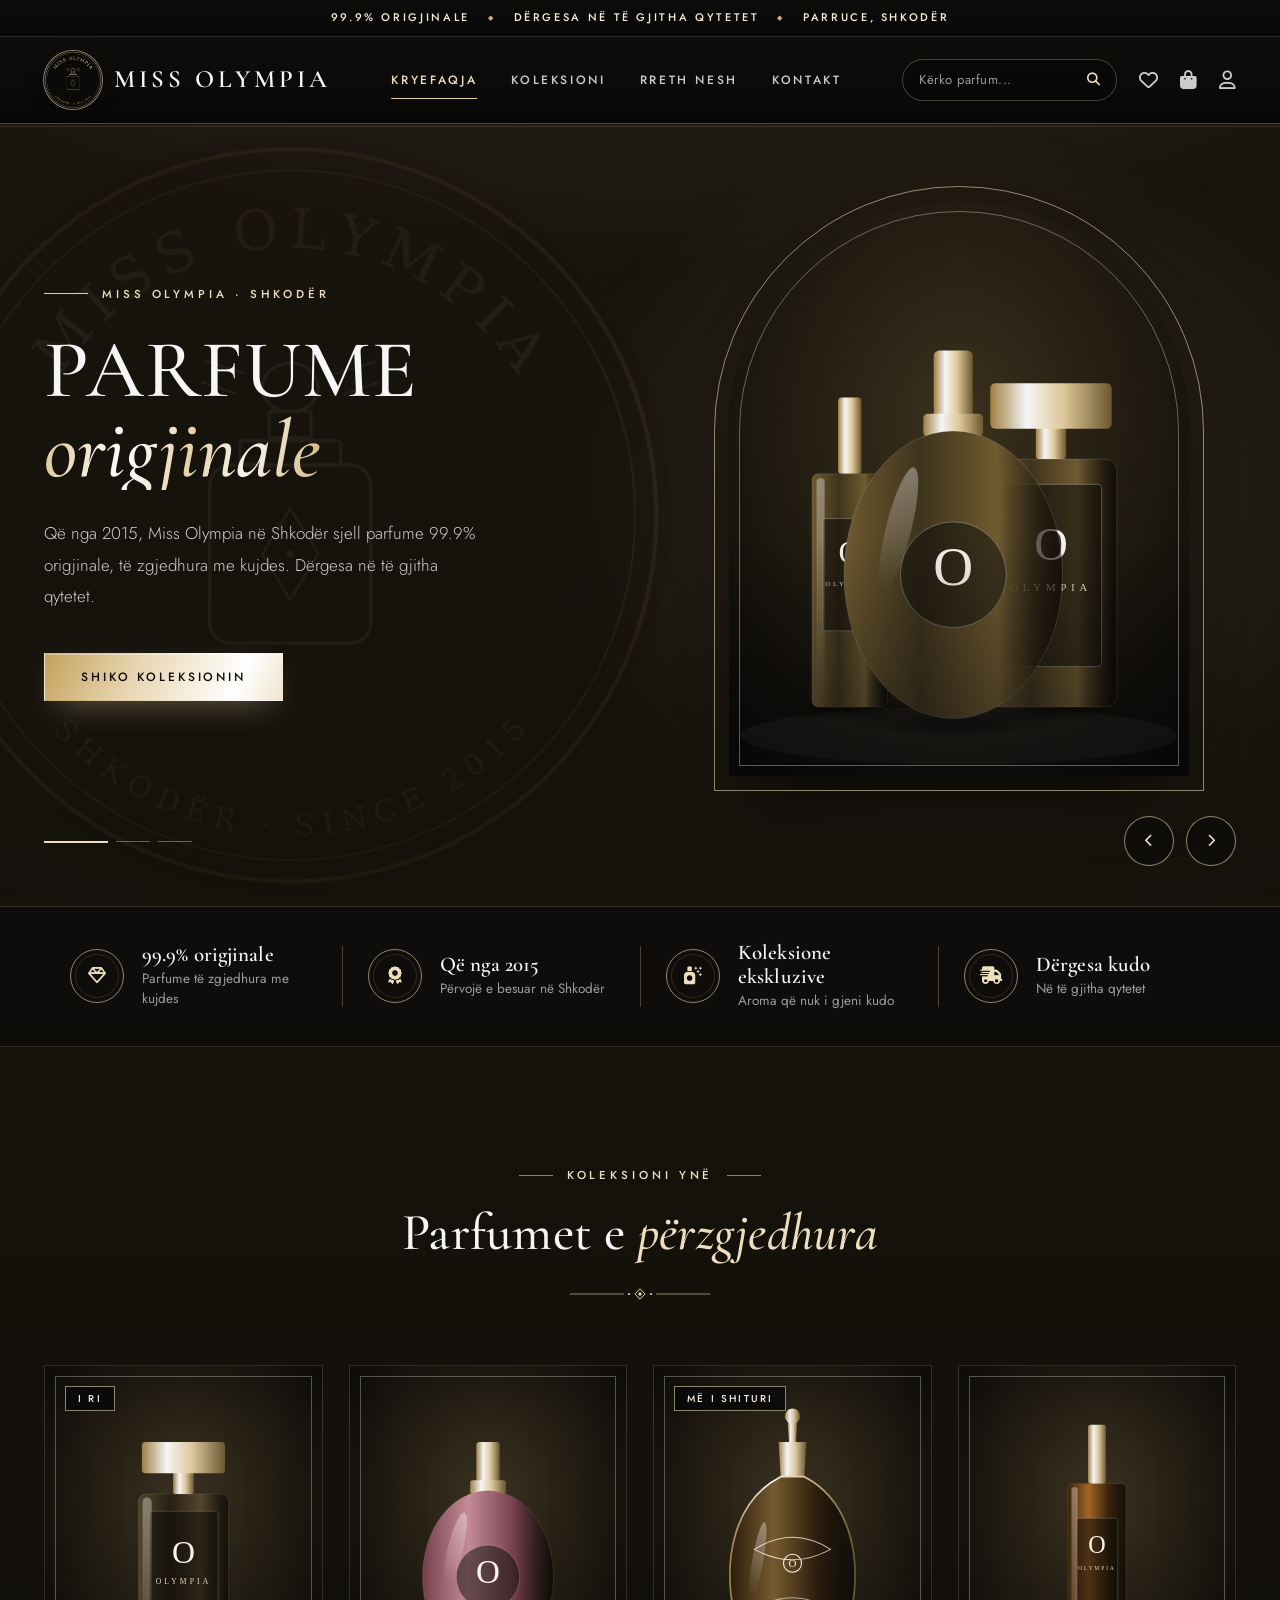
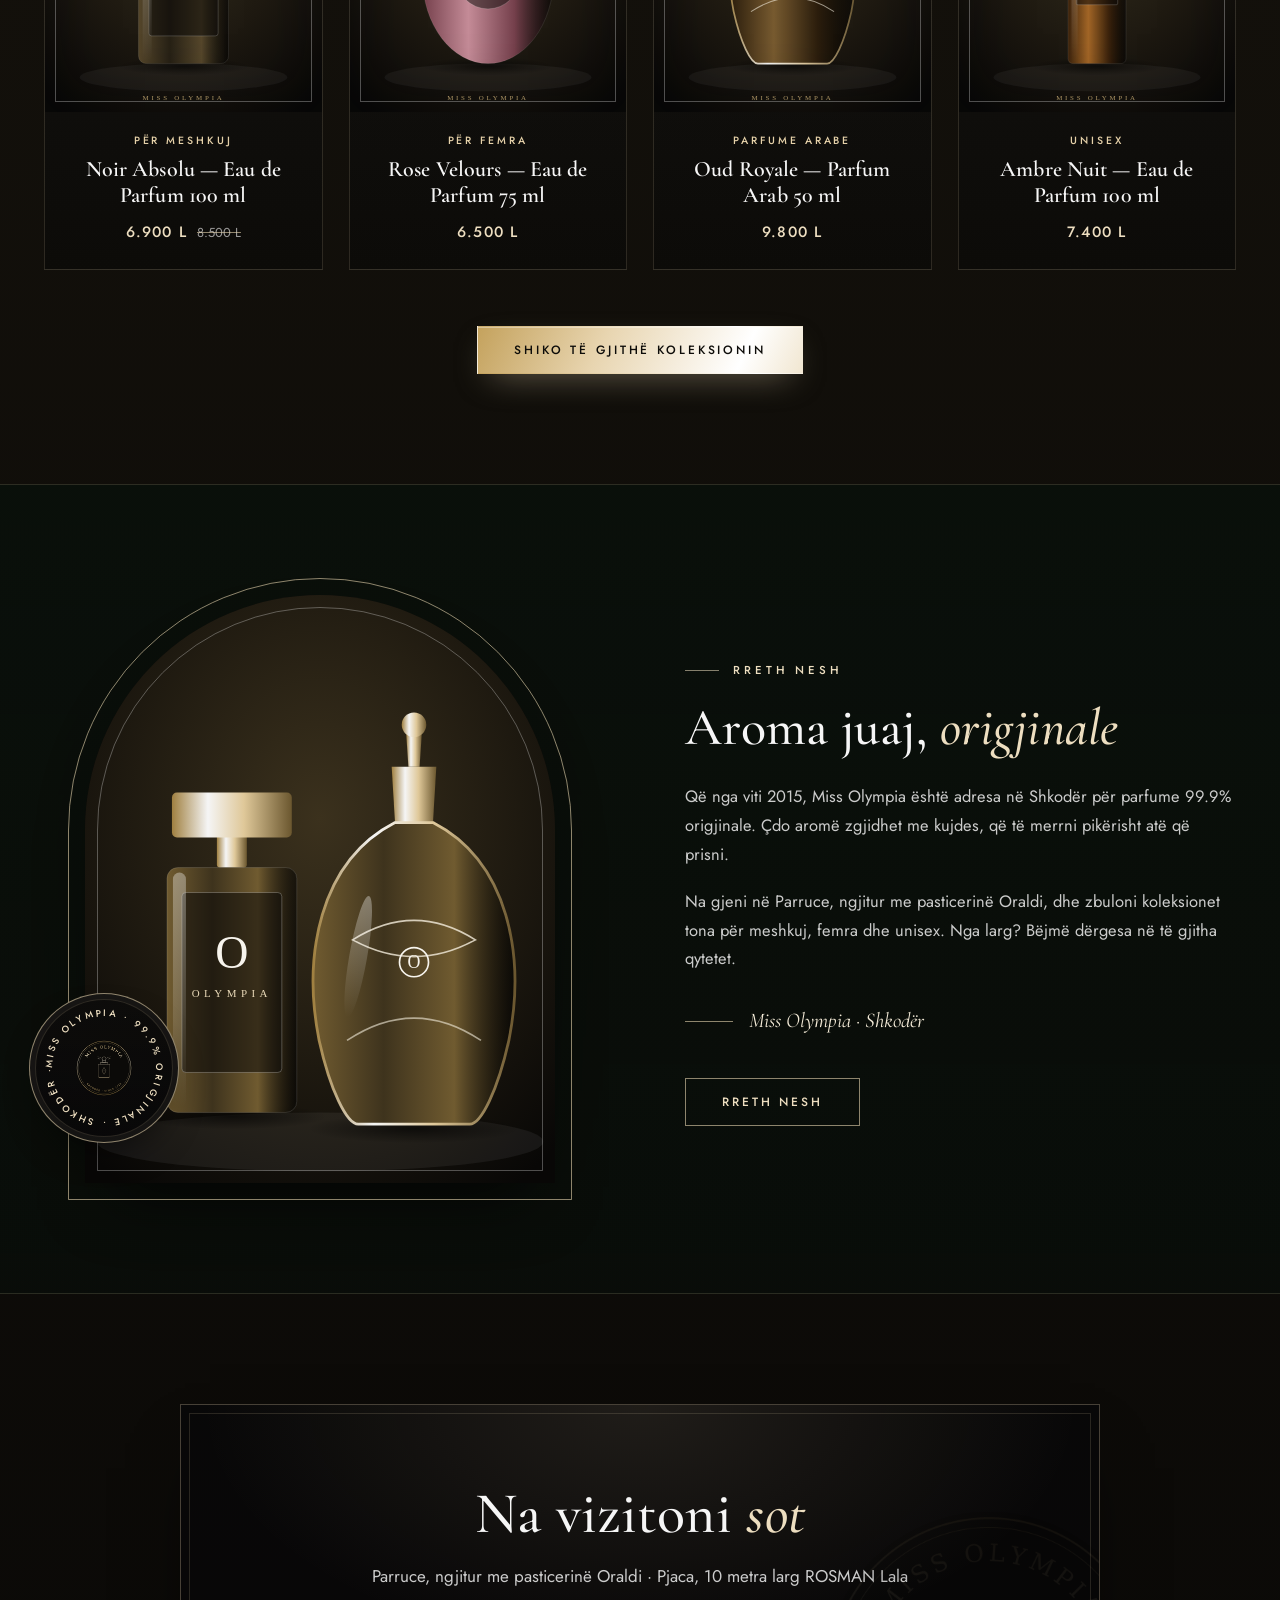
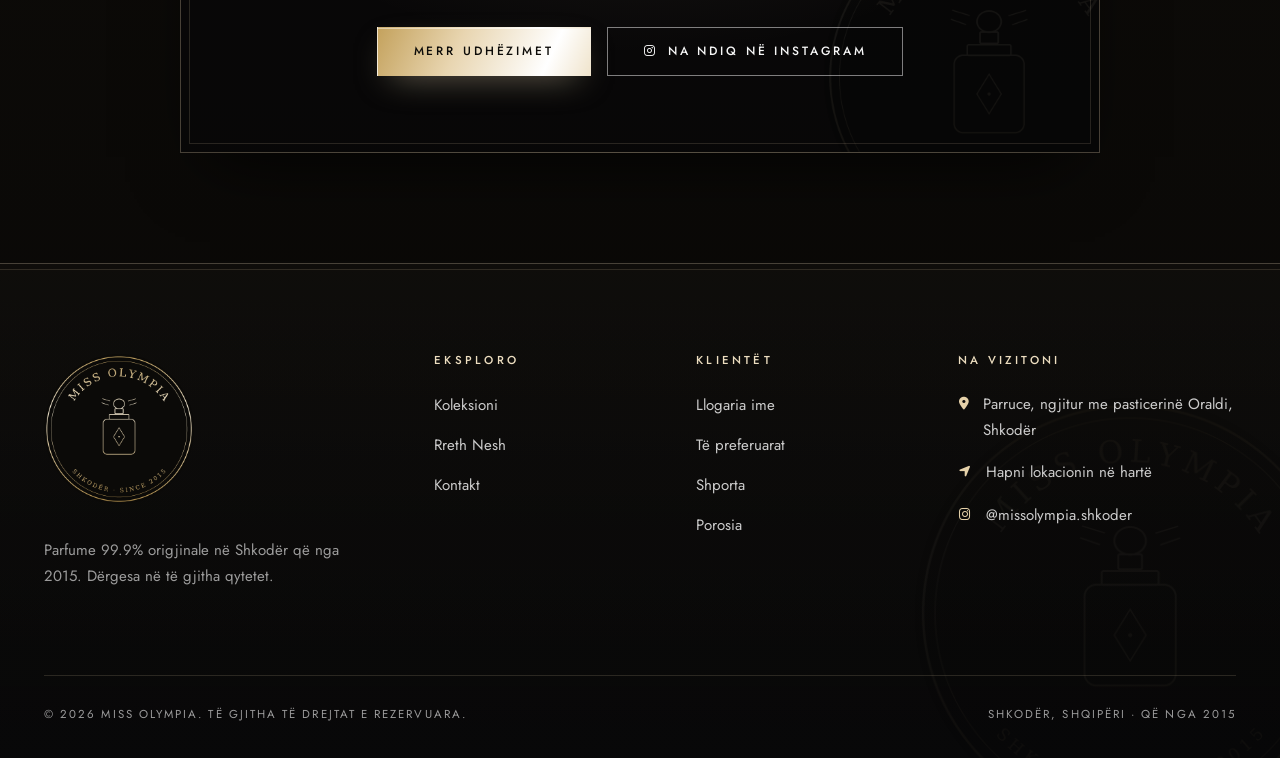
<file: index.html>
<!DOCTYPE html>
<html lang="sq">
<head>
    <meta charset="UTF-8">
    <meta name="viewport" content="width=device-width, initial-scale=1.0">
    <meta name="description" content="Miss Olympia Shkodër - parfume 99.9% origjinale që nga 2015. Parruce, pranë pasticerisë Oraldi. Dërgesa në të gjitha qytetet.">
    <meta name="theme-color" content="#0d0c09">
    <title>Miss Olympia | Parfume origjinale në Shkodër</title>
    <link rel="icon" type="image/png" href="images/brand/favicon.png">
    <link rel="apple-touch-icon" href="images/brand/apple-touch-icon.png">
    <link rel="preconnect" href="https://fonts.googleapis.com">
    <link rel="preconnect" href="https://fonts.gstatic.com" crossorigin>
    <link href="https://fonts.googleapis.com/css2?family=Cormorant+Garamond:ital,wght@0,400;0,500;0,600;0,700;1,400;1,500;1,600&family=Jost:wght@300;400;500;600&display=swap" rel="stylesheet">
    <link rel="stylesheet" href="https://cdnjs.cloudflare.com/ajax/libs/font-awesome/6.4.0/css/all.min.css">
    <link rel="stylesheet" href="styles.css">
    <script>document.documentElement.classList.add('js');</script>
</head>
<body>
    <div class="announcement-bar">
        <div class="container announcement-inner">
            <span>99.9% origjinale</span>
            <span class="announcement-sep" aria-hidden="true">&#9670;</span>
            <span>Dërgesa në të gjitha qytetet</span>
            <span class="announcement-sep" aria-hidden="true">&#9670;</span>
            <span>Parruce, Shkodër</span>
        </div>
    </div>

    <header class="header" id="header">
        <div class="container header-container">
            <a href="index.html" class="logo" aria-label="Miss Olympia - kryefaqja">
                <img src="images/brand/logo.png" alt="" class="logo-emblem" width="880" height="880">
                <span class="logo-wordmark">MISS OLYMPIA</span>
            </a>
            <nav class="nav" id="nav" aria-label="Menuja kryesore">
                <ul class="nav-list"><li><a href="index.html" class="nav-link active">Kryefaqja</a></li><li><a href="shop.html" class="nav-link">Koleksioni</a></li><li><a href="about.html" class="nav-link">Rreth Nesh</a></li><li><a href="contact.html" class="nav-link">Kontakt</a></li></ul>
            </nav>
            <div class="header-actions">
                <div class="search-box">
                    <input type="text" placeholder="Kërko parfum..." id="searchInput" aria-label="Kërko produkte">
                    <button class="search-btn" aria-label="Kërko"><i class="fas fa-search"></i></button>
                </div>
                <a href="wishlist.html" class="header-action-btn wishlist-btn" title="Të preferuarat">
                    <i class="far fa-heart"></i>
                    <span class="wishlist-count" id="wishlistCount">0</span>
                </a>
                <a href="cart.html" class="cart-icon" title="Shporta">
                    <i class="fas fa-shopping-bag"></i>
                    <span class="cart-count" id="cartCount">0</span>
                </a>
                <div class="account-wrapper">
                    <a href="account.html" class="header-action-btn account-btn" id="accountBtn" title="Llogaria ime">
                        <i class="far fa-user"></i>
                    </a>
                    <div class="account-dropdown">
                        <a href="account.html">Hyr</a>
                        <a href="account.html?action=register">Regjistrohu</a>
                        <div class="divider"></div>
                        <a href="wishlist.html">Të preferuarat</a>
                    </div>
                </div>
                <button class="mobile-menu-btn" id="mobileMenuBtn" aria-label="Hap menynë" aria-expanded="false" aria-controls="nav">
                    <span></span><span></span><span></span>
                </button>
            </div>
        </div>
    </header>

    <main>
        <h1 class="sr-only">Miss Olympia &mdash; Parfume 99.9% origjinale në Shkodër</h1>

        <section class="hero-slider" aria-label="Koleksionet kryesore">
            <img src="images/brand/logo.png" alt="" class="hero-watermark" aria-hidden="true">
            <div class="slider-container">
                <div class="slide active">
                    <div class="slide-content">
                        <span class="hero-badge">Miss Olympia &middot; Shkodër</span>
                        <h2 class="hero-title">Parfume<br><em>origjinale</em></h2>
                        <p class="hero-subtitle">Që nga 2015, Miss Olympia në Shkodër sjell parfume 99.9% origjinale, të zgjedhura me kujdes. Dërgesa në të gjitha qytetet.</p>
                        <div class="hero-buttons">
                            <a href="shop.html" class="btn btn-primary">Shiko koleksionin</a>
                        </div>
                    </div>
                    <div class="slide-image">
                        <img src="images/hero-aroma.svg" alt="Koleksioni i parfumeve Miss Olympia" style="object-position: 50% center;">
                    </div>
                </div>
                <div class="slide">
                    <div class="slide-content">
                        <span class="hero-badge">Koleksione ekskluzive</span>
                        <h2 class="hero-title">Parfume<br><em>ekskluzive</em></h2>
                        <p class="hero-subtitle">Nga aromat orientale me oud e ambër, te parfumet moderne floreale dhe të freskëta. Gjeni aromën që ju përfaqëson.</p>
                        <div class="hero-buttons">
                            <a href="shop.html?category=arabe" class="btn btn-primary">Parfume Arabe</a>
                        </div>
                    </div>
                    <div class="slide-image">
                        <img src="images/hero-exclusive.svg" alt="Koleksioni i parfumeve Miss Olympia" style="object-position: 50% center;">
                    </div>
                </div>
                <div class="slide">
                    <div class="slide-content">
                        <span class="hero-badge">Dërgesa në të gjitha qytetet</span>
                        <h2 class="hero-title">Dërgesë<br><em>në çdo qytet</em></h2>
                        <p class="hero-subtitle">Na vizitoni në Shkodër ose porositni nga shtëpia: e dërgojmë parfumin tuaj në çdo qytet.</p>
                        <div class="hero-buttons">
                            <a href="shop.html?category=set" class="btn btn-primary">Sete Dhuratë</a>
                        </div>
                    </div>
                    <div class="slide-image">
                        <img src="images/hero-quality.svg" alt="Koleksioni i parfumeve Miss Olympia" style="object-position: 50% center;">
                    </div>
                </div>
            </div>
            <div class="slider-controls">
                <button class="prev-slide" aria-label="Slajdi paraprak"><i class="fas fa-chevron-left"></i></button>
                <button class="next-slide" aria-label="Slajdi tjetër"><i class="fas fa-chevron-right"></i></button>
            </div>
            <div class="slider-dots">
                <span class="dot active"></span>
                <span class="dot"></span>
                <span class="dot"></span>
            </div>
        </section>

        <section class="features-strip" aria-label="Pse Miss Olympia">
            <div class="container">
                <div class="features-grid">
                    <div class="feature-card">
                        <div class="feature-icon"><i class="far fa-gem"></i></div>
                        <div><h3>99.9% origjinale</h3><p>Parfume të zgjedhura me kujdes</p></div>
                    </div>
                    <div class="feature-card">
                        <div class="feature-icon"><i class="fas fa-award"></i></div>
                        <div><h3>Që nga 2015</h3><p>Përvojë e besuar në Shkodër</p></div>
                    </div>
                    <div class="feature-card">
                        <div class="feature-icon"><i class="fas fa-spray-can-sparkles"></i></div>
                        <div><h3>Koleksione ekskluzive</h3><p>Aroma që nuk i gjeni kudo</p></div>
                    </div>
                    <div class="feature-card">
                        <div class="feature-icon"><i class="fas fa-truck-fast"></i></div>
                        <div><h3>Dërgesa kudo</h3><p>Në të gjitha qytetet</p></div>
                    </div>
                </div>
            </div>
        </section>

        <section class="products section">
            <div class="container">
                <div class="section-header reveal">
                    <span class="section-subtitle">Koleksioni ynë</span>
                    <h2 class="section-title">Parfumet e <em>përzgjedhura</em></h2>
                </div>
                <div class="products-grid" id="featuredProducts"></div>
                <div class="text-center mt-40">
                    <a href="shop.html" class="btn btn-primary">Shiko të gjithë koleksionin</a>
                </div>
            </div>
        </section>

        <section class="about-preview section bg-light">
            <div class="container">
                <div class="about-grid">
                    <div class="about-images reveal">
                        <div class="arch-frame">
                            <img src="images/about-store.svg" alt="Parfume Miss Olympia Shkodër" class="about-img-main" loading="lazy">
                        </div>
                        <div class="seal" aria-hidden="true">
                            <svg viewBox="0 0 200 200">
                                <defs>
                                    <path id="sealPath" d="M100,100 m-80,0 a80,80 0 1,1 160,0 a80,80 0 1,1 -160,0"></path>
                                </defs>
                                <text><textPath href="#sealPath" xlink:href="#sealPath" textLength="500" lengthAdjust="spacing">MISS OLYMPIA &middot; 99.9% ORIGJINALE &middot; SHKODËR &middot;</textPath></text>
                            </svg>
                            <img src="images/brand/logo.png" alt="">
                        </div>
                    </div>
                    <div class="about-content reveal" data-delay="1">
                        <span class="section-subtitle">Rreth nesh</span>
                        <h2 class="section-title">Aroma juaj, <em>origjinale</em></h2>
                        <p>Që nga viti 2015, Miss Olympia është adresa në Shkodër për parfume 99.9% origjinale. Çdo aromë zgjidhet me kujdes, që të merrni pikërisht atë që prisni.</p>
                        <p>Na gjeni në Parruce, ngjitur me pasticerinë Oraldi, dhe zbuloni koleksionet tona për meshkuj, femra dhe unisex. Nga larg? Bëjmë dërgesa në të gjitha qytetet.</p>
                        <div class="about-signature">Miss Olympia &middot; Shkodër</div>
                        <a href="about.html" class="btn btn-secondary">Rreth nesh</a>
                    </div>
                </div>
            </div>
        </section>

        <section class="cta section">
            <div class="container">
                <div class="cta-content reveal">
                    <h2>Na vizitoni <em>sot</em></h2>
                    <p>Parruce, ngjitur me pasticerinë Oraldi &middot; Pjaca, 10 metra larg ROSMAN Lala</p>
                    <div class="cta-buttons">
                        <a href="https://www.google.com/maps/search/?api=1&amp;query=Oraldi+Shkoder" target="_blank" rel="noopener" class="btn btn-primary">Merr udhëzimet</a>
                        <a href="https://www.instagram.com/missolympia.shkoder/" target="_blank" rel="noopener" class="btn btn-outline"><i class="fab fa-instagram"></i> Na ndiq në Instagram</a>
                    </div>
                </div>
            </div>
        </section>
    </main>

    <footer class="footer">
        <div class="container">
            <div class="footer-grid">
                <div class="footer-brand">
                    <a href="index.html" class="footer-logo" aria-label="Miss Olympia - kryefaqja">
                        <img src="images/brand/logo.png" alt="Miss Olympia" width="880" height="880" loading="lazy">
                    </a>
                    <p>Parfume 99.9% origjinale në Shkodër që nga 2015. Dërgesa në të gjitha qytetet.</p>
                </div>

                <div class="footer-links">
                    <h3>Eksploro</h3>
                    <ul>
                        <li><a href="shop.html">Koleksioni</a></li>
                        <li><a href="about.html">Rreth Nesh</a></li>
                        <li><a href="contact.html">Kontakt</a></li>
                    </ul>
                </div>

                <div class="footer-links">
                    <h3>Klientët</h3>
                    <ul>
                        <li><a href="account.html">Llogaria ime</a></li>
                        <li><a href="wishlist.html">Të preferuarat</a></li>
                        <li><a href="cart.html">Shporta</a></li>
                        <li><a href="checkout.html">Porosia</a></li>
                    </ul>
                </div>

                <div class="footer-contact">
                    <h3>Na vizitoni</h3>
                    <ul class="contact-list">
                        <li><i class="fas fa-map-marker-alt"></i> Parruce, ngjitur me pasticerinë Oraldi, Shkodër</li>
                        <li><i class="fas fa-location-arrow"></i> <a href="https://www.google.com/maps/search/?api=1&amp;query=Oraldi+Shkoder" target="_blank" rel="noopener">Hapni lokacionin në hartë</a></li>
                        <li><i class="fab fa-instagram"></i> <a href="https://www.instagram.com/missolympia.shkoder/" target="_blank" rel="noopener">@missolympia.shkoder</a></li>
                    </ul>
                </div>
            </div>

            <div class="footer-bottom">
                <p>&copy; 2026 Miss Olympia. Të gjitha të drejtat e rezervuara.</p>
                <p>Shkodër, Shqipëri &middot; Që nga 2015</p>
            </div>
        </div>
    </footer>

    <nav class="mobile-bottom-nav" aria-label="Navigim i shpejtë">
        <div class="mobile-nav-container">
            <a href="index.html" class="mobile-nav-item active">
                <i class="fas fa-home"></i>
                <span>Kryefaqja</span>
            </a>
            <a href="shop.html" class="mobile-nav-item">
                <i class="fas fa-spray-can-sparkles"></i>
                <span>Koleksioni</span>
            </a>
            <a href="wishlist.html" class="mobile-nav-item wishlist-btn">
                <i class="fas fa-heart"></i>
                <span>Të preferuarat</span>
            </a>
            <a href="cart.html" class="mobile-nav-item">
                <i class="fas fa-shopping-bag"></i>
                <span>Shporta</span>
                <span class="cart-count">0</span>
            </a>
            <a href="account.html" class="mobile-nav-item account-btn">
                <i class="fas fa-user"></i>
                <span>Llogaria</span>
            </a>
        </div>
    </nav>

    <script src="script.js"></script>

</body>
</html>
</file>
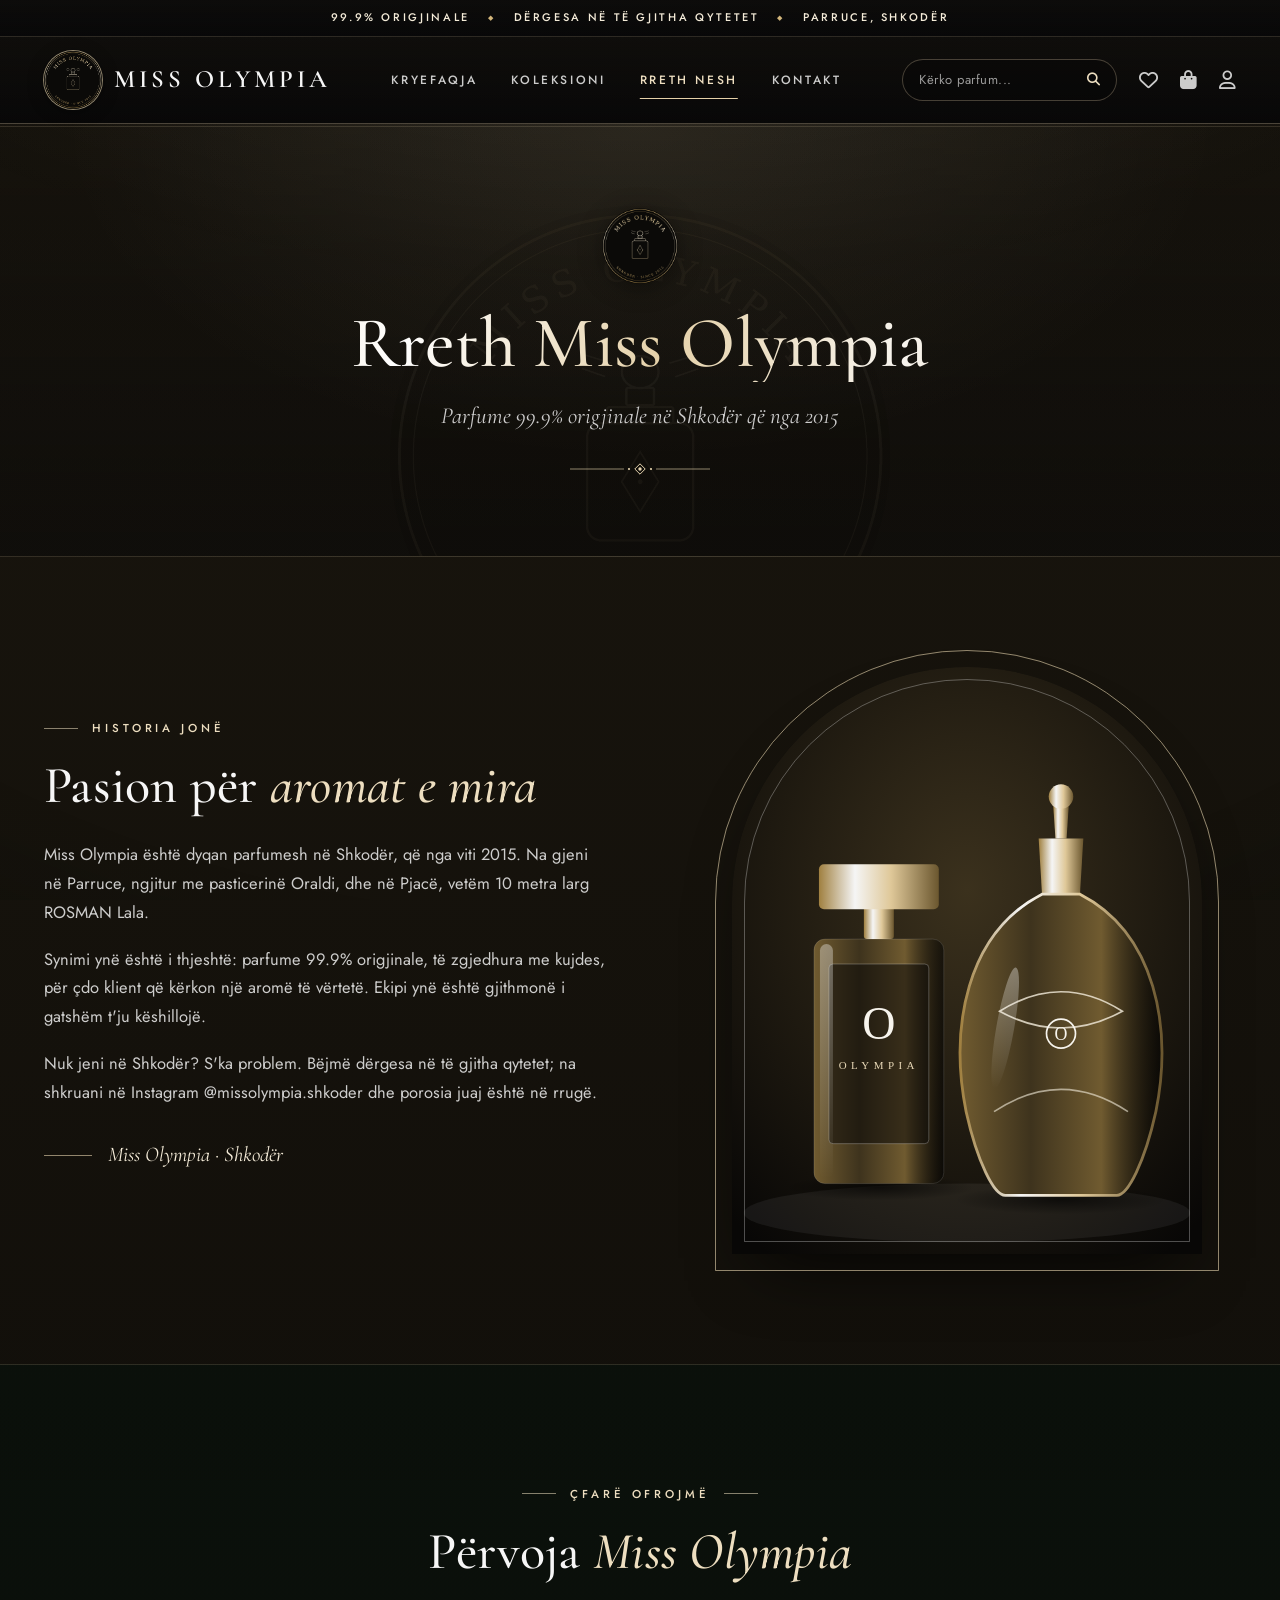
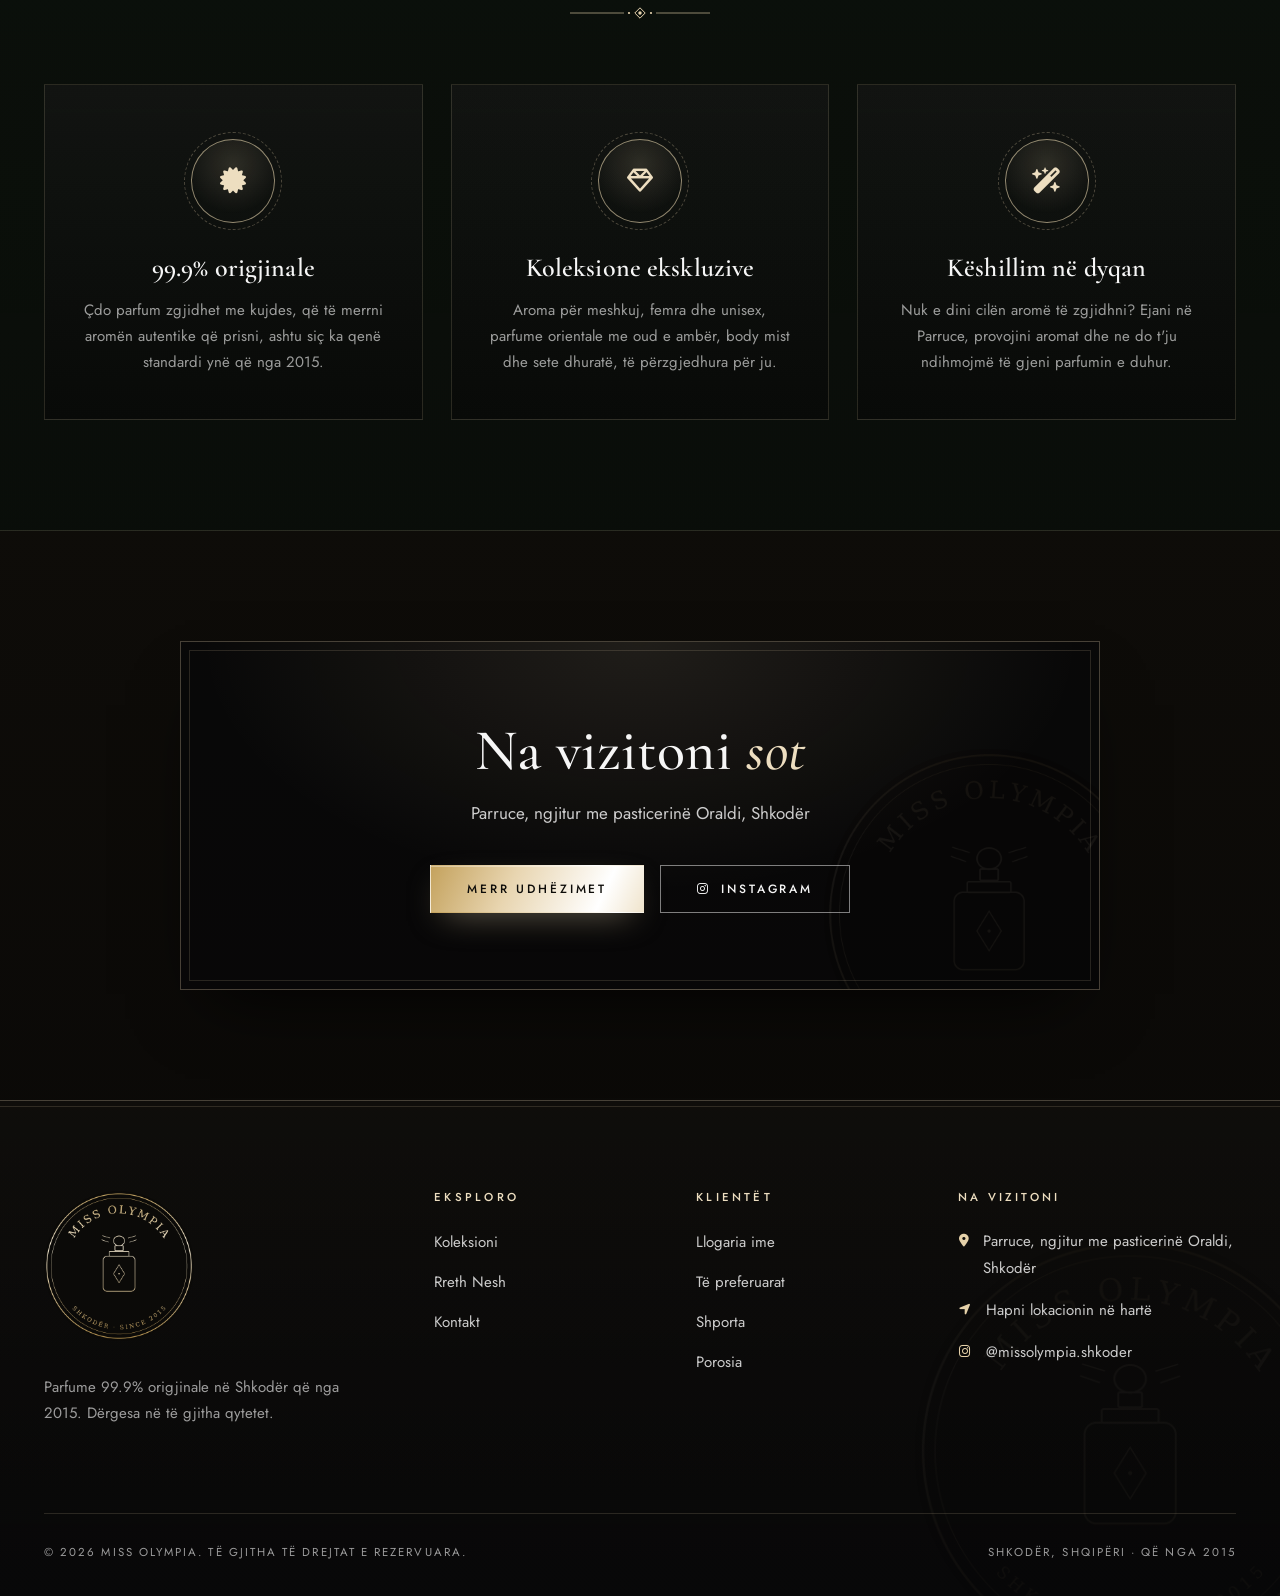
<file: about.html>
<!DOCTYPE html>
<html lang="sq">
<head>
    <meta charset="UTF-8">
    <meta name="viewport" content="width=device-width, initial-scale=1.0">
    <meta name="description" content="Miss Olympia Shkodër - parfume 99.9% origjinale që nga 2015. Parruce, pranë pasticerisë Oraldi. Dërgesa në të gjitha qytetet.">
    <meta name="theme-color" content="#0d0c09">
    <title>Rreth Nesh | Miss Olympia Shkodër</title>
    <link rel="icon" type="image/png" href="images/brand/favicon.png">
    <link rel="apple-touch-icon" href="images/brand/apple-touch-icon.png">
    <link rel="preconnect" href="https://fonts.googleapis.com">
    <link rel="preconnect" href="https://fonts.gstatic.com" crossorigin>
    <link href="https://fonts.googleapis.com/css2?family=Cormorant+Garamond:ital,wght@0,400;0,500;0,600;0,700;1,400;1,500;1,600&family=Jost:wght@300;400;500;600&display=swap" rel="stylesheet">
    <link rel="stylesheet" href="https://cdnjs.cloudflare.com/ajax/libs/font-awesome/6.4.0/css/all.min.css">
    <link rel="stylesheet" href="styles.css">
    <script>document.documentElement.classList.add('js');</script>
</head>
<body>
    <div class="announcement-bar">
        <div class="container announcement-inner">
            <span>99.9% origjinale</span>
            <span class="announcement-sep" aria-hidden="true">&#9670;</span>
            <span>Dërgesa në të gjitha qytetet</span>
            <span class="announcement-sep" aria-hidden="true">&#9670;</span>
            <span>Parruce, Shkodër</span>
        </div>
    </div>

    <header class="header" id="header">
        <div class="container header-container">
            <a href="index.html" class="logo" aria-label="Miss Olympia - kryefaqja">
                <img src="images/brand/logo.png" alt="" class="logo-emblem" width="880" height="880">
                <span class="logo-wordmark">MISS OLYMPIA</span>
            </a>
            <nav class="nav" id="nav" aria-label="Menuja kryesore">
                <ul class="nav-list"><li><a href="index.html" class="nav-link">Kryefaqja</a></li><li><a href="shop.html" class="nav-link">Koleksioni</a></li><li><a href="about.html" class="nav-link active">Rreth Nesh</a></li><li><a href="contact.html" class="nav-link">Kontakt</a></li></ul>
            </nav>
            <div class="header-actions">
                <div class="search-box">
                    <input type="text" placeholder="Kërko parfum..." id="searchInput" aria-label="Kërko produkte">
                    <button class="search-btn" aria-label="Kërko"><i class="fas fa-search"></i></button>
                </div>
                <a href="wishlist.html" class="header-action-btn wishlist-btn" title="Të preferuarat">
                    <i class="far fa-heart"></i>
                    <span class="wishlist-count" id="wishlistCount">0</span>
                </a>
                <a href="cart.html" class="cart-icon" title="Shporta">
                    <i class="fas fa-shopping-bag"></i>
                    <span class="cart-count" id="cartCount">0</span>
                </a>
                <div class="account-wrapper">
                    <a href="account.html" class="header-action-btn account-btn" id="accountBtn" title="Llogaria ime">
                        <i class="far fa-user"></i>
                    </a>
                    <div class="account-dropdown">
                        <a href="account.html">Hyr</a>
                        <a href="account.html?action=register">Regjistrohu</a>
                        <div class="divider"></div>
                        <a href="wishlist.html">Të preferuarat</a>
                    </div>
                </div>
                <button class="mobile-menu-btn" id="mobileMenuBtn" aria-label="Hap menynë" aria-expanded="false" aria-controls="nav">
                    <span></span><span></span><span></span>
                </button>
            </div>
        </div>
    </header>

    <main>
        <section class="page-header">
            <div class="container">
                <img src="images/brand/logo.png" alt="" class="page-emblem" aria-hidden="true">
                <h1>Rreth Miss Olympia</h1>
                <p>Parfume 99.9% origjinale në Shkodër që nga 2015</p>
            </div>
        </section>
        <section class="section">
            <div class="container">
                <div class="about-story">
                    <div class="about-content reveal">
                        <span class="section-subtitle">Historia jonë</span>
                        <h2 class="section-title">Pasion për <em>aromat e mira</em></h2>
                        <p>Miss Olympia është dyqan parfumesh në Shkodër, që nga viti 2015. Na gjeni në Parruce, ngjitur me pasticerinë Oraldi, dhe në Pjacë, vetëm 10 metra larg ROSMAN Lala.</p>
                        <p>Synimi ynë është i thjeshtë: parfume 99.9% origjinale, të zgjedhura me kujdes, për çdo klient që kërkon një aromë të vërtetë. Ekipi ynë është gjithmonë i gatshëm t'ju këshillojë.</p>
                        <p>Nuk jeni në Shkodër? S'ka problem. Bëjmë dërgesa në të gjitha qytetet; na shkruani në Instagram <a href="https://www.instagram.com/missolympia.shkoder/" target="_blank" rel="noopener">@missolympia.shkoder</a> dhe porosia juaj është në rrugë.</p>
                        <div class="about-signature">Miss Olympia &middot; Shkodër</div>
                    </div>
                    <div class="about-images reveal" data-delay="1">
                        <div class="arch-frame">
                            <img src="images/about-store.svg" alt="Miss Olympia" loading="lazy">
                        </div>
                    </div>
                </div>
            </div>
        </section>

        <section class="section bg-light">
            <div class="container">
                <div class="section-header reveal">
                    <span class="section-subtitle">Çfarë ofrojmë</span>
                    <h2 class="section-title">Përvoja <em>Miss Olympia</em></h2>
                </div>
                <div class="services-grid">
                    <div class="service-card reveal">
                        <div class="service-icon"><i class="fas fa-certificate"></i></div>
                        <h3>99.9% origjinale</h3>
                        <p>Çdo parfum zgjidhet me kujdes, që të merrni aromën autentike që prisni, ashtu siç ka qenë standardi ynë që nga 2015.</p>
                    </div>
                    <div class="service-card reveal" data-delay="1">
                        <div class="service-icon"><i class="far fa-gem"></i></div>
                        <h3>Koleksione ekskluzive</h3>
                        <p>Aroma për meshkuj, femra dhe unisex, parfume orientale me oud e ambër, body mist dhe sete dhuratë, të përzgjedhura për ju.</p>
                    </div>
                    <div class="service-card reveal" data-delay="2">
                        <div class="service-icon"><i class="fas fa-wand-magic-sparkles"></i></div>
                        <h3>Këshillim në dyqan</h3>
                        <p>Nuk e dini cilën aromë të zgjidhni? Ejani në Parruce, provojini aromat dhe ne do t'ju ndihmojmë të gjeni parfumin e duhur.</p>
                    </div>
                </div>
            </div>
        </section>

        <section class="cta section">
            <div class="container">
                <div class="cta-content reveal">
                    <h2>Na vizitoni <em>sot</em></h2>
                    <p>Parruce, ngjitur me pasticerinë Oraldi, Shkodër</p>
                    <div class="cta-buttons">
                        <a href="https://www.google.com/maps/search/?api=1&amp;query=Oraldi+Shkoder" target="_blank" rel="noopener" class="btn btn-primary">Merr udhëzimet</a>
                        <a href="https://www.instagram.com/missolympia.shkoder/" target="_blank" rel="noopener" class="btn btn-outline"><i class="fab fa-instagram"></i> Instagram</a>
                    </div>
                </div>
            </div>
        </section>
    </main>

    <footer class="footer">
        <div class="container">
            <div class="footer-grid">
                <div class="footer-brand">
                    <a href="index.html" class="footer-logo" aria-label="Miss Olympia - kryefaqja">
                        <img src="images/brand/logo.png" alt="Miss Olympia" width="880" height="880" loading="lazy">
                    </a>
                    <p>Parfume 99.9% origjinale në Shkodër që nga 2015. Dërgesa në të gjitha qytetet.</p>
                </div>

                <div class="footer-links">
                    <h3>Eksploro</h3>
                    <ul>
                        <li><a href="shop.html">Koleksioni</a></li>
                        <li><a href="about.html">Rreth Nesh</a></li>
                        <li><a href="contact.html">Kontakt</a></li>
                    </ul>
                </div>

                <div class="footer-links">
                    <h3>Klientët</h3>
                    <ul>
                        <li><a href="account.html">Llogaria ime</a></li>
                        <li><a href="wishlist.html">Të preferuarat</a></li>
                        <li><a href="cart.html">Shporta</a></li>
                        <li><a href="checkout.html">Porosia</a></li>
                    </ul>
                </div>

                <div class="footer-contact">
                    <h3>Na vizitoni</h3>
                    <ul class="contact-list">
                        <li><i class="fas fa-map-marker-alt"></i> Parruce, ngjitur me pasticerinë Oraldi, Shkodër</li>
                        <li><i class="fas fa-location-arrow"></i> <a href="https://www.google.com/maps/search/?api=1&amp;query=Oraldi+Shkoder" target="_blank" rel="noopener">Hapni lokacionin në hartë</a></li>
                        <li><i class="fab fa-instagram"></i> <a href="https://www.instagram.com/missolympia.shkoder/" target="_blank" rel="noopener">@missolympia.shkoder</a></li>
                    </ul>
                </div>
            </div>

            <div class="footer-bottom">
                <p>&copy; 2026 Miss Olympia. Të gjitha të drejtat e rezervuara.</p>
                <p>Shkodër, Shqipëri &middot; Që nga 2015</p>
            </div>
        </div>
    </footer>

    <nav class="mobile-bottom-nav" aria-label="Navigim i shpejtë">
        <div class="mobile-nav-container">
            <a href="index.html" class="mobile-nav-item">
                <i class="fas fa-home"></i>
                <span>Kryefaqja</span>
            </a>
            <a href="shop.html" class="mobile-nav-item">
                <i class="fas fa-spray-can-sparkles"></i>
                <span>Koleksioni</span>
            </a>
            <a href="wishlist.html" class="mobile-nav-item wishlist-btn">
                <i class="fas fa-heart"></i>
                <span>Të preferuarat</span>
            </a>
            <a href="cart.html" class="mobile-nav-item">
                <i class="fas fa-shopping-bag"></i>
                <span>Shporta</span>
                <span class="cart-count">0</span>
            </a>
            <a href="account.html" class="mobile-nav-item account-btn">
                <i class="fas fa-user"></i>
                <span>Llogaria</span>
            </a>
        </div>
    </nav>

    <script src="script.js"></script>

</body>
</html>
</file>
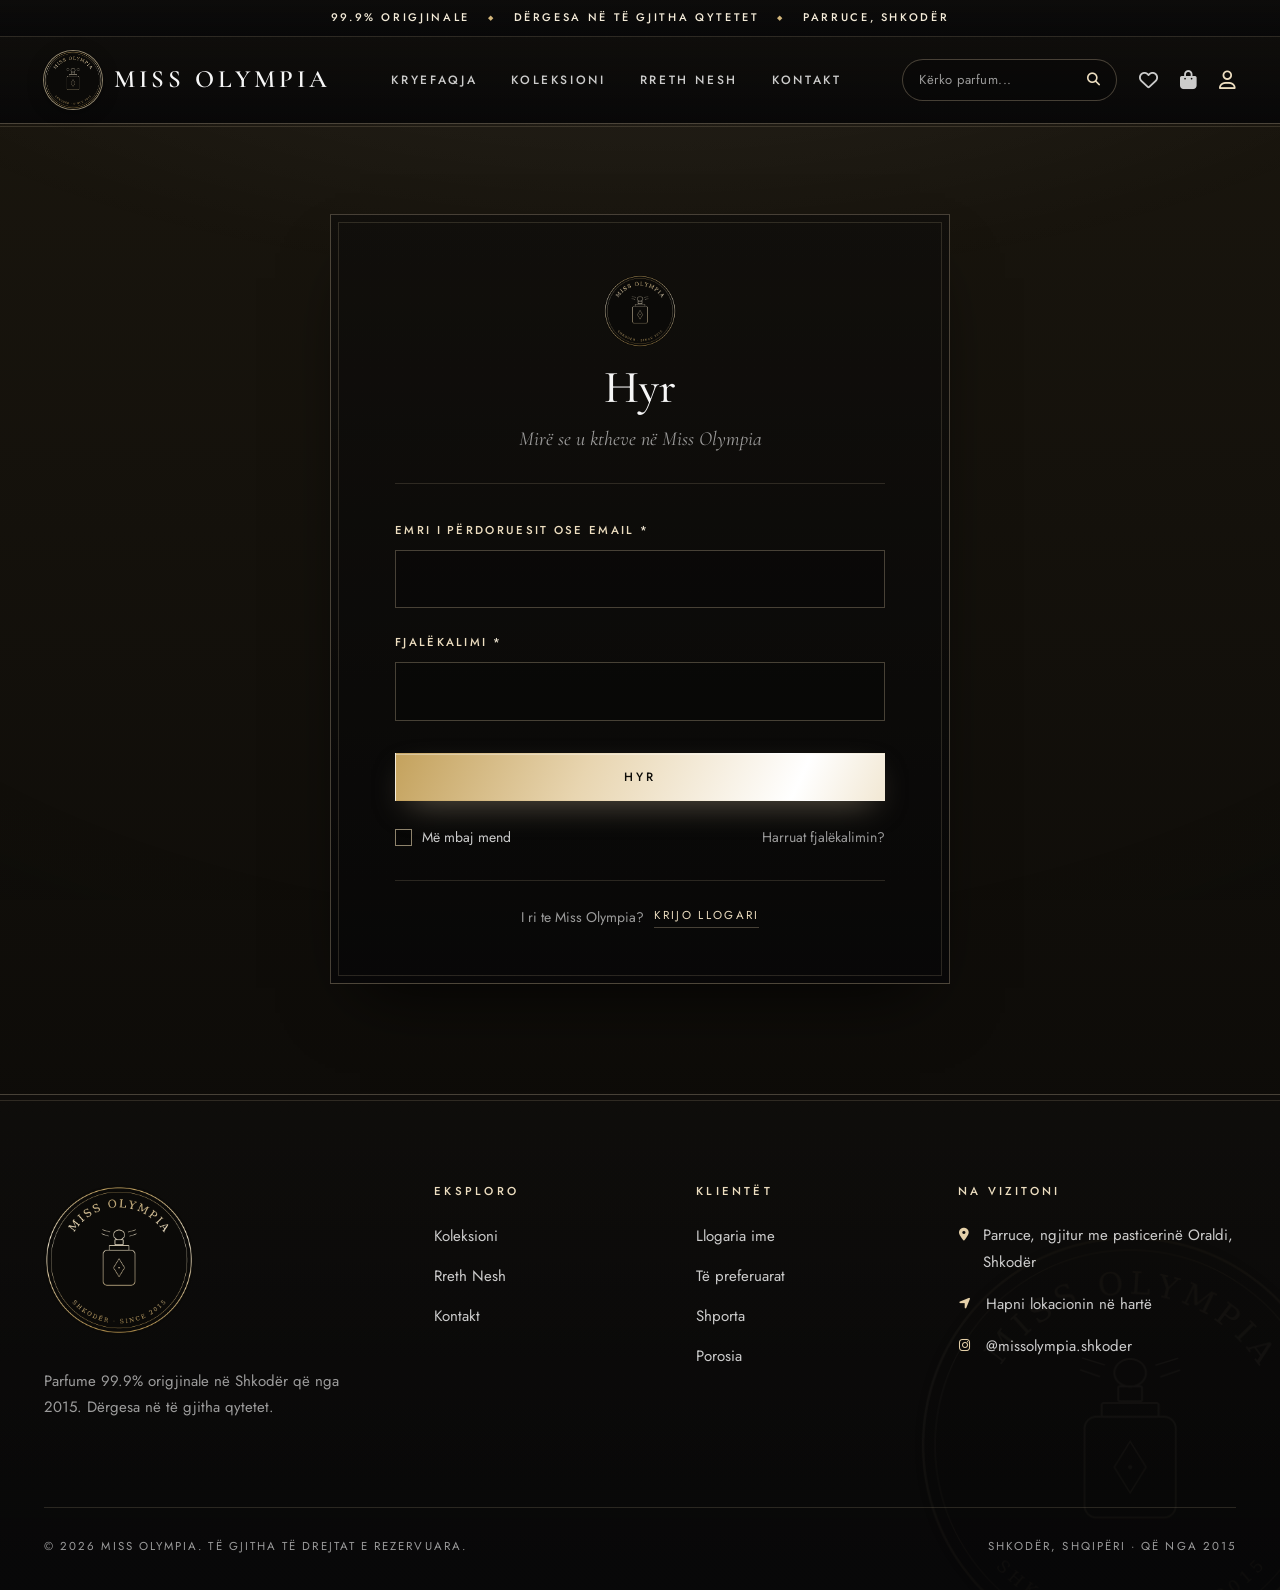
<file: account.html>
<!DOCTYPE html>
<html lang="sq">
<head>
    <meta charset="UTF-8">
    <meta name="viewport" content="width=device-width, initial-scale=1.0">
    <meta name="description" content="Miss Olympia Shkodër - parfume 99.9% origjinale që nga 2015. Parruce, pranë pasticerisë Oraldi. Dërgesa në të gjitha qytetet.">
    <meta name="theme-color" content="#0d0c09">
    <title>Llogaria | Miss Olympia</title>
    <link rel="icon" type="image/png" href="images/brand/favicon.png">
    <link rel="apple-touch-icon" href="images/brand/apple-touch-icon.png">
    <link rel="preconnect" href="https://fonts.googleapis.com">
    <link rel="preconnect" href="https://fonts.gstatic.com" crossorigin>
    <link href="https://fonts.googleapis.com/css2?family=Cormorant+Garamond:ital,wght@0,400;0,500;0,600;0,700;1,400;1,500;1,600&family=Jost:wght@300;400;500;600&display=swap" rel="stylesheet">
    <link rel="stylesheet" href="https://cdnjs.cloudflare.com/ajax/libs/font-awesome/6.4.0/css/all.min.css">
    <link rel="stylesheet" href="styles.css">
    <script>document.documentElement.classList.add('js');</script>
</head>
<body>
    <div class="announcement-bar">
        <div class="container announcement-inner">
            <span>99.9% origjinale</span>
            <span class="announcement-sep" aria-hidden="true">&#9670;</span>
            <span>Dërgesa në të gjitha qytetet</span>
            <span class="announcement-sep" aria-hidden="true">&#9670;</span>
            <span>Parruce, Shkodër</span>
        </div>
    </div>

    <header class="header" id="header">
        <div class="container header-container">
            <a href="index.html" class="logo" aria-label="Miss Olympia - kryefaqja">
                <img src="images/brand/logo.png" alt="" class="logo-emblem" width="880" height="880">
                <span class="logo-wordmark">MISS OLYMPIA</span>
            </a>
            <nav class="nav" id="nav" aria-label="Menuja kryesore">
                <ul class="nav-list"><li><a href="index.html" class="nav-link">Kryefaqja</a></li><li><a href="shop.html" class="nav-link">Koleksioni</a></li><li><a href="about.html" class="nav-link">Rreth Nesh</a></li><li><a href="contact.html" class="nav-link">Kontakt</a></li></ul>
            </nav>
            <div class="header-actions">
                <div class="search-box">
                    <input type="text" placeholder="Kërko parfum..." id="searchInput" aria-label="Kërko produkte">
                    <button class="search-btn" aria-label="Kërko"><i class="fas fa-search"></i></button>
                </div>
                <a href="wishlist.html" class="header-action-btn wishlist-btn" title="Të preferuarat">
                    <i class="far fa-heart"></i>
                    <span class="wishlist-count" id="wishlistCount">0</span>
                </a>
                <a href="cart.html" class="cart-icon" title="Shporta">
                    <i class="fas fa-shopping-bag"></i>
                    <span class="cart-count" id="cartCount">0</span>
                </a>
                <div class="account-wrapper">
                    <a href="account.html" class="header-action-btn account-btn active" id="accountBtn" title="Llogaria ime">
                        <i class="far fa-user"></i>
                    </a>
                    <div class="account-dropdown">
                        <a href="account.html">Hyr</a>
                        <a href="account.html?action=register">Regjistrohu</a>
                        <div class="divider"></div>
                        <a href="wishlist.html">Të preferuarat</a>
                    </div>
                </div>
                <button class="mobile-menu-btn" id="mobileMenuBtn" aria-label="Hap menynë" aria-expanded="false" aria-controls="nav">
                    <span></span><span></span><span></span>
                </button>
            </div>
        </div>
    </header>

    <main>
        <section class="account-page-section">
            <div class="container">
                <div class="auth-container" id="loginContainer">
                    <div class="auth-header">
                        <img src="images/brand/logo.png" alt="" class="auth-emblem" aria-hidden="true">
                        <h1>Hyr</h1>
                        <p class="auth-lead">Mirë se u ktheve në Miss Olympia</p>
                    </div>
                    <form id="mainLoginForm">
                        <div class="auth-form-group">
                            <label for="username">Emri i përdoruesit ose email <span>*</span></label>
                            <input type="text" id="username" class="auth-input" required>
                        </div>
                        <div class="auth-form-group">
                            <label for="password">Fjalëkalimi <span>*</span></label>
                            <input type="password" id="password" class="auth-input" required>
                        </div>
                        <button type="submit" class="btn btn-primary btn-full auth-submit-btn">Hyr</button>
                        <div class="auth-footer">
                            <label class="remember-me"><input type="checkbox"> Më mbaj mend</label>
                            <a href="#" class="lost-password">Harruat fjalëkalimin?</a>
                        </div>
                        <div class="auth-switch">
                            <span>I ri te Miss Olympia?</span>
                            <a href="#" class="auth-toggle" onclick="toggleAuth('register'); return false;">Krijo llogari</a>
                        </div>
                    </form>
                </div>
                <div class="auth-container hidden" id="registerContainer">
                    <div class="auth-header">
                        <img src="images/brand/logo.png" alt="" class="auth-emblem" aria-hidden="true">
                        <h1>Regjistrohu</h1>
                        <a href="#" class="auth-toggle" onclick="toggleAuth('login'); return false;">Keni tashmë një llogari?</a>
                    </div>
                    <form id="mainRegisterForm">
                        <div class="auth-form-group">
                            <label for="reg-email">Email <span>*</span></label>
                            <input type="email" id="reg-email" class="auth-input" required>
                        </div>
                        <div class="auth-form-group">
                            <label for="reg-password">Fjalëkalimi <span>*</span></label>
                            <input type="password" id="reg-password" class="auth-input" required>
                        </div>
                        <p class="auth-note">Të dhënat tuaja personale do të përdoren për të mbështetur përvojën tuaj në këtë faqe dhe për të menaxhuar qasjen në llogari.</p>
                        <button type="submit" class="btn btn-primary btn-full auth-submit-btn">Regjistrohu</button>
                    </form>
                </div>
                <div class="auth-container hidden" id="loggedInContainer">
                    <div class="auth-header">
                        <img src="images/brand/logo.png" alt="" class="auth-emblem" aria-hidden="true">
                        <h1>Llogaria ime</h1>
                    </div>
                    <div class="account-welcome">
                        <i class="fas fa-user-circle"></i>
                        <h2 id="welcomeUser">Mirë se u ktheve!</h2>
                        <p id="userEmailDisplay"></p>
                        <div class="account-actions">
                            <a href="shop.html" class="btn btn-primary">Fillo blerjen</a>
                            <a href="wishlist.html" class="btn btn-secondary">Të preferuarat</a>
                            <button onclick="handleLogout()" class="btn btn-outline">Dil</button>
                        </div>
                    </div>
                </div>
            </div>
        </section>
    </main>

    <footer class="footer">
        <div class="container">
            <div class="footer-grid">
                <div class="footer-brand">
                    <a href="index.html" class="footer-logo" aria-label="Miss Olympia - kryefaqja">
                        <img src="images/brand/logo.png" alt="Miss Olympia" width="880" height="880" loading="lazy">
                    </a>
                    <p>Parfume 99.9% origjinale në Shkodër që nga 2015. Dërgesa në të gjitha qytetet.</p>
                </div>

                <div class="footer-links">
                    <h3>Eksploro</h3>
                    <ul>
                        <li><a href="shop.html">Koleksioni</a></li>
                        <li><a href="about.html">Rreth Nesh</a></li>
                        <li><a href="contact.html">Kontakt</a></li>
                    </ul>
                </div>

                <div class="footer-links">
                    <h3>Klientët</h3>
                    <ul>
                        <li><a href="account.html">Llogaria ime</a></li>
                        <li><a href="wishlist.html">Të preferuarat</a></li>
                        <li><a href="cart.html">Shporta</a></li>
                        <li><a href="checkout.html">Porosia</a></li>
                    </ul>
                </div>

                <div class="footer-contact">
                    <h3>Na vizitoni</h3>
                    <ul class="contact-list">
                        <li><i class="fas fa-map-marker-alt"></i> Parruce, ngjitur me pasticerinë Oraldi, Shkodër</li>
                        <li><i class="fas fa-location-arrow"></i> <a href="https://www.google.com/maps/search/?api=1&amp;query=Oraldi+Shkoder" target="_blank" rel="noopener">Hapni lokacionin në hartë</a></li>
                        <li><i class="fab fa-instagram"></i> <a href="https://www.instagram.com/missolympia.shkoder/" target="_blank" rel="noopener">@missolympia.shkoder</a></li>
                    </ul>
                </div>
            </div>

            <div class="footer-bottom">
                <p>&copy; 2026 Miss Olympia. Të gjitha të drejtat e rezervuara.</p>
                <p>Shkodër, Shqipëri &middot; Që nga 2015</p>
            </div>
        </div>
    </footer>

    <nav class="mobile-bottom-nav" aria-label="Navigim i shpejtë">
        <div class="mobile-nav-container">
            <a href="index.html" class="mobile-nav-item">
                <i class="fas fa-home"></i>
                <span>Kryefaqja</span>
            </a>
            <a href="shop.html" class="mobile-nav-item">
                <i class="fas fa-spray-can-sparkles"></i>
                <span>Koleksioni</span>
            </a>
            <a href="wishlist.html" class="mobile-nav-item wishlist-btn">
                <i class="fas fa-heart"></i>
                <span>Të preferuarat</span>
            </a>
            <a href="cart.html" class="mobile-nav-item">
                <i class="fas fa-shopping-bag"></i>
                <span>Shporta</span>
                <span class="cart-count">0</span>
            </a>
            <a href="account.html" class="mobile-nav-item account-btn active">
                <i class="fas fa-user"></i>
                <span>Llogaria</span>
            </a>
        </div>
    </nav>

    <script src="script.js"></script>
    <script>
        function toggleAuth(type) {
            const login = document.getElementById('loginContainer');
            const register = document.getElementById('registerContainer');
            if (type === 'register') { login.classList.add('hidden'); register.classList.remove('hidden'); }
            else { login.classList.remove('hidden'); register.classList.add('hidden'); }
        }
        document.addEventListener('DOMContentLoaded', () => {
            const user = localStorage.getItem('missOlympiaUser');
            const login = document.getElementById('loginContainer');
            const register = document.getElementById('registerContainer');
            const loggedIn = document.getElementById('loggedInContainer');
            if (user) {
                login.classList.add('hidden'); register.classList.add('hidden'); loggedIn.classList.remove('hidden');
                document.getElementById('userEmailDisplay').textContent = user;
            }
            const params = new URLSearchParams(window.location.search);
            if (params.get('action') === 'register' && !user) toggleAuth('register');
            document.getElementById('mainLoginForm').addEventListener('submit', (e) => {
                e.preventDefault();
                localStorage.setItem('missOlympiaUser', document.getElementById('username').value);
                location.reload();
            });
            document.getElementById('mainRegisterForm').addEventListener('submit', (e) => {
                e.preventDefault();
                localStorage.setItem('missOlympiaUser', document.getElementById('reg-email').value);
                location.reload();
            });
        });
        function handleLogout() { localStorage.removeItem('missOlympiaUser'); location.reload(); }
    </script>
</body>
</html>
</file>
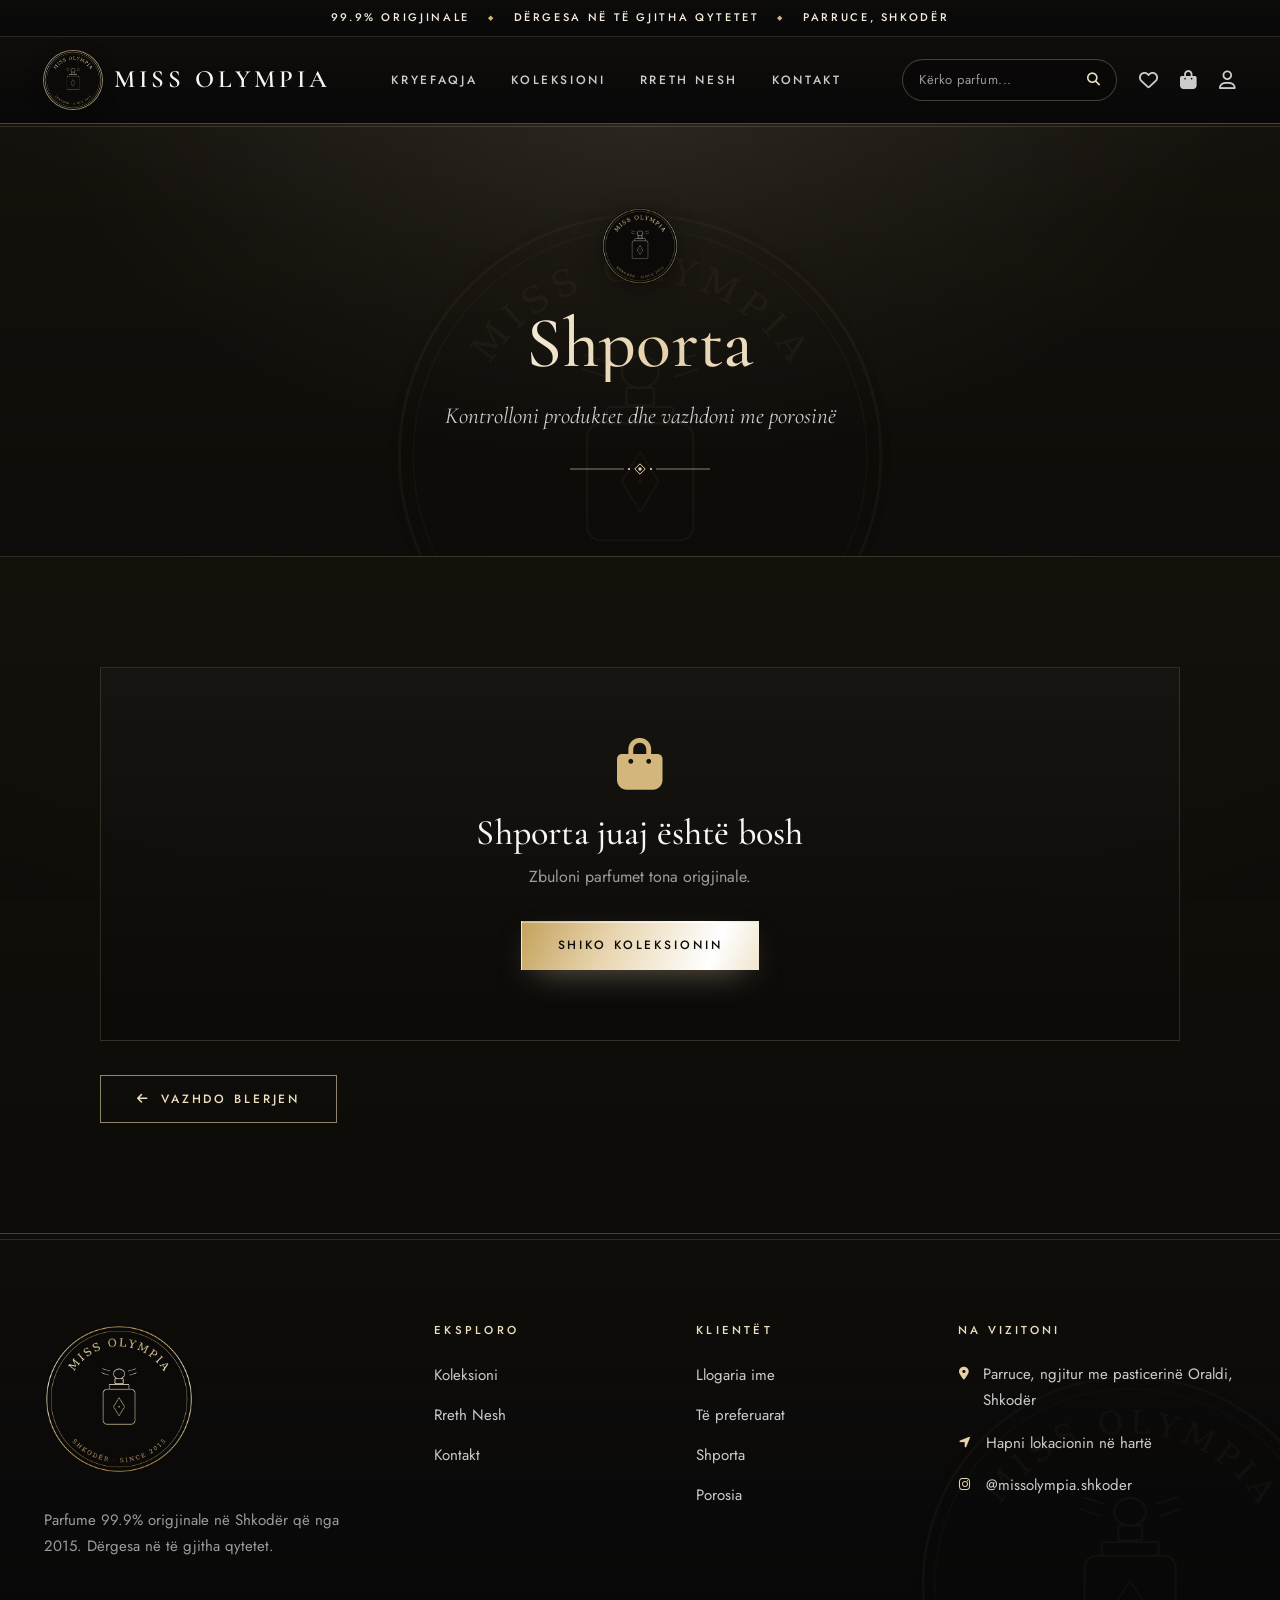
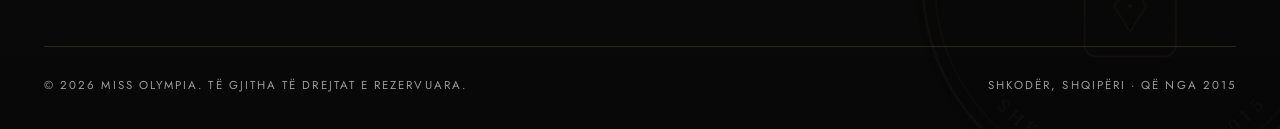
<file: cart.html>
<!DOCTYPE html>
<html lang="sq">
<head>
    <meta charset="UTF-8">
    <meta name="viewport" content="width=device-width, initial-scale=1.0">
    <meta name="description" content="Miss Olympia Shkodër - parfume 99.9% origjinale që nga 2015. Parruce, pranë pasticerisë Oraldi. Dërgesa në të gjitha qytetet.">
    <meta name="theme-color" content="#0d0c09">
    <title>Shporta | Miss Olympia</title>
    <link rel="icon" type="image/png" href="images/brand/favicon.png">
    <link rel="apple-touch-icon" href="images/brand/apple-touch-icon.png">
    <link rel="preconnect" href="https://fonts.googleapis.com">
    <link rel="preconnect" href="https://fonts.gstatic.com" crossorigin>
    <link href="https://fonts.googleapis.com/css2?family=Cormorant+Garamond:ital,wght@0,400;0,500;0,600;0,700;1,400;1,500;1,600&family=Jost:wght@300;400;500;600&display=swap" rel="stylesheet">
    <link rel="stylesheet" href="https://cdnjs.cloudflare.com/ajax/libs/font-awesome/6.4.0/css/all.min.css">
    <link rel="stylesheet" href="styles.css">
    <script>document.documentElement.classList.add('js');</script>
</head>
<body>
    <div class="announcement-bar">
        <div class="container announcement-inner">
            <span>99.9% origjinale</span>
            <span class="announcement-sep" aria-hidden="true">&#9670;</span>
            <span>Dërgesa në të gjitha qytetet</span>
            <span class="announcement-sep" aria-hidden="true">&#9670;</span>
            <span>Parruce, Shkodër</span>
        </div>
    </div>

    <header class="header" id="header">
        <div class="container header-container">
            <a href="index.html" class="logo" aria-label="Miss Olympia - kryefaqja">
                <img src="images/brand/logo.png" alt="" class="logo-emblem" width="880" height="880">
                <span class="logo-wordmark">MISS OLYMPIA</span>
            </a>
            <nav class="nav" id="nav" aria-label="Menuja kryesore">
                <ul class="nav-list"><li><a href="index.html" class="nav-link">Kryefaqja</a></li><li><a href="shop.html" class="nav-link">Koleksioni</a></li><li><a href="about.html" class="nav-link">Rreth Nesh</a></li><li><a href="contact.html" class="nav-link">Kontakt</a></li></ul>
            </nav>
            <div class="header-actions">
                <div class="search-box">
                    <input type="text" placeholder="Kërko parfum..." id="searchInput" aria-label="Kërko produkte">
                    <button class="search-btn" aria-label="Kërko"><i class="fas fa-search"></i></button>
                </div>
                <a href="wishlist.html" class="header-action-btn wishlist-btn" title="Të preferuarat">
                    <i class="far fa-heart"></i>
                    <span class="wishlist-count" id="wishlistCount">0</span>
                </a>
                <a href="cart.html" class="cart-icon" title="Shporta">
                    <i class="fas fa-shopping-bag"></i>
                    <span class="cart-count" id="cartCount">0</span>
                </a>
                <div class="account-wrapper">
                    <a href="account.html" class="header-action-btn account-btn" id="accountBtn" title="Llogaria ime">
                        <i class="far fa-user"></i>
                    </a>
                    <div class="account-dropdown">
                        <a href="account.html">Hyr</a>
                        <a href="account.html?action=register">Regjistrohu</a>
                        <div class="divider"></div>
                        <a href="wishlist.html">Të preferuarat</a>
                    </div>
                </div>
                <button class="mobile-menu-btn" id="mobileMenuBtn" aria-label="Hap menynë" aria-expanded="false" aria-controls="nav">
                    <span></span><span></span><span></span>
                </button>
            </div>
        </div>
    </header>

    <main>
        <section class="page-header">
            <div class="container">
                <img src="images/brand/logo.png" alt="" class="page-emblem" aria-hidden="true">
                <h1>Shporta</h1>
                <p>Kontrolloni produktet dhe vazhdoni me porosinë</p>
            </div>
        </section>
        <section class="section">
            <div class="container">
                <div class="cart-container">
                    <div class="cart-items"></div>
                    <div class="cart-summary"></div>
                    <div class="cart-back">
                        <a href="shop.html" class="btn btn-secondary"><i class="fas fa-arrow-left"></i> Vazhdo blerjen</a>
                    </div>
                </div>
            </div>
        </section>
    </main>

    <footer class="footer">
        <div class="container">
            <div class="footer-grid">
                <div class="footer-brand">
                    <a href="index.html" class="footer-logo" aria-label="Miss Olympia - kryefaqja">
                        <img src="images/brand/logo.png" alt="Miss Olympia" width="880" height="880" loading="lazy">
                    </a>
                    <p>Parfume 99.9% origjinale në Shkodër që nga 2015. Dërgesa në të gjitha qytetet.</p>
                </div>

                <div class="footer-links">
                    <h3>Eksploro</h3>
                    <ul>
                        <li><a href="shop.html">Koleksioni</a></li>
                        <li><a href="about.html">Rreth Nesh</a></li>
                        <li><a href="contact.html">Kontakt</a></li>
                    </ul>
                </div>

                <div class="footer-links">
                    <h3>Klientët</h3>
                    <ul>
                        <li><a href="account.html">Llogaria ime</a></li>
                        <li><a href="wishlist.html">Të preferuarat</a></li>
                        <li><a href="cart.html">Shporta</a></li>
                        <li><a href="checkout.html">Porosia</a></li>
                    </ul>
                </div>

                <div class="footer-contact">
                    <h3>Na vizitoni</h3>
                    <ul class="contact-list">
                        <li><i class="fas fa-map-marker-alt"></i> Parruce, ngjitur me pasticerinë Oraldi, Shkodër</li>
                        <li><i class="fas fa-location-arrow"></i> <a href="https://www.google.com/maps/search/?api=1&amp;query=Oraldi+Shkoder" target="_blank" rel="noopener">Hapni lokacionin në hartë</a></li>
                        <li><i class="fab fa-instagram"></i> <a href="https://www.instagram.com/missolympia.shkoder/" target="_blank" rel="noopener">@missolympia.shkoder</a></li>
                    </ul>
                </div>
            </div>

            <div class="footer-bottom">
                <p>&copy; 2026 Miss Olympia. Të gjitha të drejtat e rezervuara.</p>
                <p>Shkodër, Shqipëri &middot; Që nga 2015</p>
            </div>
        </div>
    </footer>

    <nav class="mobile-bottom-nav" aria-label="Navigim i shpejtë">
        <div class="mobile-nav-container">
            <a href="index.html" class="mobile-nav-item">
                <i class="fas fa-home"></i>
                <span>Kryefaqja</span>
            </a>
            <a href="shop.html" class="mobile-nav-item">
                <i class="fas fa-spray-can-sparkles"></i>
                <span>Koleksioni</span>
            </a>
            <a href="wishlist.html" class="mobile-nav-item wishlist-btn">
                <i class="fas fa-heart"></i>
                <span>Të preferuarat</span>
            </a>
            <a href="cart.html" class="mobile-nav-item active">
                <i class="fas fa-shopping-bag"></i>
                <span>Shporta</span>
                <span class="cart-count">0</span>
            </a>
            <a href="account.html" class="mobile-nav-item account-btn">
                <i class="fas fa-user"></i>
                <span>Llogaria</span>
            </a>
        </div>
    </nav>

    <script src="script.js"></script>

</body>
</html>
</file>
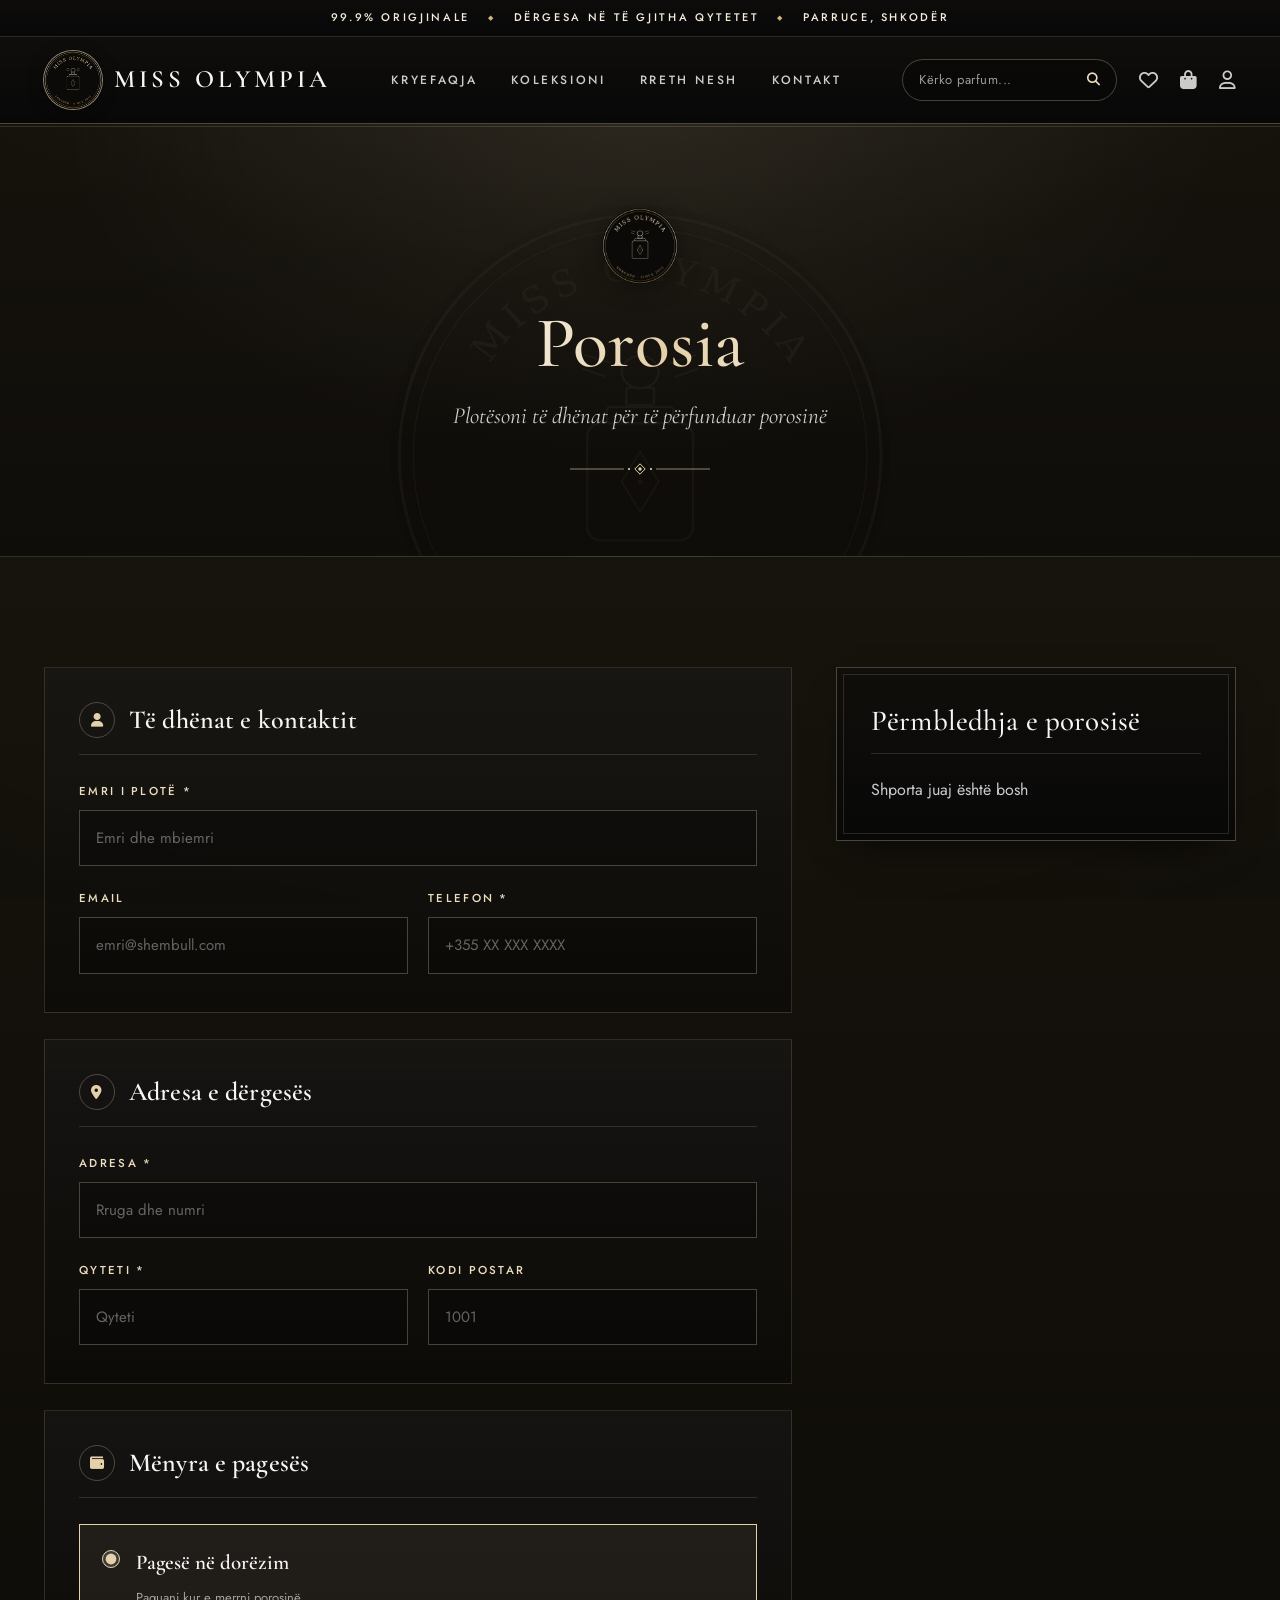
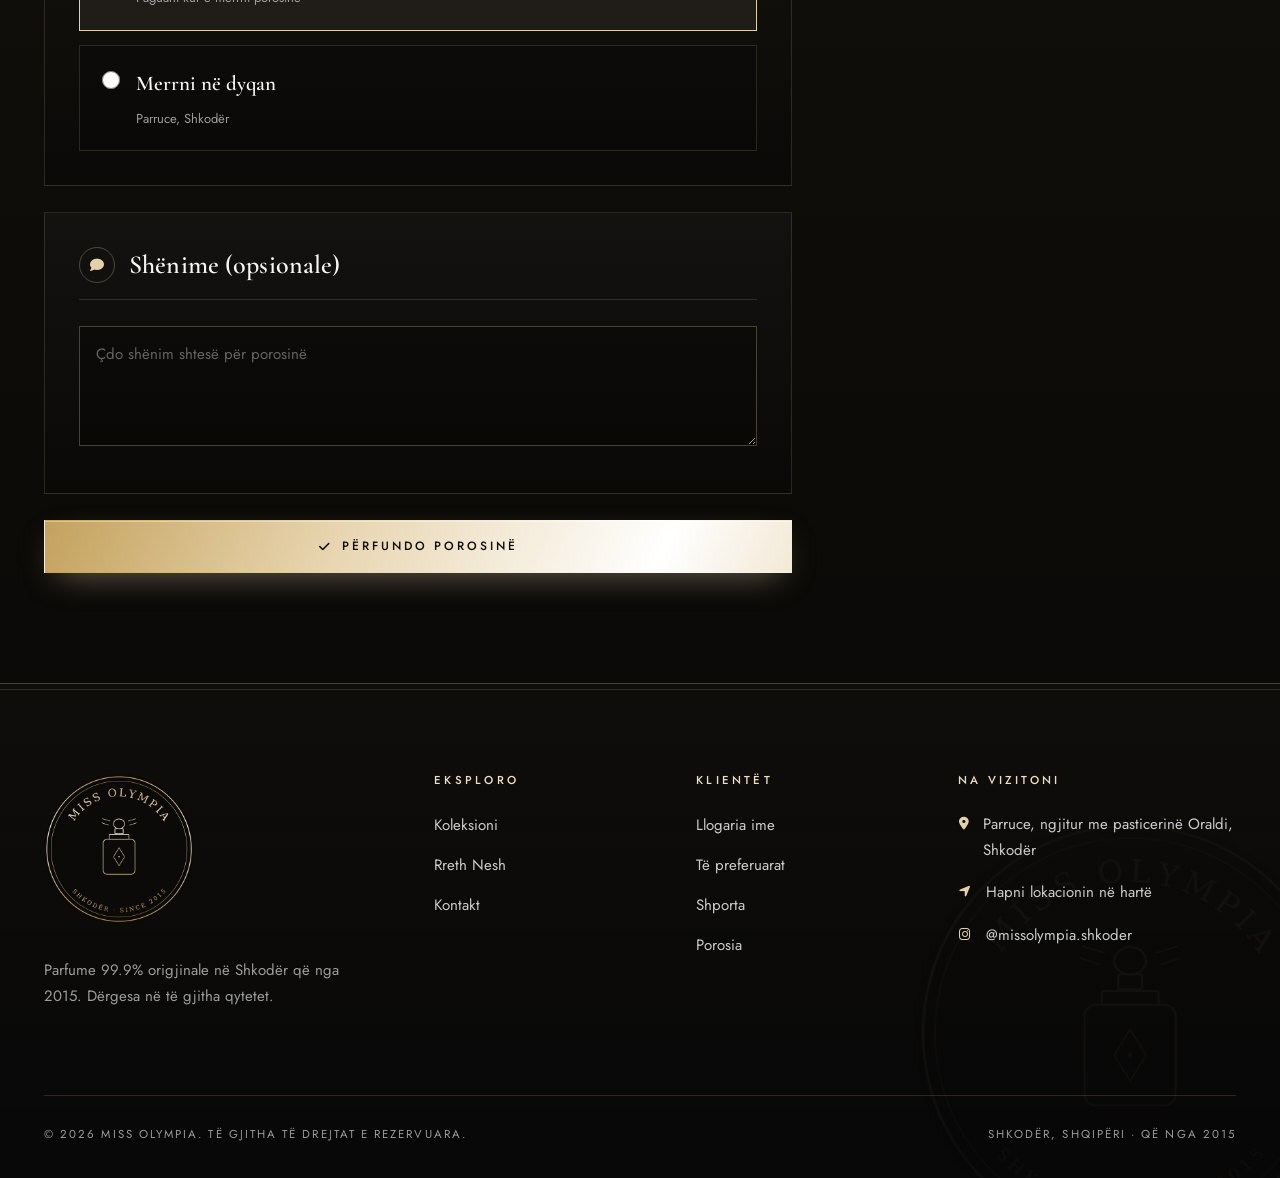
<file: checkout.html>
<!DOCTYPE html>
<html lang="sq">
<head>
    <meta charset="UTF-8">
    <meta name="viewport" content="width=device-width, initial-scale=1.0">
    <meta name="description" content="Miss Olympia Shkodër - parfume 99.9% origjinale që nga 2015. Parruce, pranë pasticerisë Oraldi. Dërgesa në të gjitha qytetet.">
    <meta name="theme-color" content="#0d0c09">
    <title>Porosia | Miss Olympia</title>
    <link rel="icon" type="image/png" href="images/brand/favicon.png">
    <link rel="apple-touch-icon" href="images/brand/apple-touch-icon.png">
    <link rel="preconnect" href="https://fonts.googleapis.com">
    <link rel="preconnect" href="https://fonts.gstatic.com" crossorigin>
    <link href="https://fonts.googleapis.com/css2?family=Cormorant+Garamond:ital,wght@0,400;0,500;0,600;0,700;1,400;1,500;1,600&family=Jost:wght@300;400;500;600&display=swap" rel="stylesheet">
    <link rel="stylesheet" href="https://cdnjs.cloudflare.com/ajax/libs/font-awesome/6.4.0/css/all.min.css">
    <link rel="stylesheet" href="styles.css">
    <script>document.documentElement.classList.add('js');</script>
</head>
<body>
    <div class="announcement-bar">
        <div class="container announcement-inner">
            <span>99.9% origjinale</span>
            <span class="announcement-sep" aria-hidden="true">&#9670;</span>
            <span>Dërgesa në të gjitha qytetet</span>
            <span class="announcement-sep" aria-hidden="true">&#9670;</span>
            <span>Parruce, Shkodër</span>
        </div>
    </div>

    <header class="header" id="header">
        <div class="container header-container">
            <a href="index.html" class="logo" aria-label="Miss Olympia - kryefaqja">
                <img src="images/brand/logo.png" alt="" class="logo-emblem" width="880" height="880">
                <span class="logo-wordmark">MISS OLYMPIA</span>
            </a>
            <nav class="nav" id="nav" aria-label="Menuja kryesore">
                <ul class="nav-list"><li><a href="index.html" class="nav-link">Kryefaqja</a></li><li><a href="shop.html" class="nav-link">Koleksioni</a></li><li><a href="about.html" class="nav-link">Rreth Nesh</a></li><li><a href="contact.html" class="nav-link">Kontakt</a></li></ul>
            </nav>
            <div class="header-actions">
                <div class="search-box">
                    <input type="text" placeholder="Kërko parfum..." id="searchInput" aria-label="Kërko produkte">
                    <button class="search-btn" aria-label="Kërko"><i class="fas fa-search"></i></button>
                </div>
                <a href="wishlist.html" class="header-action-btn wishlist-btn" title="Të preferuarat">
                    <i class="far fa-heart"></i>
                    <span class="wishlist-count" id="wishlistCount">0</span>
                </a>
                <a href="cart.html" class="cart-icon" title="Shporta">
                    <i class="fas fa-shopping-bag"></i>
                    <span class="cart-count" id="cartCount">0</span>
                </a>
                <div class="account-wrapper">
                    <a href="account.html" class="header-action-btn account-btn" id="accountBtn" title="Llogaria ime">
                        <i class="far fa-user"></i>
                    </a>
                    <div class="account-dropdown">
                        <a href="account.html">Hyr</a>
                        <a href="account.html?action=register">Regjistrohu</a>
                        <div class="divider"></div>
                        <a href="wishlist.html">Të preferuarat</a>
                    </div>
                </div>
                <button class="mobile-menu-btn" id="mobileMenuBtn" aria-label="Hap menynë" aria-expanded="false" aria-controls="nav">
                    <span></span><span></span><span></span>
                </button>
            </div>
        </div>
    </header>

    <main>
        <section class="page-header">
            <div class="container">
                <img src="images/brand/logo.png" alt="" class="page-emblem" aria-hidden="true">
                <h1>Porosia</h1>
                <p>Plotësoni të dhënat për të përfunduar porosinë</p>
            </div>
        </section>
        <section class="section">
            <div class="container">
                <form class="checkout-grid" id="checkoutForm">
                    <div class="checkout-form">
                        <div class="form-section">
                            <h3><i class="fas fa-user"></i> Të dhënat e kontaktit</h3>
                            <div class="form-group">
                                <label for="fullName">Emri i plotë *</label>
                                <input type="text" id="fullName" name="fullName" required placeholder="Emri dhe mbiemri">
                            </div>
                            <div class="form-row">
                                <div class="form-group">
                                    <label for="email">Email</label>
                                    <input type="email" id="email" name="email" placeholder="emri@shembull.com">
                                </div>
                                <div class="form-group">
                                    <label for="phone">Telefon *</label>
                                    <input type="tel" id="phone" name="phone" required placeholder="+355 XX XXX XXXX">
                                </div>
                            </div>
                        </div>
                        <div class="form-section">
                            <h3><i class="fas fa-map-marker-alt"></i> Adresa e dërgesës</h3>
                            <div class="form-group">
                                <label for="address">Adresa *</label>
                                <input type="text" id="address" name="address" required placeholder="Rruga dhe numri">
                            </div>
                            <div class="form-row">
                                <div class="form-group">
                                    <label for="city">Qyteti *</label>
                                    <input type="text" id="city" name="city" required placeholder="Qyteti">
                                </div>
                                <div class="form-group">
                                    <label for="postalCode">Kodi postar</label>
                                    <input type="text" id="postalCode" name="postalCode" placeholder="1001">
                                </div>
                            </div>
                        </div>
                        <div class="form-section">
                            <h3><i class="fas fa-wallet"></i> Mënyra e pagesës</h3>
                            <div class="payment-methods">
                                <label class="payment-method">
                                    <input type="radio" name="payment" value="cash" checked>
                                    <div>
                                        <strong>Pagesë në dorëzim</strong>
                                        <p style="font-size: 13px; color: var(--text-light); margin-top: 5px;">Paguani kur e merrni porosinë</p>
                                    </div>
                                </label>
                                <label class="payment-method">
                                    <input type="radio" name="payment" value="pickup">
                                    <div>
                                        <strong>Merrni në dyqan</strong>
                                        <p style="font-size: 13px; color: var(--text-light); margin-top: 5px;">Parruce, Shkodër</p>
                                    </div>
                                </label>
                            </div>
                        </div>
                        <div class="form-section">
                            <h3><i class="fas fa-comment"></i> Shënime (opsionale)</h3>
                            <div class="form-group">
                                <textarea id="notes" name="notes" rows="3" placeholder="Çdo shënim shtesë për porosinë" aria-label="Shënime për porosinë"></textarea>
                            </div>
                        </div>
                        <button type="submit" class="btn btn-primary btn-full btn-lg">
                            <i class="fas fa-check"></i> Përfundo porosinë
                        </button>
                    </div>
                    <div class="cart-summary">
                        <h3>Përmbledhja e porosisë</h3>
                        <div id="checkoutSummary"></div>
                    </div>
                </form>
            </div>
        </section>
    </main>

    <footer class="footer">
        <div class="container">
            <div class="footer-grid">
                <div class="footer-brand">
                    <a href="index.html" class="footer-logo" aria-label="Miss Olympia - kryefaqja">
                        <img src="images/brand/logo.png" alt="Miss Olympia" width="880" height="880" loading="lazy">
                    </a>
                    <p>Parfume 99.9% origjinale në Shkodër që nga 2015. Dërgesa në të gjitha qytetet.</p>
                </div>

                <div class="footer-links">
                    <h3>Eksploro</h3>
                    <ul>
                        <li><a href="shop.html">Koleksioni</a></li>
                        <li><a href="about.html">Rreth Nesh</a></li>
                        <li><a href="contact.html">Kontakt</a></li>
                    </ul>
                </div>

                <div class="footer-links">
                    <h3>Klientët</h3>
                    <ul>
                        <li><a href="account.html">Llogaria ime</a></li>
                        <li><a href="wishlist.html">Të preferuarat</a></li>
                        <li><a href="cart.html">Shporta</a></li>
                        <li><a href="checkout.html">Porosia</a></li>
                    </ul>
                </div>

                <div class="footer-contact">
                    <h3>Na vizitoni</h3>
                    <ul class="contact-list">
                        <li><i class="fas fa-map-marker-alt"></i> Parruce, ngjitur me pasticerinë Oraldi, Shkodër</li>
                        <li><i class="fas fa-location-arrow"></i> <a href="https://www.google.com/maps/search/?api=1&amp;query=Oraldi+Shkoder" target="_blank" rel="noopener">Hapni lokacionin në hartë</a></li>
                        <li><i class="fab fa-instagram"></i> <a href="https://www.instagram.com/missolympia.shkoder/" target="_blank" rel="noopener">@missolympia.shkoder</a></li>
                    </ul>
                </div>
            </div>

            <div class="footer-bottom">
                <p>&copy; 2026 Miss Olympia. Të gjitha të drejtat e rezervuara.</p>
                <p>Shkodër, Shqipëri &middot; Që nga 2015</p>
            </div>
        </div>
    </footer>

    <nav class="mobile-bottom-nav" aria-label="Navigim i shpejtë">
        <div class="mobile-nav-container">
            <a href="index.html" class="mobile-nav-item">
                <i class="fas fa-home"></i>
                <span>Kryefaqja</span>
            </a>
            <a href="shop.html" class="mobile-nav-item">
                <i class="fas fa-spray-can-sparkles"></i>
                <span>Koleksioni</span>
            </a>
            <a href="wishlist.html" class="mobile-nav-item wishlist-btn">
                <i class="fas fa-heart"></i>
                <span>Të preferuarat</span>
            </a>
            <a href="cart.html" class="mobile-nav-item">
                <i class="fas fa-shopping-bag"></i>
                <span>Shporta</span>
                <span class="cart-count">0</span>
            </a>
            <a href="account.html" class="mobile-nav-item account-btn">
                <i class="fas fa-user"></i>
                <span>Llogaria</span>
            </a>
        </div>
    </nav>

    <script src="script.js"></script>

</body>
</html>
</file>
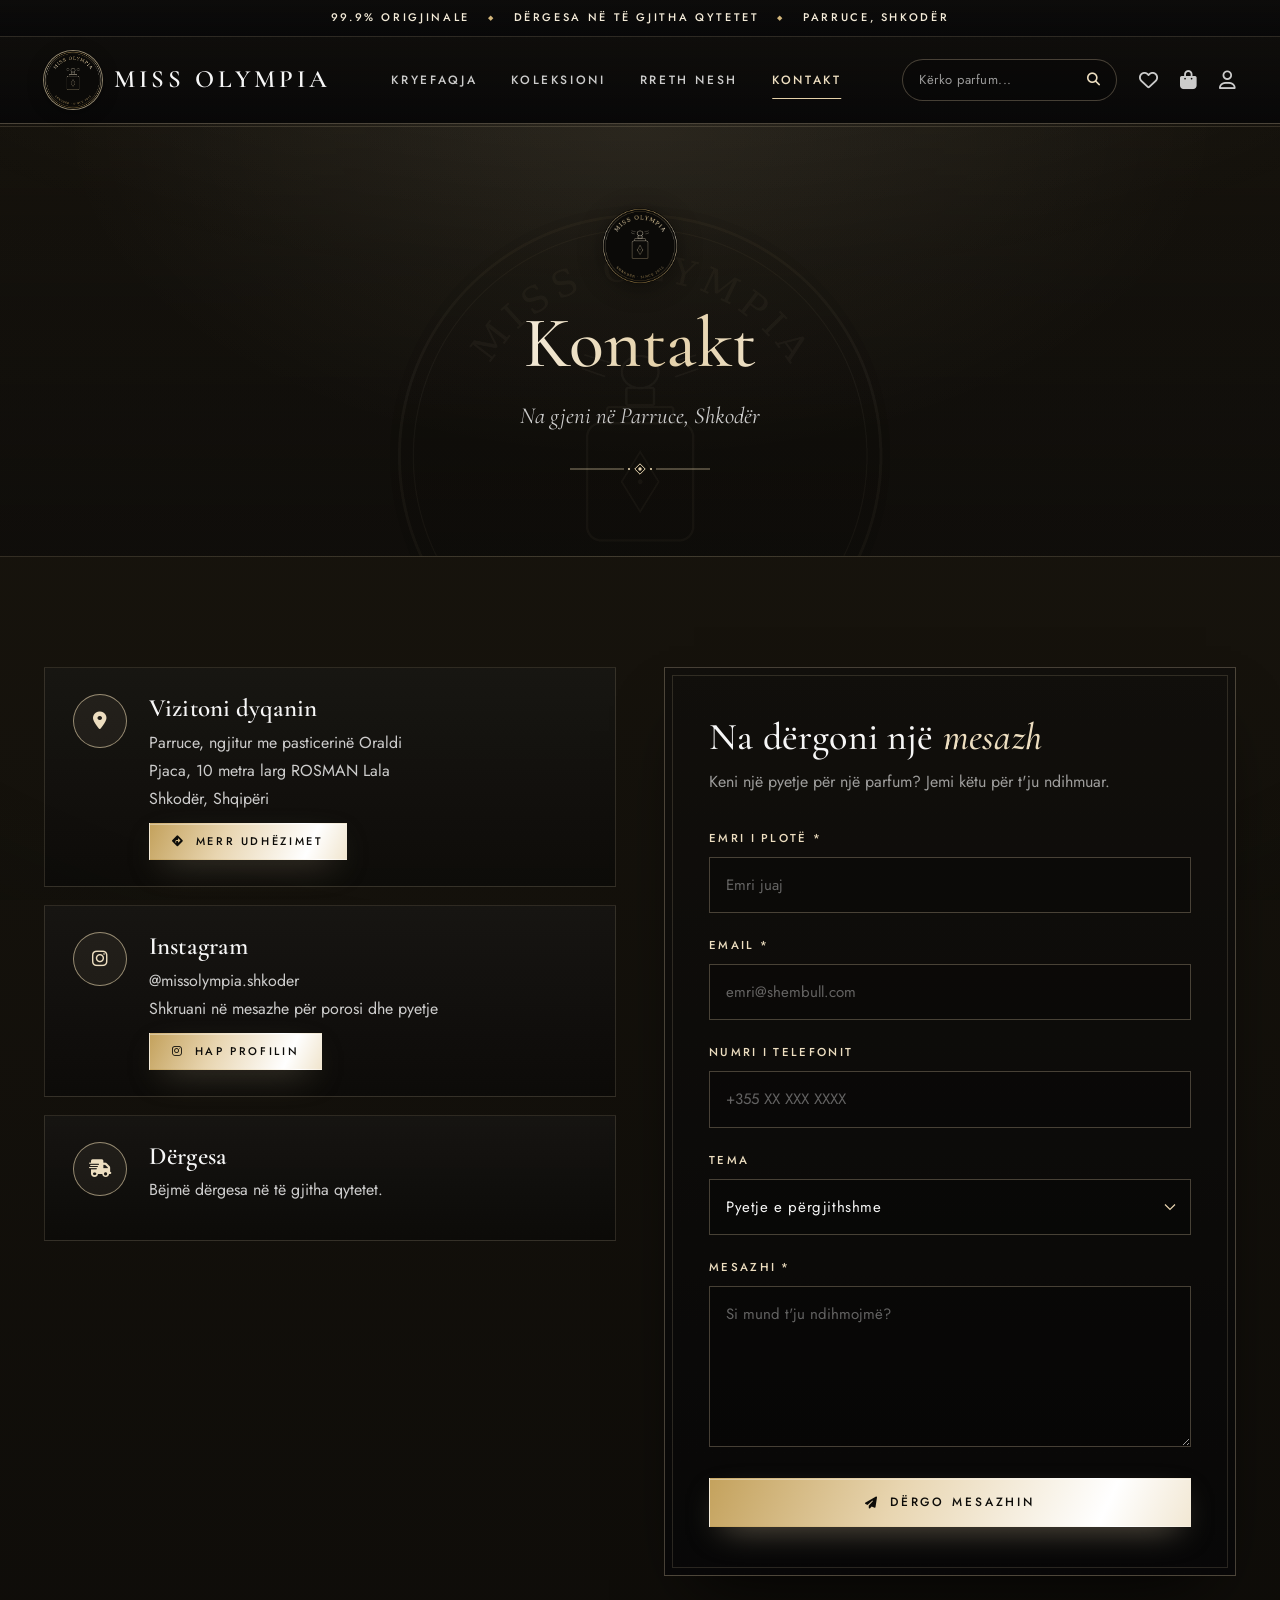
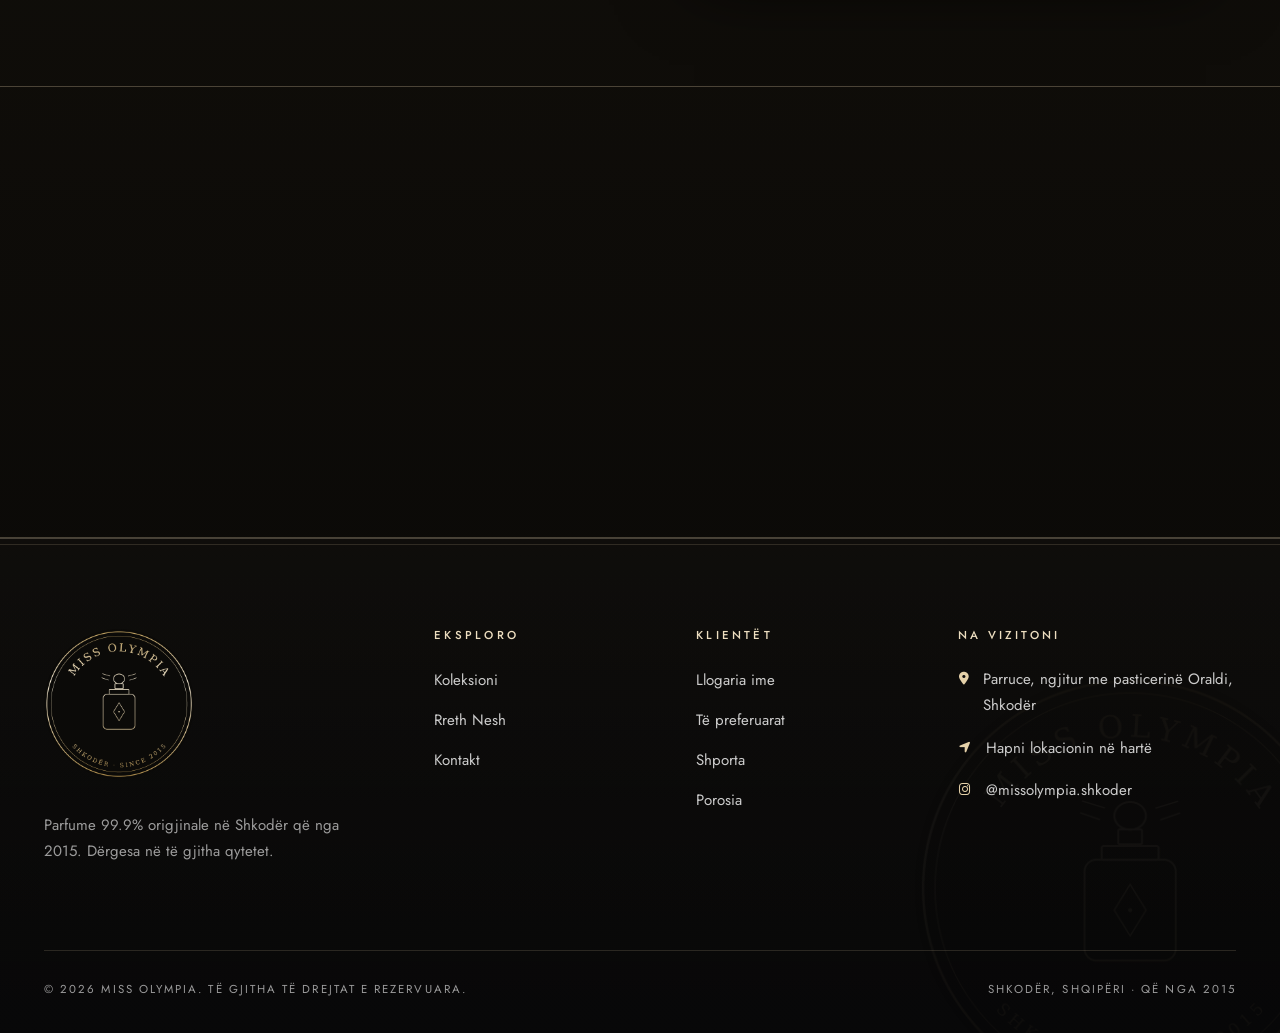
<file: contact.html>
<!DOCTYPE html>
<html lang="sq">
<head>
    <meta charset="UTF-8">
    <meta name="viewport" content="width=device-width, initial-scale=1.0">
    <meta name="description" content="Kontakti dhe lokacioni i Miss Olympia në Shkodër, Parruce, ngjitur me pasticerinë Oraldi.">
    <meta name="theme-color" content="#0d0c09">
    <title>Kontakt | Miss Olympia</title>
    <link rel="icon" type="image/png" href="images/brand/favicon.png">
    <link rel="apple-touch-icon" href="images/brand/apple-touch-icon.png">
    <link rel="preconnect" href="https://fonts.googleapis.com">
    <link rel="preconnect" href="https://fonts.gstatic.com" crossorigin>
    <link href="https://fonts.googleapis.com/css2?family=Cormorant+Garamond:ital,wght@0,400;0,500;0,600;0,700;1,400;1,500;1,600&family=Jost:wght@300;400;500;600&display=swap" rel="stylesheet">
    <link rel="stylesheet" href="https://cdnjs.cloudflare.com/ajax/libs/font-awesome/6.4.0/css/all.min.css">
    <link rel="stylesheet" href="styles.css">
    <script>document.documentElement.classList.add('js');</script>
</head>
<body>
    <div class="announcement-bar">
        <div class="container announcement-inner">
            <span>99.9% origjinale</span>
            <span class="announcement-sep" aria-hidden="true">&#9670;</span>
            <span>Dërgesa në të gjitha qytetet</span>
            <span class="announcement-sep" aria-hidden="true">&#9670;</span>
            <span>Parruce, Shkodër</span>
        </div>
    </div>

    <header class="header" id="header">
        <div class="container header-container">
            <a href="index.html" class="logo" aria-label="Miss Olympia - kryefaqja">
                <img src="images/brand/logo.png" alt="" class="logo-emblem" width="880" height="880">
                <span class="logo-wordmark">MISS OLYMPIA</span>
            </a>
            <nav class="nav" id="nav" aria-label="Menuja kryesore">
                <ul class="nav-list"><li><a href="index.html" class="nav-link">Kryefaqja</a></li><li><a href="shop.html" class="nav-link">Koleksioni</a></li><li><a href="about.html" class="nav-link">Rreth Nesh</a></li><li><a href="contact.html" class="nav-link active">Kontakt</a></li></ul>
            </nav>
            <div class="header-actions">
                <div class="search-box">
                    <input type="text" placeholder="Kërko parfum..." id="searchInput" aria-label="Kërko produkte">
                    <button class="search-btn" aria-label="Kërko"><i class="fas fa-search"></i></button>
                </div>
                <a href="wishlist.html" class="header-action-btn wishlist-btn" title="Të preferuarat">
                    <i class="far fa-heart"></i>
                    <span class="wishlist-count" id="wishlistCount">0</span>
                </a>
                <a href="cart.html" class="cart-icon" title="Shporta">
                    <i class="fas fa-shopping-bag"></i>
                    <span class="cart-count" id="cartCount">0</span>
                </a>
                <div class="account-wrapper">
                    <a href="account.html" class="header-action-btn account-btn" id="accountBtn" title="Llogaria ime">
                        <i class="far fa-user"></i>
                    </a>
                    <div class="account-dropdown">
                        <a href="account.html">Hyr</a>
                        <a href="account.html?action=register">Regjistrohu</a>
                        <div class="divider"></div>
                        <a href="wishlist.html">Të preferuarat</a>
                    </div>
                </div>
                <button class="mobile-menu-btn" id="mobileMenuBtn" aria-label="Hap menynë" aria-expanded="false" aria-controls="nav">
                    <span></span><span></span><span></span>
                </button>
            </div>
        </div>
    </header>

    <main>
        <section class="page-header">
            <div class="container">
                <img src="images/brand/logo.png" alt="" class="page-emblem" aria-hidden="true">
                <h1>Kontakt</h1>
                <p>Na gjeni në Parruce, Shkodër</p>
            </div>
        </section>
        <section class="section">
            <div class="container">
                <div class="contact-grid">
                    <div class="contact-info reveal">
                        <div class="contact-card">
                            <div class="contact-icon"><i class="fas fa-map-marker-alt"></i></div>
                            <div class="contact-details">
                                <h3>Vizitoni dyqanin</h3>
                                <p>Parruce, ngjitur me pasticerinë Oraldi<br>Pjaca, 10 metra larg ROSMAN Lala<br>Shkodër, Shqipëri</p>
                                <a href="https://www.google.com/maps/search/?api=1&amp;query=Oraldi+Shkoder" target="_blank" rel="noopener" class="btn btn-primary btn-sm">
                                    <i class="fas fa-directions"></i> Merr udhëzimet
                                </a>
                            </div>
                        </div>
                        <div class="contact-card">
                            <div class="contact-icon"><i class="fab fa-instagram"></i></div>
                            <div class="contact-details">
                                <h3>Instagram</h3>
                                <p>@missolympia.shkoder<br>Shkruani në mesazhe për porosi dhe pyetje</p>
                                <a href="https://www.instagram.com/missolympia.shkoder/" target="_blank" rel="noopener" class="btn btn-primary btn-sm"><i class="fab fa-instagram"></i> Hap profilin</a>
                            </div>
                        </div>
                        <div class="contact-card">
                            <div class="contact-icon"><i class="fas fa-truck-fast"></i></div>
                            <div class="contact-details">
                                <h3>Dërgesa</h3>
                                <p>Bëjmë dërgesa në të gjitha qytetet.</p>
                            </div>
                        </div>
                    </div>
                    <div class="contact-form-section reveal" data-delay="1">
                        <div class="contact-form-wrapper">
                            <h2>Na dërgoni një <em>mesazh</em></h2>
                            <p>Keni një pyetje për një parfum? Jemi këtu për t'ju ndihmuar.</p>
                            <form class="contact-form" id="contactForm">
                                <div class="form-group">
                                    <label for="name">Emri i plotë *</label>
                                    <input type="text" id="name" name="name" required placeholder="Emri juaj">
                                </div>
                                <div class="form-group">
                                    <label for="email">Email *</label>
                                    <input type="email" id="email" name="email" required placeholder="emri@shembull.com">
                                </div>
                                <div class="form-group">
                                    <label for="phone">Numri i telefonit</label>
                                    <input type="tel" id="phone" name="phone" placeholder="+355 XX XXX XXXX">
                                </div>
                                <div class="form-group">
                                    <label for="subject">Tema</label>
                                    <select id="subject" name="subject">
                                        <option value="general">Pyetje e përgjithshme</option>
                                        <option value="product">Pyetje për një produkt</option>
                                        <option value="gift">Këshillim për dhuratë</option>
                                        <option value="other">Tjetër</option>
                                    </select>
                                </div>
                                <div class="form-group">
                                    <label for="message">Mesazhi *</label>
                                    <textarea id="message" name="message" rows="5" required placeholder="Si mund t'ju ndihmojmë?"></textarea>
                                </div>
                                <button type="submit" class="btn btn-primary btn-full">
                                    <i class="fas fa-paper-plane"></i> Dërgo mesazhin
                                </button>
                            </form>
                        </div>
                    </div>
                </div>
            </div>
        </section>
        <section class="map-section">
            <div class="map-container">
                <iframe src="https://maps.google.com/maps?q=Oraldi+Shkoder&amp;z=16&amp;output=embed" width="100%" height="450" style="border:0;" allowfullscreen="" loading="lazy" referrerpolicy="no-referrer-when-downgrade" title="Harta e Miss Olympia, pas Ambasadës SHBA, Tiranë"></iframe>
            </div>
        </section>
    </main>

    <footer class="footer">
        <div class="container">
            <div class="footer-grid">
                <div class="footer-brand">
                    <a href="index.html" class="footer-logo" aria-label="Miss Olympia - kryefaqja">
                        <img src="images/brand/logo.png" alt="Miss Olympia" width="880" height="880" loading="lazy">
                    </a>
                    <p>Parfume 99.9% origjinale në Shkodër që nga 2015. Dërgesa në të gjitha qytetet.</p>
                </div>

                <div class="footer-links">
                    <h3>Eksploro</h3>
                    <ul>
                        <li><a href="shop.html">Koleksioni</a></li>
                        <li><a href="about.html">Rreth Nesh</a></li>
                        <li><a href="contact.html">Kontakt</a></li>
                    </ul>
                </div>

                <div class="footer-links">
                    <h3>Klientët</h3>
                    <ul>
                        <li><a href="account.html">Llogaria ime</a></li>
                        <li><a href="wishlist.html">Të preferuarat</a></li>
                        <li><a href="cart.html">Shporta</a></li>
                        <li><a href="checkout.html">Porosia</a></li>
                    </ul>
                </div>

                <div class="footer-contact">
                    <h3>Na vizitoni</h3>
                    <ul class="contact-list">
                        <li><i class="fas fa-map-marker-alt"></i> Parruce, ngjitur me pasticerinë Oraldi, Shkodër</li>
                        <li><i class="fas fa-location-arrow"></i> <a href="https://www.google.com/maps/search/?api=1&amp;query=Oraldi+Shkoder" target="_blank" rel="noopener">Hapni lokacionin në hartë</a></li>
                        <li><i class="fab fa-instagram"></i> <a href="https://www.instagram.com/missolympia.shkoder/" target="_blank" rel="noopener">@missolympia.shkoder</a></li>
                    </ul>
                </div>
            </div>

            <div class="footer-bottom">
                <p>&copy; 2026 Miss Olympia. Të gjitha të drejtat e rezervuara.</p>
                <p>Shkodër, Shqipëri &middot; Që nga 2015</p>
            </div>
        </div>
    </footer>

    <nav class="mobile-bottom-nav" aria-label="Navigim i shpejtë">
        <div class="mobile-nav-container">
            <a href="index.html" class="mobile-nav-item">
                <i class="fas fa-home"></i>
                <span>Kryefaqja</span>
            </a>
            <a href="shop.html" class="mobile-nav-item">
                <i class="fas fa-spray-can-sparkles"></i>
                <span>Koleksioni</span>
            </a>
            <a href="wishlist.html" class="mobile-nav-item wishlist-btn">
                <i class="fas fa-heart"></i>
                <span>Të preferuarat</span>
            </a>
            <a href="cart.html" class="mobile-nav-item">
                <i class="fas fa-shopping-bag"></i>
                <span>Shporta</span>
                <span class="cart-count">0</span>
            </a>
            <a href="account.html" class="mobile-nav-item account-btn">
                <i class="fas fa-user"></i>
                <span>Llogaria</span>
            </a>
        </div>
    </nav>

    <script src="script.js"></script>

</body>
</html>
</file>
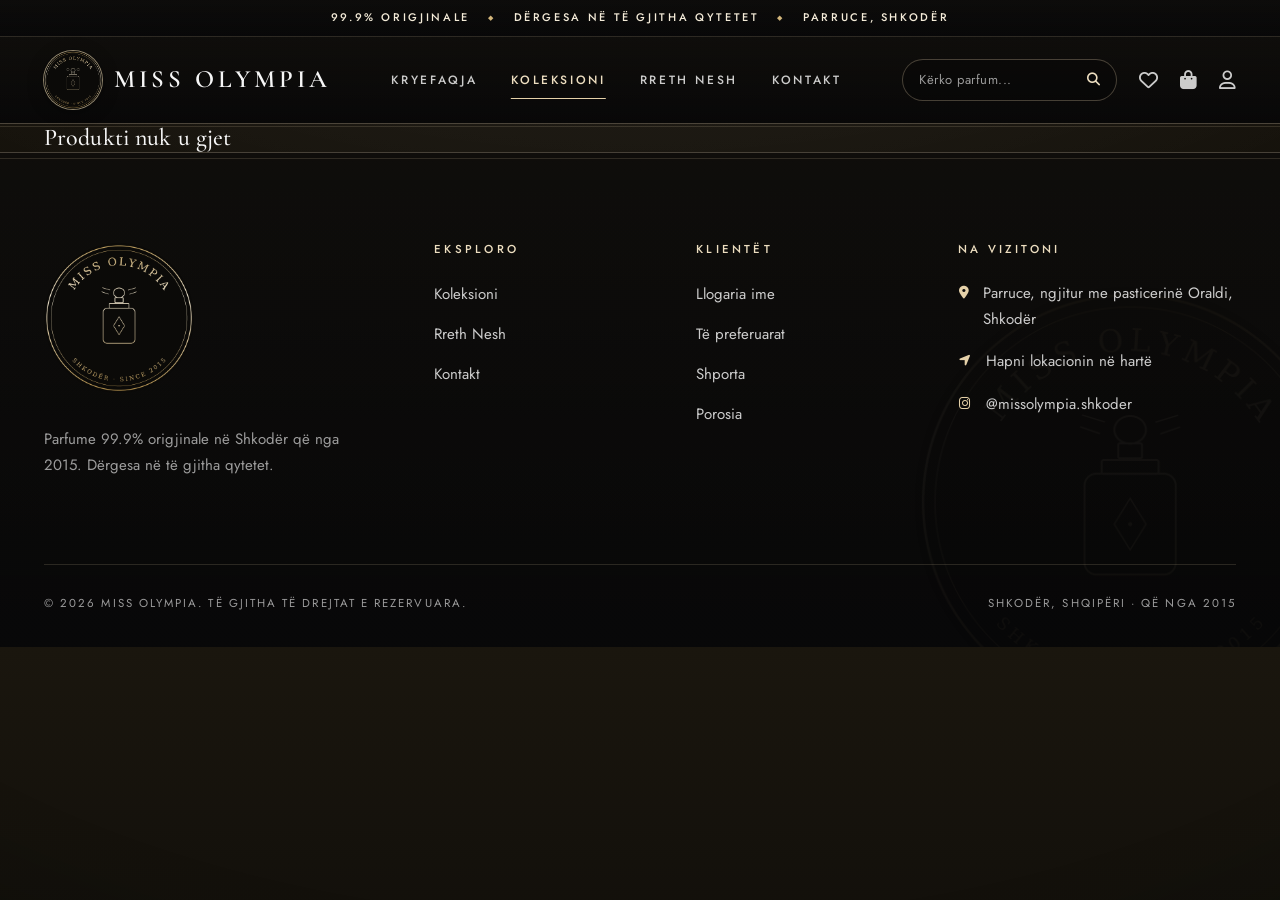
<file: product.html>
<!DOCTYPE html>
<html lang="sq">
<head>
    <meta charset="UTF-8">
    <meta name="viewport" content="width=device-width, initial-scale=1.0">
    <meta name="description" content="Miss Olympia Shkodër - parfume 99.9% origjinale që nga 2015. Parruce, pranë pasticerisë Oraldi. Dërgesa në të gjitha qytetet.">
    <meta name="theme-color" content="#0d0c09">
    <title>Produkti | Miss Olympia</title>
    <link rel="icon" type="image/png" href="images/brand/favicon.png">
    <link rel="apple-touch-icon" href="images/brand/apple-touch-icon.png">
    <link rel="preconnect" href="https://fonts.googleapis.com">
    <link rel="preconnect" href="https://fonts.gstatic.com" crossorigin>
    <link href="https://fonts.googleapis.com/css2?family=Cormorant+Garamond:ital,wght@0,400;0,500;0,600;0,700;1,400;1,500;1,600&family=Jost:wght@300;400;500;600&display=swap" rel="stylesheet">
    <link rel="stylesheet" href="https://cdnjs.cloudflare.com/ajax/libs/font-awesome/6.4.0/css/all.min.css">
    <link rel="stylesheet" href="styles.css">
    <script>document.documentElement.classList.add('js');</script>
</head>
<body>
    <div class="announcement-bar">
        <div class="container announcement-inner">
            <span>99.9% origjinale</span>
            <span class="announcement-sep" aria-hidden="true">&#9670;</span>
            <span>Dërgesa në të gjitha qytetet</span>
            <span class="announcement-sep" aria-hidden="true">&#9670;</span>
            <span>Parruce, Shkodër</span>
        </div>
    </div>

    <header class="header" id="header">
        <div class="container header-container">
            <a href="index.html" class="logo" aria-label="Miss Olympia - kryefaqja">
                <img src="images/brand/logo.png" alt="" class="logo-emblem" width="880" height="880">
                <span class="logo-wordmark">MISS OLYMPIA</span>
            </a>
            <nav class="nav" id="nav" aria-label="Menuja kryesore">
                <ul class="nav-list"><li><a href="index.html" class="nav-link">Kryefaqja</a></li><li><a href="shop.html" class="nav-link active">Koleksioni</a></li><li><a href="about.html" class="nav-link">Rreth Nesh</a></li><li><a href="contact.html" class="nav-link">Kontakt</a></li></ul>
            </nav>
            <div class="header-actions">
                <div class="search-box">
                    <input type="text" placeholder="Kërko parfum..." id="searchInput" aria-label="Kërko produkte">
                    <button class="search-btn" aria-label="Kërko"><i class="fas fa-search"></i></button>
                </div>
                <a href="wishlist.html" class="header-action-btn wishlist-btn" title="Të preferuarat">
                    <i class="far fa-heart"></i>
                    <span class="wishlist-count" id="wishlistCount">0</span>
                </a>
                <a href="cart.html" class="cart-icon" title="Shporta">
                    <i class="fas fa-shopping-bag"></i>
                    <span class="cart-count" id="cartCount">0</span>
                </a>
                <div class="account-wrapper">
                    <a href="account.html" class="header-action-btn account-btn" id="accountBtn" title="Llogaria ime">
                        <i class="far fa-user"></i>
                    </a>
                    <div class="account-dropdown">
                        <a href="account.html">Hyr</a>
                        <a href="account.html?action=register">Regjistrohu</a>
                        <div class="divider"></div>
                        <a href="wishlist.html">Të preferuarat</a>
                    </div>
                </div>
                <button class="mobile-menu-btn" id="mobileMenuBtn" aria-label="Hap menynë" aria-expanded="false" aria-controls="nav">
                    <span></span><span></span><span></span>
                </button>
            </div>
        </div>
    </header>

    <main>
        <div class="container" id="productDetailContent">
            <div class="loading-state">
                <i class="fas fa-spinner fa-spin fa-2x"></i>
                <p>Duke ngarkuar produktin...</p>
            </div>
        </div>
    </main>

    <footer class="footer">
        <div class="container">
            <div class="footer-grid">
                <div class="footer-brand">
                    <a href="index.html" class="footer-logo" aria-label="Miss Olympia - kryefaqja">
                        <img src="images/brand/logo.png" alt="Miss Olympia" width="880" height="880" loading="lazy">
                    </a>
                    <p>Parfume 99.9% origjinale në Shkodër që nga 2015. Dërgesa në të gjitha qytetet.</p>
                </div>

                <div class="footer-links">
                    <h3>Eksploro</h3>
                    <ul>
                        <li><a href="shop.html">Koleksioni</a></li>
                        <li><a href="about.html">Rreth Nesh</a></li>
                        <li><a href="contact.html">Kontakt</a></li>
                    </ul>
                </div>

                <div class="footer-links">
                    <h3>Klientët</h3>
                    <ul>
                        <li><a href="account.html">Llogaria ime</a></li>
                        <li><a href="wishlist.html">Të preferuarat</a></li>
                        <li><a href="cart.html">Shporta</a></li>
                        <li><a href="checkout.html">Porosia</a></li>
                    </ul>
                </div>

                <div class="footer-contact">
                    <h3>Na vizitoni</h3>
                    <ul class="contact-list">
                        <li><i class="fas fa-map-marker-alt"></i> Parruce, ngjitur me pasticerinë Oraldi, Shkodër</li>
                        <li><i class="fas fa-location-arrow"></i> <a href="https://www.google.com/maps/search/?api=1&amp;query=Oraldi+Shkoder" target="_blank" rel="noopener">Hapni lokacionin në hartë</a></li>
                        <li><i class="fab fa-instagram"></i> <a href="https://www.instagram.com/missolympia.shkoder/" target="_blank" rel="noopener">@missolympia.shkoder</a></li>
                    </ul>
                </div>
            </div>

            <div class="footer-bottom">
                <p>&copy; 2026 Miss Olympia. Të gjitha të drejtat e rezervuara.</p>
                <p>Shkodër, Shqipëri &middot; Që nga 2015</p>
            </div>
        </div>
    </footer>

    <nav class="mobile-bottom-nav" aria-label="Navigim i shpejtë">
        <div class="mobile-nav-container">
            <a href="index.html" class="mobile-nav-item">
                <i class="fas fa-home"></i>
                <span>Kryefaqja</span>
            </a>
            <a href="shop.html" class="mobile-nav-item">
                <i class="fas fa-spray-can-sparkles"></i>
                <span>Koleksioni</span>
            </a>
            <a href="wishlist.html" class="mobile-nav-item wishlist-btn">
                <i class="fas fa-heart"></i>
                <span>Të preferuarat</span>
            </a>
            <a href="cart.html" class="mobile-nav-item">
                <i class="fas fa-shopping-bag"></i>
                <span>Shporta</span>
                <span class="cart-count">0</span>
            </a>
            <a href="account.html" class="mobile-nav-item account-btn">
                <i class="fas fa-user"></i>
                <span>Llogaria</span>
            </a>
        </div>
    </nav>

    <script src="script.js"></script>

</body>
</html>
</file>
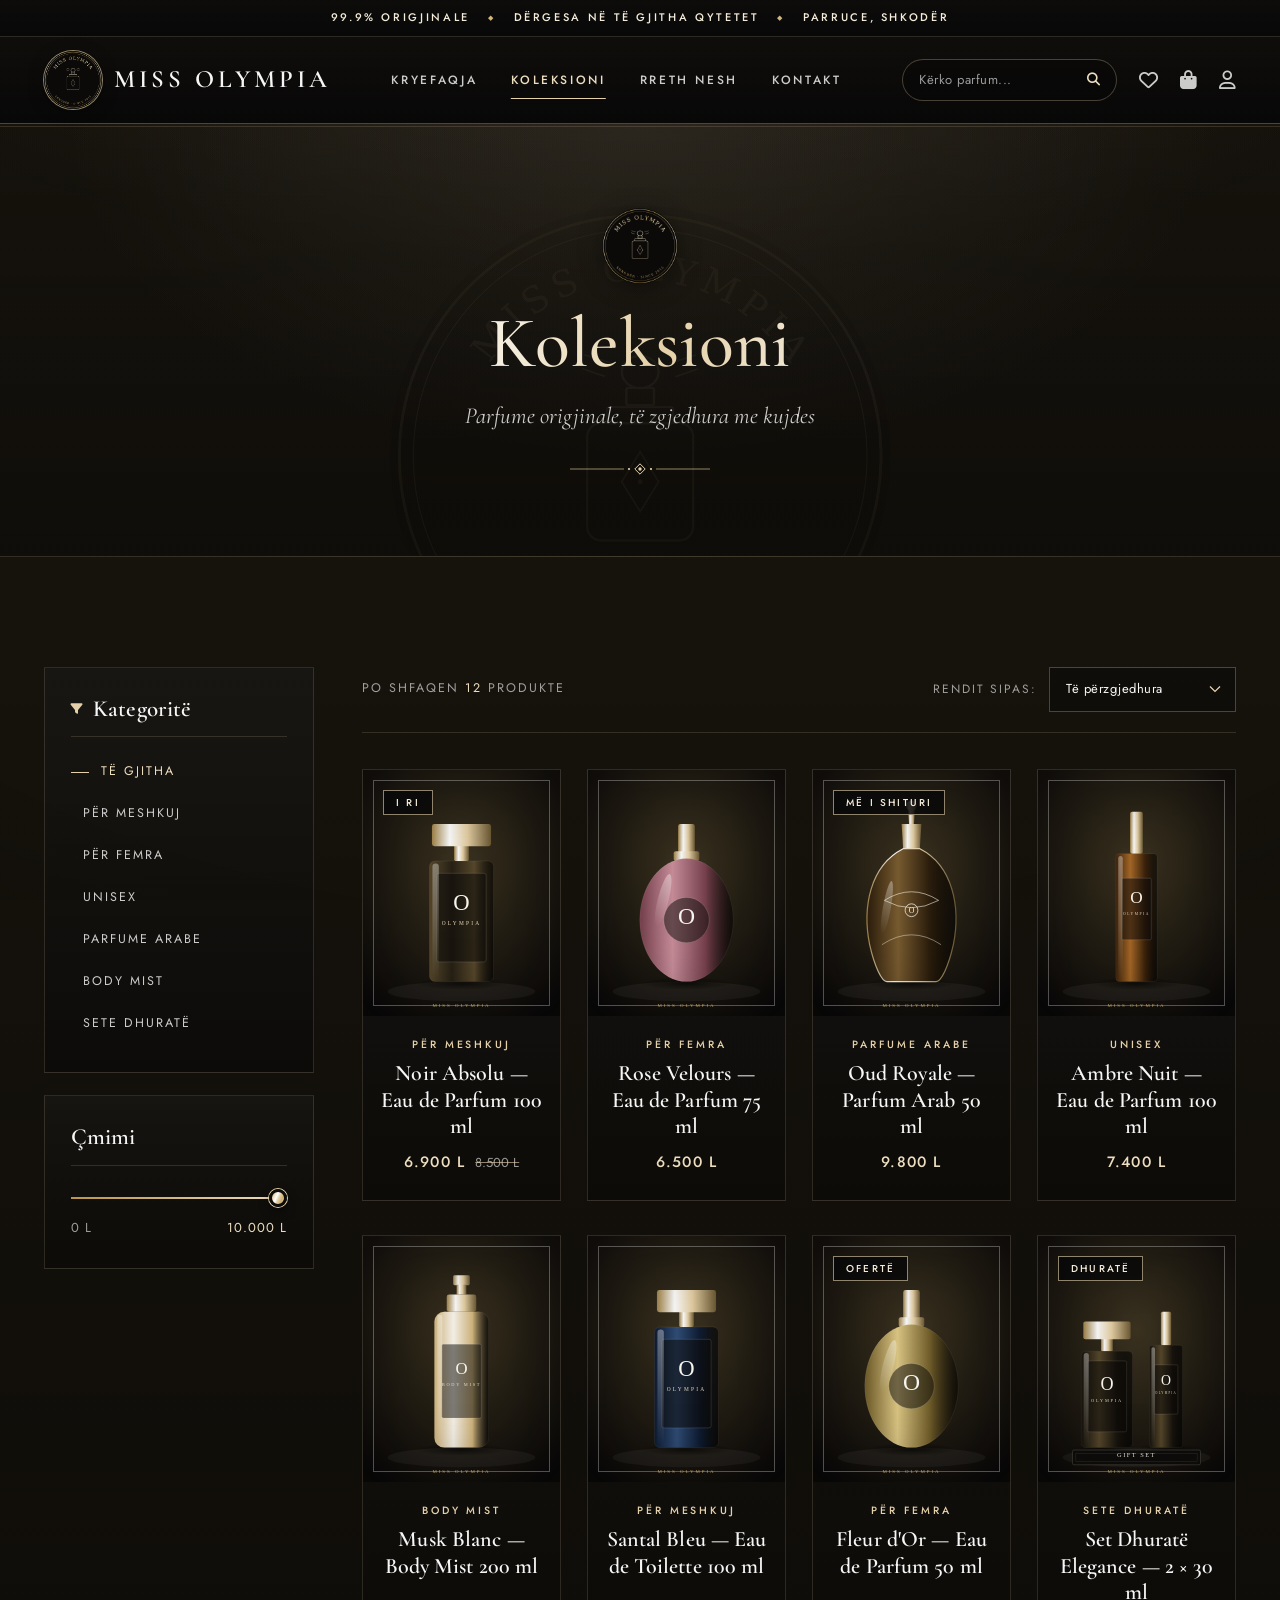
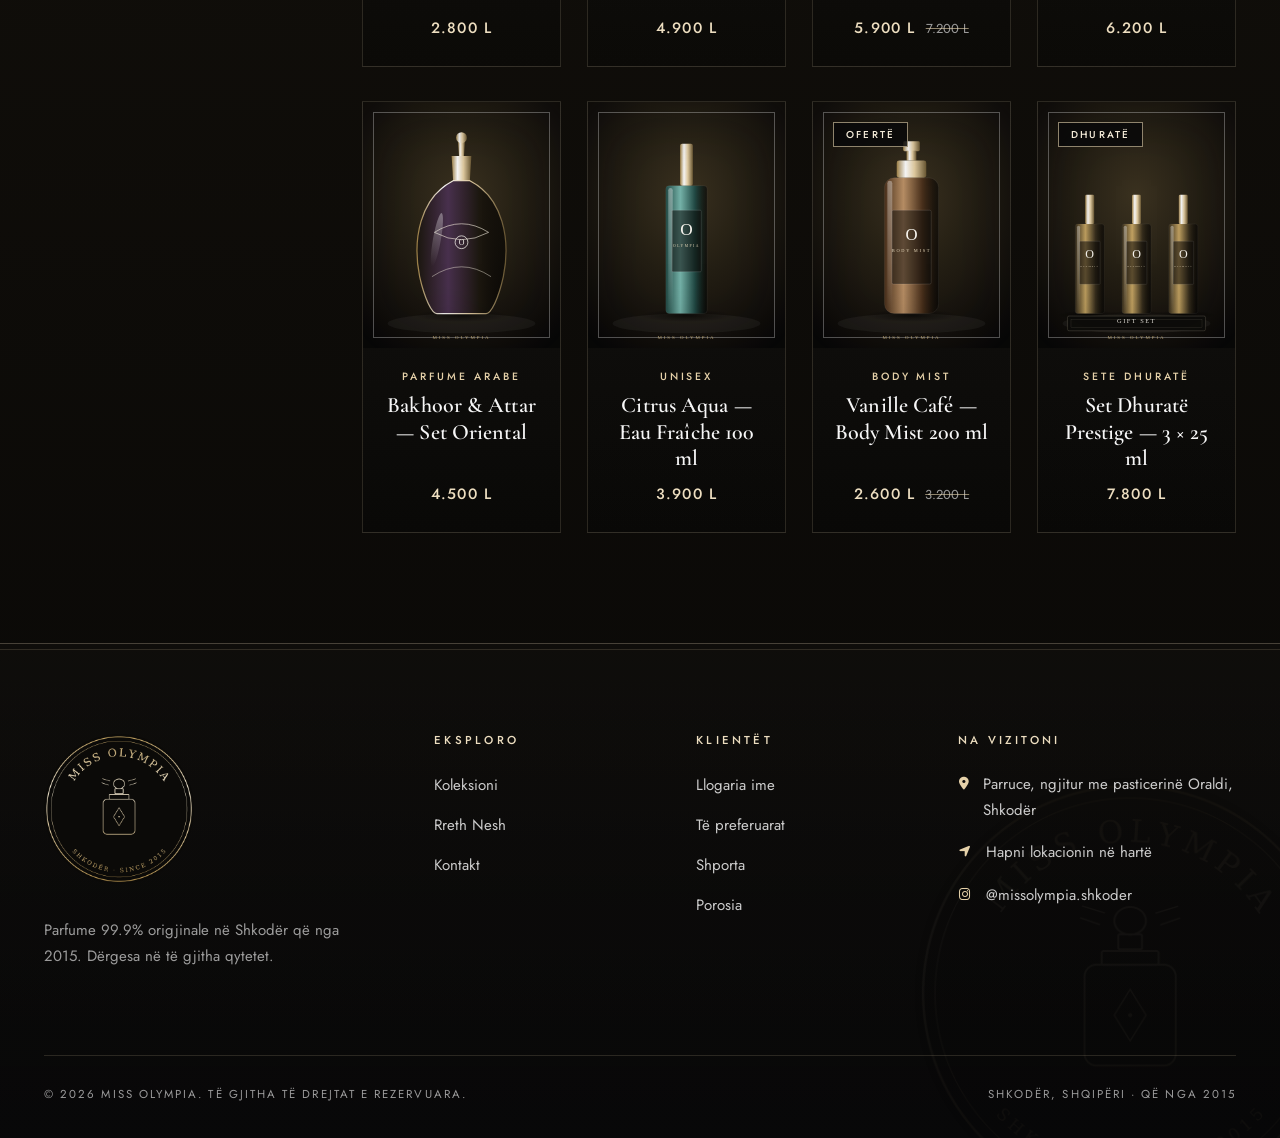
<file: shop.html>
<!DOCTYPE html>
<html lang="sq">
<head>
    <meta charset="UTF-8">
    <meta name="viewport" content="width=device-width, initial-scale=1.0">
    <meta name="description" content="Miss Olympia Shkodër - parfume 99.9% origjinale që nga 2015. Parruce, pranë pasticerisë Oraldi. Dërgesa në të gjitha qytetet.">
    <meta name="theme-color" content="#0d0c09">
    <title>Koleksioni | Miss Olympia</title>
    <link rel="icon" type="image/png" href="images/brand/favicon.png">
    <link rel="apple-touch-icon" href="images/brand/apple-touch-icon.png">
    <link rel="preconnect" href="https://fonts.googleapis.com">
    <link rel="preconnect" href="https://fonts.gstatic.com" crossorigin>
    <link href="https://fonts.googleapis.com/css2?family=Cormorant+Garamond:ital,wght@0,400;0,500;0,600;0,700;1,400;1,500;1,600&family=Jost:wght@300;400;500;600&display=swap" rel="stylesheet">
    <link rel="stylesheet" href="https://cdnjs.cloudflare.com/ajax/libs/font-awesome/6.4.0/css/all.min.css">
    <link rel="stylesheet" href="styles.css">
    <script>document.documentElement.classList.add('js');</script>
</head>
<body>
    <div class="announcement-bar">
        <div class="container announcement-inner">
            <span>99.9% origjinale</span>
            <span class="announcement-sep" aria-hidden="true">&#9670;</span>
            <span>Dërgesa në të gjitha qytetet</span>
            <span class="announcement-sep" aria-hidden="true">&#9670;</span>
            <span>Parruce, Shkodër</span>
        </div>
    </div>

    <header class="header" id="header">
        <div class="container header-container">
            <a href="index.html" class="logo" aria-label="Miss Olympia - kryefaqja">
                <img src="images/brand/logo.png" alt="" class="logo-emblem" width="880" height="880">
                <span class="logo-wordmark">MISS OLYMPIA</span>
            </a>
            <nav class="nav" id="nav" aria-label="Menuja kryesore">
                <ul class="nav-list"><li><a href="index.html" class="nav-link">Kryefaqja</a></li><li><a href="shop.html" class="nav-link active">Koleksioni</a></li><li><a href="about.html" class="nav-link">Rreth Nesh</a></li><li><a href="contact.html" class="nav-link">Kontakt</a></li></ul>
            </nav>
            <div class="header-actions">
                <div class="search-box">
                    <input type="text" placeholder="Kërko parfum..." id="searchInput" aria-label="Kërko produkte">
                    <button class="search-btn" aria-label="Kërko"><i class="fas fa-search"></i></button>
                </div>
                <a href="wishlist.html" class="header-action-btn wishlist-btn" title="Të preferuarat">
                    <i class="far fa-heart"></i>
                    <span class="wishlist-count" id="wishlistCount">0</span>
                </a>
                <a href="cart.html" class="cart-icon" title="Shporta">
                    <i class="fas fa-shopping-bag"></i>
                    <span class="cart-count" id="cartCount">0</span>
                </a>
                <div class="account-wrapper">
                    <a href="account.html" class="header-action-btn account-btn" id="accountBtn" title="Llogaria ime">
                        <i class="far fa-user"></i>
                    </a>
                    <div class="account-dropdown">
                        <a href="account.html">Hyr</a>
                        <a href="account.html?action=register">Regjistrohu</a>
                        <div class="divider"></div>
                        <a href="wishlist.html">Të preferuarat</a>
                    </div>
                </div>
                <button class="mobile-menu-btn" id="mobileMenuBtn" aria-label="Hap menynë" aria-expanded="false" aria-controls="nav">
                    <span></span><span></span><span></span>
                </button>
            </div>
        </div>
    </header>

    <main>
        <section class="page-header">
            <div class="container">
                <img src="images/brand/logo.png" alt="" class="page-emblem" aria-hidden="true">
                <h1>Koleksioni</h1>
                <p>Parfume origjinale, të zgjedhura me kujdes</p>
            </div>
        </section>
        <section class="section">
            <div class="container">
                <div class="shop-layout">
                    <aside class="shop-sidebar">
                        <div class="filter-section">
                            <h3><i class="fas fa-filter"></i> Kategoritë</h3>
                            <ul class="filter-list">
                                <li><a href="?category=all" class="filter-link active" data-category="all">Të gjitha</a></li>
                                <li><a href="?category=meshkuj" class="filter-link" data-category="meshkuj">Për Meshkuj</a></li>
                                <li><a href="?category=femra" class="filter-link" data-category="femra">Për Femra</a></li>
                                <li><a href="?category=unisex" class="filter-link" data-category="unisex">Unisex</a></li>
                                <li><a href="?category=arabe" class="filter-link" data-category="arabe">Parfume Arabe</a></li>
                                <li><a href="?category=mist" class="filter-link" data-category="mist">Body Mist</a></li>
                                <li><a href="?category=set" class="filter-link" data-category="set">Sete Dhuratë</a></li>
                            </ul>
                        </div>
                        <div class="filter-section">
                            <h3>Çmimi</h3>
                            <div class="price-filter">
                                <input type="range" min="0" max="10000" step="100" value="10000" class="price-range" id="priceRange" aria-label="Çmimi maksimal">
                                <div class="price-values">
                                    <span>0 L</span>
                                    <span id="priceValue">10.000 L</span>
                                </div>
                            </div>
                        </div>
                    </aside>
                    <div class="shop-main">
                        <div class="shop-header">
                            <button class="mobile-filter-btn" id="mobileFilterBtn">
                                <i class="fas fa-sliders"></i>
                                <span>Filtra</span>
                            </button>
                            <div class="results-count">
                                Po shfaqen <span id="productCount">0</span> produkte
                            </div>
                            <div class="sort-options">
                                <label for="sortBy">Rendit sipas:</label>
                                <select id="sortBy" class="sort-select">
                                    <option value="featured">Të përzgjedhura</option>
                                    <option value="price-low">Çmimi: nga më i ulët</option>
                                    <option value="price-high">Çmimi: nga më i lartë</option>
                                    <option value="name">Emri: A-Z</option>
                                </select>
                            </div>
                        </div>
                        <div class="products-grid" id="shopProducts"></div>
                    </div>
                </div>
            </div>
        </section>
    </main>

    <footer class="footer">
        <div class="container">
            <div class="footer-grid">
                <div class="footer-brand">
                    <a href="index.html" class="footer-logo" aria-label="Miss Olympia - kryefaqja">
                        <img src="images/brand/logo.png" alt="Miss Olympia" width="880" height="880" loading="lazy">
                    </a>
                    <p>Parfume 99.9% origjinale në Shkodër që nga 2015. Dërgesa në të gjitha qytetet.</p>
                </div>

                <div class="footer-links">
                    <h3>Eksploro</h3>
                    <ul>
                        <li><a href="shop.html">Koleksioni</a></li>
                        <li><a href="about.html">Rreth Nesh</a></li>
                        <li><a href="contact.html">Kontakt</a></li>
                    </ul>
                </div>

                <div class="footer-links">
                    <h3>Klientët</h3>
                    <ul>
                        <li><a href="account.html">Llogaria ime</a></li>
                        <li><a href="wishlist.html">Të preferuarat</a></li>
                        <li><a href="cart.html">Shporta</a></li>
                        <li><a href="checkout.html">Porosia</a></li>
                    </ul>
                </div>

                <div class="footer-contact">
                    <h3>Na vizitoni</h3>
                    <ul class="contact-list">
                        <li><i class="fas fa-map-marker-alt"></i> Parruce, ngjitur me pasticerinë Oraldi, Shkodër</li>
                        <li><i class="fas fa-location-arrow"></i> <a href="https://www.google.com/maps/search/?api=1&amp;query=Oraldi+Shkoder" target="_blank" rel="noopener">Hapni lokacionin në hartë</a></li>
                        <li><i class="fab fa-instagram"></i> <a href="https://www.instagram.com/missolympia.shkoder/" target="_blank" rel="noopener">@missolympia.shkoder</a></li>
                    </ul>
                </div>
            </div>

            <div class="footer-bottom">
                <p>&copy; 2026 Miss Olympia. Të gjitha të drejtat e rezervuara.</p>
                <p>Shkodër, Shqipëri &middot; Që nga 2015</p>
            </div>
        </div>
    </footer>

    <nav class="mobile-bottom-nav" aria-label="Navigim i shpejtë">
        <div class="mobile-nav-container">
            <a href="index.html" class="mobile-nav-item">
                <i class="fas fa-home"></i>
                <span>Kryefaqja</span>
            </a>
            <a href="shop.html" class="mobile-nav-item active">
                <i class="fas fa-spray-can-sparkles"></i>
                <span>Koleksioni</span>
            </a>
            <a href="wishlist.html" class="mobile-nav-item wishlist-btn">
                <i class="fas fa-heart"></i>
                <span>Të preferuarat</span>
            </a>
            <a href="cart.html" class="mobile-nav-item">
                <i class="fas fa-shopping-bag"></i>
                <span>Shporta</span>
                <span class="cart-count">0</span>
            </a>
            <a href="account.html" class="mobile-nav-item account-btn">
                <i class="fas fa-user"></i>
                <span>Llogaria</span>
            </a>
        </div>
    </nav>

    <script src="script.js"></script>

</body>
</html>
</file>
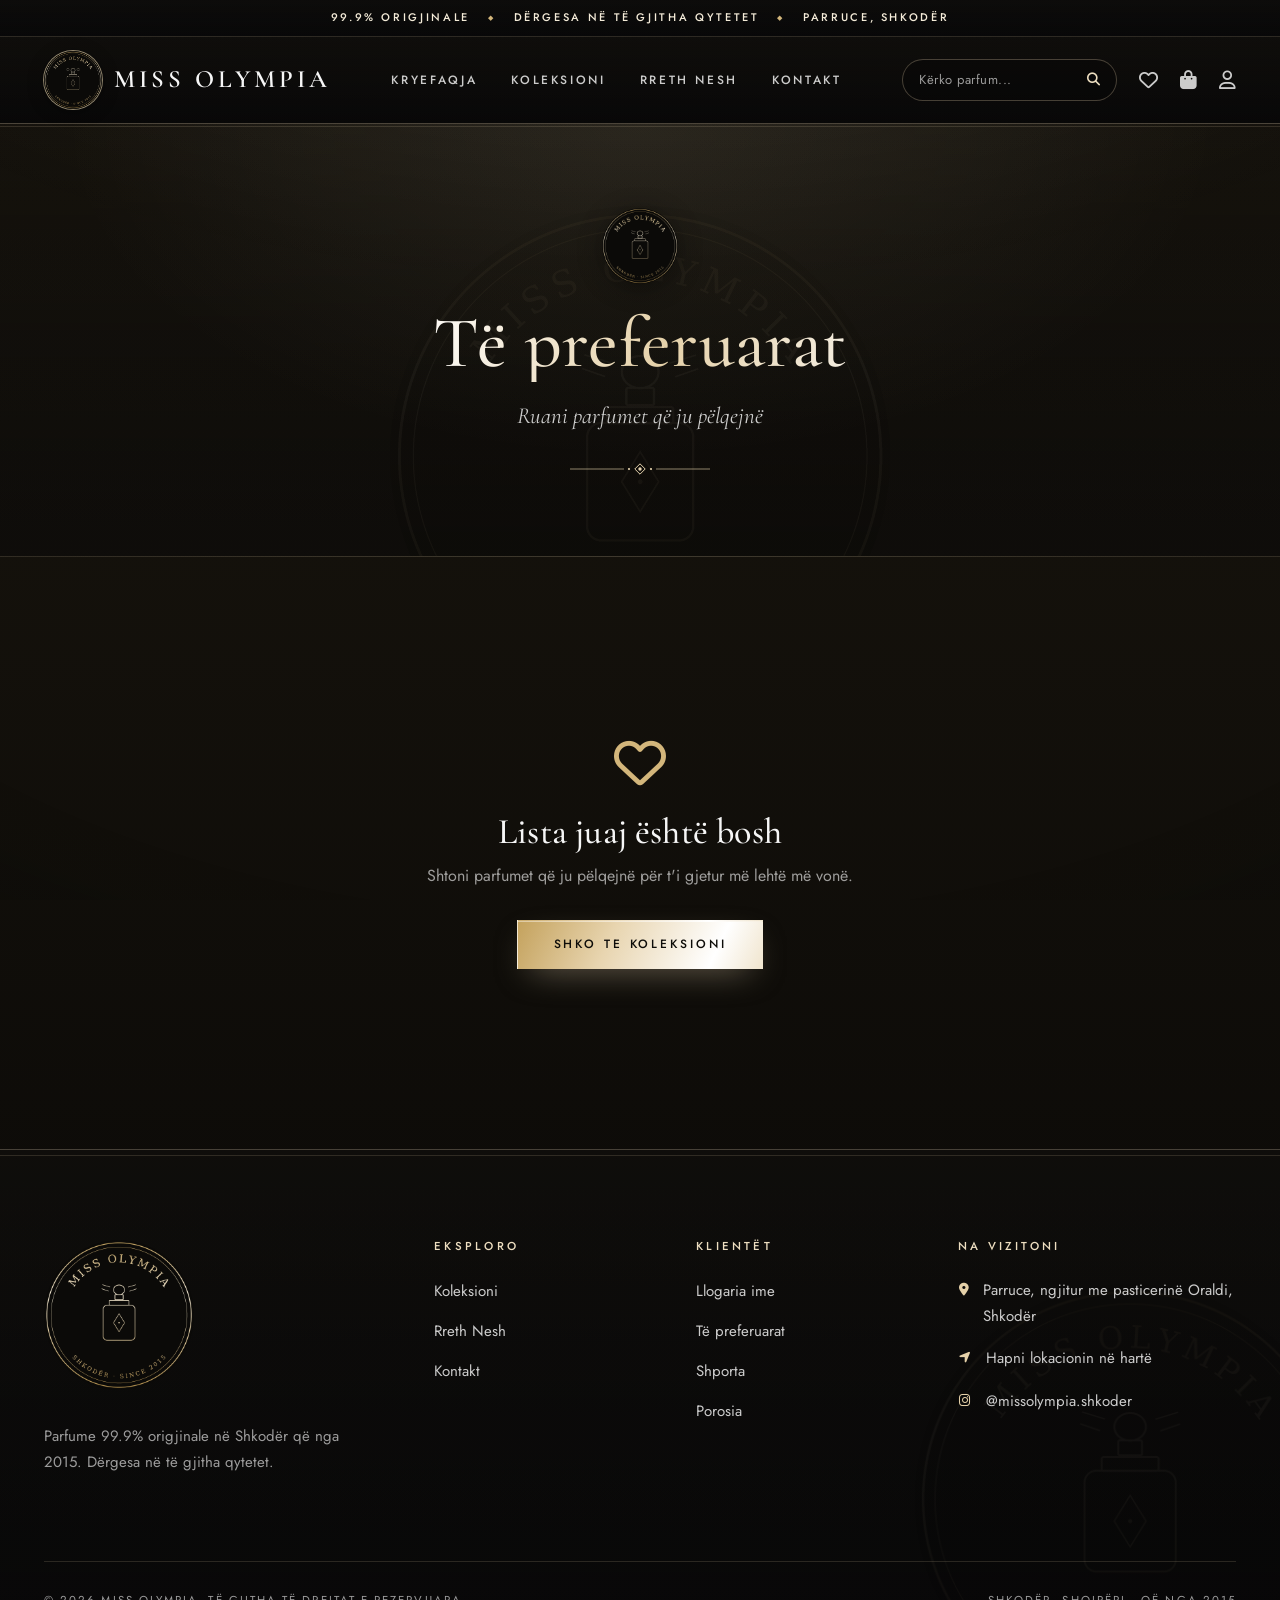
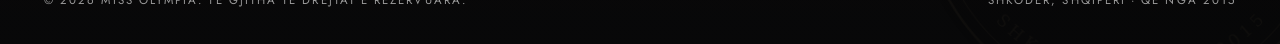
<file: wishlist.html>
<!DOCTYPE html>
<html lang="sq">
<head>
    <meta charset="UTF-8">
    <meta name="viewport" content="width=device-width, initial-scale=1.0">
    <meta name="description" content="Miss Olympia Shkodër - parfume 99.9% origjinale që nga 2015. Parruce, pranë pasticerisë Oraldi. Dërgesa në të gjitha qytetet.">
    <meta name="theme-color" content="#0d0c09">
    <title>Të preferuarat | Miss Olympia</title>
    <link rel="icon" type="image/png" href="images/brand/favicon.png">
    <link rel="apple-touch-icon" href="images/brand/apple-touch-icon.png">
    <link rel="preconnect" href="https://fonts.googleapis.com">
    <link rel="preconnect" href="https://fonts.gstatic.com" crossorigin>
    <link href="https://fonts.googleapis.com/css2?family=Cormorant+Garamond:ital,wght@0,400;0,500;0,600;0,700;1,400;1,500;1,600&family=Jost:wght@300;400;500;600&display=swap" rel="stylesheet">
    <link rel="stylesheet" href="https://cdnjs.cloudflare.com/ajax/libs/font-awesome/6.4.0/css/all.min.css">
    <link rel="stylesheet" href="styles.css">
    <script>document.documentElement.classList.add('js');</script>
</head>
<body>
    <div class="announcement-bar">
        <div class="container announcement-inner">
            <span>99.9% origjinale</span>
            <span class="announcement-sep" aria-hidden="true">&#9670;</span>
            <span>Dërgesa në të gjitha qytetet</span>
            <span class="announcement-sep" aria-hidden="true">&#9670;</span>
            <span>Parruce, Shkodër</span>
        </div>
    </div>

    <header class="header" id="header">
        <div class="container header-container">
            <a href="index.html" class="logo" aria-label="Miss Olympia - kryefaqja">
                <img src="images/brand/logo.png" alt="" class="logo-emblem" width="880" height="880">
                <span class="logo-wordmark">MISS OLYMPIA</span>
            </a>
            <nav class="nav" id="nav" aria-label="Menuja kryesore">
                <ul class="nav-list"><li><a href="index.html" class="nav-link">Kryefaqja</a></li><li><a href="shop.html" class="nav-link">Koleksioni</a></li><li><a href="about.html" class="nav-link">Rreth Nesh</a></li><li><a href="contact.html" class="nav-link">Kontakt</a></li></ul>
            </nav>
            <div class="header-actions">
                <div class="search-box">
                    <input type="text" placeholder="Kërko parfum..." id="searchInput" aria-label="Kërko produkte">
                    <button class="search-btn" aria-label="Kërko"><i class="fas fa-search"></i></button>
                </div>
                <a href="wishlist.html" class="header-action-btn wishlist-btn" title="Të preferuarat">
                    <i class="far fa-heart"></i>
                    <span class="wishlist-count" id="wishlistCount">0</span>
                </a>
                <a href="cart.html" class="cart-icon" title="Shporta">
                    <i class="fas fa-shopping-bag"></i>
                    <span class="cart-count" id="cartCount">0</span>
                </a>
                <div class="account-wrapper">
                    <a href="account.html" class="header-action-btn account-btn" id="accountBtn" title="Llogaria ime">
                        <i class="far fa-user"></i>
                    </a>
                    <div class="account-dropdown">
                        <a href="account.html">Hyr</a>
                        <a href="account.html?action=register">Regjistrohu</a>
                        <div class="divider"></div>
                        <a href="wishlist.html">Të preferuarat</a>
                    </div>
                </div>
                <button class="mobile-menu-btn" id="mobileMenuBtn" aria-label="Hap menynë" aria-expanded="false" aria-controls="nav">
                    <span></span><span></span><span></span>
                </button>
            </div>
        </div>
    </header>

    <main>
        <section class="page-header">
            <div class="container">
                <img src="images/brand/logo.png" alt="" class="page-emblem" aria-hidden="true">
                <h1>Të preferuarat</h1>
                <p>Ruani parfumet që ju pëlqejnë</p>
            </div>
        </section>
        <section class="wishlist-section section">
            <div class="container">
                <div id="wishlistItems" class="products-grid"></div>
                <div id="emptyWishlist" class="empty-state" style="display: none;">
                    <i class="far fa-heart"></i>
                    <h2>Lista juaj është bosh</h2>
                    <p>Shtoni parfumet që ju pëlqejnë për t'i gjetur më lehtë më vonë.</p>
                    <a href="shop.html" class="btn btn-primary">Shko te koleksioni</a>
                </div>
            </div>
        </section>
    </main>

    <footer class="footer">
        <div class="container">
            <div class="footer-grid">
                <div class="footer-brand">
                    <a href="index.html" class="footer-logo" aria-label="Miss Olympia - kryefaqja">
                        <img src="images/brand/logo.png" alt="Miss Olympia" width="880" height="880" loading="lazy">
                    </a>
                    <p>Parfume 99.9% origjinale në Shkodër që nga 2015. Dërgesa në të gjitha qytetet.</p>
                </div>

                <div class="footer-links">
                    <h3>Eksploro</h3>
                    <ul>
                        <li><a href="shop.html">Koleksioni</a></li>
                        <li><a href="about.html">Rreth Nesh</a></li>
                        <li><a href="contact.html">Kontakt</a></li>
                    </ul>
                </div>

                <div class="footer-links">
                    <h3>Klientët</h3>
                    <ul>
                        <li><a href="account.html">Llogaria ime</a></li>
                        <li><a href="wishlist.html">Të preferuarat</a></li>
                        <li><a href="cart.html">Shporta</a></li>
                        <li><a href="checkout.html">Porosia</a></li>
                    </ul>
                </div>

                <div class="footer-contact">
                    <h3>Na vizitoni</h3>
                    <ul class="contact-list">
                        <li><i class="fas fa-map-marker-alt"></i> Parruce, ngjitur me pasticerinë Oraldi, Shkodër</li>
                        <li><i class="fas fa-location-arrow"></i> <a href="https://www.google.com/maps/search/?api=1&amp;query=Oraldi+Shkoder" target="_blank" rel="noopener">Hapni lokacionin në hartë</a></li>
                        <li><i class="fab fa-instagram"></i> <a href="https://www.instagram.com/missolympia.shkoder/" target="_blank" rel="noopener">@missolympia.shkoder</a></li>
                    </ul>
                </div>
            </div>

            <div class="footer-bottom">
                <p>&copy; 2026 Miss Olympia. Të gjitha të drejtat e rezervuara.</p>
                <p>Shkodër, Shqipëri &middot; Që nga 2015</p>
            </div>
        </div>
    </footer>

    <nav class="mobile-bottom-nav" aria-label="Navigim i shpejtë">
        <div class="mobile-nav-container">
            <a href="index.html" class="mobile-nav-item">
                <i class="fas fa-home"></i>
                <span>Kryefaqja</span>
            </a>
            <a href="shop.html" class="mobile-nav-item">
                <i class="fas fa-spray-can-sparkles"></i>
                <span>Koleksioni</span>
            </a>
            <a href="wishlist.html" class="mobile-nav-item wishlist-btn active">
                <i class="fas fa-heart"></i>
                <span>Të preferuarat</span>
            </a>
            <a href="cart.html" class="mobile-nav-item">
                <i class="fas fa-shopping-bag"></i>
                <span>Shporta</span>
                <span class="cart-count">0</span>
            </a>
            <a href="account.html" class="mobile-nav-item account-btn">
                <i class="fas fa-user"></i>
                <span>Llogaria</span>
            </a>
        </div>
    </nav>

    <script src="script.js"></script>
    <script>
        document.addEventListener('DOMContentLoaded', () => { loadWishlistItems(); });
        function loadWishlistItems() {
            const container = document.getElementById('wishlistItems');
            const emptyState = document.getElementById('emptyWishlist');
            if (!container) return;
            if (wishlist.length === 0) { container.style.display = 'none'; emptyState.style.display = 'block'; return; }
            container.innerHTML = products.filter(p => wishlist.includes(p.id)).map(product => createProductCard(product)).join('');
            container.style.display = 'grid';
            emptyState.style.display = 'none';
        }
        const wishlistPageToggle = toggleWishlist;
        toggleWishlist = function(id) { wishlistPageToggle(id); loadWishlistItems(); }
    </script>
</body>
</html>
</file>
<file: styles.css>
/* styles.css - Miss Olympia
   Black, champagne gold and fine serif type, taken from the Miss Olympia logo. */

/* CSS Variables */
:root {
    /* Blacks sampled from the Miss Olympia logo */
    --green-950: #060504;
    --green-900: #0d0c09;
    --green-850: #18140c;
    --green-800: #100f0c;
    --green-700: #231d11;
    --green-600: #332a19;

    /* Champagne gold foil */
    --gold-100: #ffffff;
    --gold-200: #f7f4ef;
    --gold-300: #f4ebd8;
    --gold-400: #eddec0;
    --gold-500: #e5d1a9;
    --gold-600: #d3b67b;
    --gold-700: #bb9549;
    --gold-800: #7c6435;

    --ivory: #f6f6f6;
    --ivory-soft: rgba(246, 246, 246, 0.82);
    --ivory-mute: rgba(246, 246, 246, 0.62);

    --line: rgba(232, 213, 176, 0.28);
    --line-soft: rgba(232, 213, 176, 0.15);
    --line-strong: rgba(232, 213, 176, 0.6);

    --panel: linear-gradient(180deg, rgba(255, 255, 255, 0.035), rgba(0, 0, 0, 0.06)), rgba(8, 8, 9, 0.42);
    --veil: rgba(8, 8, 9, 0.55);

    --foil: linear-gradient(115deg, #c4a25d 0%, #e8d5b0 18%, #ffffff 38%, #e5d1a9 55%, #cdae6f 76%, #f6eede 100%);
    --foil-text: linear-gradient(100deg, #ddc594 0%, #ffffff 30%, #e5d1a9 52%, #f7f4ee 72%, #d0b174 100%);

    --leather: linear-gradient(180deg, #1a160e, #080706);
    --leather-size: 640px auto;

    --ornament: url("data:image/svg+xml,%3Csvg xmlns='http://www.w3.org/2000/svg' width='140' height='14' viewBox='0 0 140 14'%3E%3Cpath d='M0 7h54M86 7h54' stroke='%23E8D5B0' stroke-opacity='.6'/%3E%3Cpath d='M70 1.8 75.2 7 70 12.2 64.8 7z' fill='none' stroke='%23E8D5B0'/%3E%3Ccircle cx='70' cy='7' r='1.7' fill='%23E8D5B0'/%3E%3Ccircle cx='59' cy='7' r='1.1' fill='%23E8D5B0'/%3E%3Ccircle cx='81' cy='7' r='1.1' fill='%23E8D5B0'/%3E%3C/svg%3E");
    --chevron: url("data:image/svg+xml,%3Csvg xmlns='http://www.w3.org/2000/svg' width='12' height='8' viewBox='0 0 12 8'%3E%3Cpath d='M1 1.5 6 6.5 11 1.5' fill='none' stroke='%23E8D5B0' stroke-width='1.2'/%3E%3C/svg%3E");

    --shadow-sm: 0 6px 18px -10px rgba(0, 0, 0, 0.6);
    --shadow-md: 0 18px 40px -20px rgba(0, 0, 0, 0.75);
    --shadow-lg: 0 34px 70px -30px rgba(0, 0, 0, 0.85);
    --glow: 0 12px 34px -14px rgba(232, 213, 176, 0.55);

    --ease: cubic-bezier(0.22, 0.61, 0.36, 1);
    --transition: all 0.45s var(--ease);

    --font-display: 'Cormorant Garamond', 'Cormorant', Georgia, 'Times New Roman', serif;
    --font-body: 'Jost', 'Helvetica Neue', Arial, sans-serif;
    --font-heading: var(--font-display);

    /* Older names still referenced by inline styles and script.js */
    --primary-color: var(--gold-500);
    --primary-dark: var(--gold-600);
    --secondary-color: var(--green-700);
    --accent-color: var(--gold-300);
    --text-dark: var(--ivory);
    --text-light: var(--ivory-soft);
    --text-muted: var(--ivory-mute);
    --bg-light: rgba(8, 8, 9, 0.42);
    --bg-white: var(--green-800);
    --border-color: var(--line);
    --success-color: var(--gold-400);
    --error-color: #e0907f;
}

/* Reset & Base Styles */
*,
*::before,
*::after {
    margin: 0;
    padding: 0;
    box-sizing: border-box;
}

html {
    scroll-behavior: smooth;
    -webkit-text-size-adjust: 100%;
    scrollbar-color: var(--gold-700) var(--green-950);
}

body {
    font-family: var(--font-body);
    font-size: 16px;
    font-weight: 400;
    line-height: 1.75;
    color: var(--ivory-soft);
    background-color: var(--green-800);
    background-image: var(--leather);
    background-size: var(--leather-size);
    -webkit-font-smoothing: antialiased;
    -moz-osx-font-smoothing: grayscale;
}

/* Studio light over the leather, like the logo card: bright crown, deep edges */
body::before {
    content: "";
    position: fixed;
    inset: 0;
    z-index: -1;
    pointer-events: none;
    background:
        radial-gradient(120% 70% at 50% -10%, rgba(255, 255, 255, 0.07), transparent 60%),
        radial-gradient(140% 110% at 50% 45%, transparent 52%, rgba(0, 8, 5, 0.55) 100%);
}

h1, h2, h3, h4, h5, h6 {
    font-family: var(--font-display);
    font-weight: 500;
    line-height: 1.15;
    color: var(--ivory);
    letter-spacing: 0.005em;
}

h3, h4 {
    font-weight: 600;
}

h1 em,
h2 em,
h3 em {
    font-style: italic;
    font-weight: 500;
    color: var(--gold-400);
}

a {
    text-decoration: none;
    color: inherit;
    transition: color 0.3s var(--ease);
}

img {
    max-width: 100%;
    height: auto;
    display: block;
}

button,
input,
select,
textarea {
    font: inherit;
}

::selection {
    background: var(--gold-500);
    color: var(--green-900);
}

:focus-visible {
    outline: 1px solid var(--gold-400);
    outline-offset: 3px;
}

::-webkit-scrollbar {
    width: 10px;
    height: 10px;
}

::-webkit-scrollbar-track {
    background: var(--green-950);
}

::-webkit-scrollbar-thumb {
    background: linear-gradient(var(--gold-600), var(--gold-800));
    border: 2px solid var(--green-950);
    border-radius: 10px;
}

.container {
    width: 100%;
    max-width: 1240px;
    margin: 0 auto;
    padding: 0 24px;
}

.foil-text {
    background: var(--foil-text);
    -webkit-background-clip: text;
    background-clip: text;
    color: transparent;
}

/* Announcement Bar */
.announcement-bar {
    background: linear-gradient(rgba(8, 8, 9, 0.72), rgba(8, 8, 9, 0.72)), var(--leather);
    background-size: auto, var(--leather-size);
    border-bottom: 1px solid var(--line-soft);
    color: var(--gold-300);
    font-size: 11px;
    font-weight: 500;
    letter-spacing: 0.24em;
    text-transform: uppercase;
}

.announcement-inner {
    display: flex;
    align-items: center;
    justify-content: center;
    gap: 18px;
    min-height: 36px;
    text-align: center;
}

.announcement-sep {
    font-size: 7px;
    color: var(--gold-600);
}

/* Header Styles */
.header {
    position: sticky;
    top: 0;
    z-index: 1000;
    background: linear-gradient(rgba(8, 8, 9, 0.6), rgba(8, 8, 9, 0.6)), var(--leather);
    background-size: auto, var(--leather-size);
    border-bottom: 1px solid var(--line);
    transition: box-shadow 0.4s var(--ease);
}

.header::after {
    content: "";
    position: absolute;
    left: 0;
    right: 0;
    bottom: -4px;
    height: 1px;
    background: var(--line-soft);
    pointer-events: none;
}

.header.scrolled {
    box-shadow: 0 16px 34px -18px rgba(0, 0, 0, 0.85);
}

.header-container {
    display: flex;
    align-items: center;
    justify-content: space-between;
    gap: 28px;
    padding-top: 14px;
    padding-bottom: 14px;
}

.logo {
    display: flex;
    align-items: center;
    gap: 12px;
    flex-shrink: 0;
}

.logo-emblem {
    height: 58px;
    width: 58px;
    border-radius: 50%;
    box-shadow: 0 0 0 1px var(--line-strong);
    filter: drop-shadow(0 3px 8px rgba(0, 0, 0, 0.35));
    transition: transform 0.7s var(--ease);
}

.logo:hover .logo-emblem {
    transform: rotate(-3deg) scale(1.05);
}

.logo-wordmark {
    font-family: var(--font-display);
    font-size: 25px;
    font-weight: 600;
    letter-spacing: 0.16em;
    color: var(--ivory);
    white-space: nowrap;
}
@media (max-width: 520px) { .logo-wordmark { font-size: 18px; letter-spacing: 0.1em; } .logo-emblem { height: 46px; width: 46px; } }

.nav-list {
    display: flex;
    list-style: none;
    gap: 34px;
}

.nav-link {
    position: relative;
    display: inline-block;
    padding: 6px 0;
    font-size: 12px;
    font-weight: 500;
    letter-spacing: 0.22em;
    text-transform: uppercase;
    color: var(--ivory-soft);
}

.nav-link::after {
    content: "";
    position: absolute;
    left: 50%;
    bottom: -2px;
    width: 0;
    height: 1px;
    background: var(--gold-500);
    transform: translateX(-50%);
    transition: width 0.45s var(--ease);
}

.nav-link:hover,
.nav-link.active {
    color: var(--gold-400);
}

.nav-link:hover::after,
.nav-link.active::after {
    width: 100%;
}

.header-actions {
    display: flex;
    align-items: center;
    gap: 22px;
}

.search-box {
    position: relative;
    display: flex;
    align-items: center;
    gap: 8px;
    padding: 9px 16px;
    border: 1px solid var(--line);
    border-radius: 999px;
    background: rgba(0, 0, 0, 0.2);
    transition: border-color 0.3s, background-color 0.3s;
}

.search-box:focus-within {
    border-color: var(--line-strong);
    background: rgba(0, 0, 0, 0.3);
}

.search-box input {
    width: 160px;
    border: none;
    background: none;
    outline: none;
    color: var(--ivory);
    font-size: 13px;
    letter-spacing: 0.04em;
}

.search-box input::placeholder {
    color: var(--ivory-mute);
}

.search-btn {
    background: none;
    border: none;
    cursor: pointer;
    color: var(--gold-400);
    font-size: 13px;
}

.header-action-btn,
.cart-icon {
    position: relative;
    display: flex;
    align-items: center;
    justify-content: center;
    font-size: 19px;
    color: var(--ivory-soft);
    transition: color 0.3s, transform 0.3s var(--ease);
}

.header-action-btn:hover,
.cart-icon:hover,
.header-action-btn.active {
    color: var(--gold-400);
}

.header-action-btn:hover,
.cart-icon:hover {
    transform: translateY(-1px);
}

.cart-count,
.wishlist-count {
    position: absolute;
    top: -8px;
    right: -11px;
    min-width: 18px;
    height: 18px;
    padding: 0 5px;
    border-radius: 999px;
    background: var(--foil);
    color: var(--green-900);
    font-family: var(--font-body);
    font-size: 10px;
    font-weight: 600;
    line-height: 1;
    letter-spacing: 0;
    display: flex;
    align-items: center;
    justify-content: center;
    box-shadow: 0 2px 8px rgba(0, 0, 0, 0.45);
    transition: transform 0.35s var(--ease), opacity 0.35s;
}

.cart-count.is-zero,
.wishlist-count.is-zero {
    opacity: 0;
    transform: scale(0.4);
}

.mobile-menu-btn {
    display: none;
    flex-direction: column;
    gap: 6px;
    width: 30px;
    padding: 6px 2px;
    background: none;
    border: none;
    cursor: pointer;
}

.mobile-menu-btn span {
    display: block;
    width: 100%;
    height: 1px;
    background: var(--gold-400);
    transition: transform 0.4s var(--ease), opacity 0.3s;
}

.mobile-menu-btn.active span:nth-child(1) {
    transform: translateY(7px) rotate(45deg);
}

.mobile-menu-btn.active span:nth-child(2) {
    opacity: 0;
}

.mobile-menu-btn.active span:nth-child(3) {
    transform: translateY(-7px) rotate(-45deg);
}

/* Account Dropdown Styles */
.account-wrapper {
    position: relative;
}

.account-dropdown {
    position: absolute;
    top: calc(100% + 18px);
    right: -14px;
    width: 200px;
    padding: 10px 0;
    background: linear-gradient(rgba(8, 8, 9, 0.86), rgba(8, 8, 9, 0.86)), var(--leather);
    background-size: auto, var(--leather-size);
    border: 1px solid var(--line);
    box-shadow: var(--shadow-lg);
    opacity: 0;
    visibility: hidden;
    transform: translateY(8px);
    transition: all 0.35s var(--ease);
    z-index: 1001;
}

.account-dropdown::before {
    content: "";
    position: absolute;
    top: -20px;
    left: 0;
    right: 0;
    height: 20px;
}

.account-wrapper:hover .account-dropdown,
.account-wrapper:focus-within .account-dropdown {
    opacity: 1;
    visibility: visible;
    transform: translateY(0);
}

.account-dropdown a {
    display: block;
    padding: 10px 22px;
    font-size: 12px;
    letter-spacing: 0.16em;
    text-transform: uppercase;
    color: var(--ivory-soft);
    transition: color 0.3s, padding-left 0.35s var(--ease), background-color 0.3s;
}

.account-dropdown a:hover {
    color: var(--gold-400);
    background: rgba(232, 213, 176, 0.06);
    padding-left: 26px;
}

.account-dropdown .divider {
    height: 1px;
    margin: 6px 22px;
    background: var(--line-soft);
}

/* Buttons */
.btn {
    position: relative;
    overflow: hidden;
    isolation: isolate;
    display: inline-flex;
    align-items: center;
    justify-content: center;
    gap: 10px;
    padding: 16px 36px;
    font-family: var(--font-body);
    font-size: 12px;
    font-weight: 500;
    line-height: 1.2;
    letter-spacing: 0.24em;
    text-transform: uppercase;
    border: 1px solid transparent;
    border-radius: 0;
    cursor: pointer;
    transition: transform 0.45s var(--ease), box-shadow 0.45s var(--ease), background-position 0.9s var(--ease), background-color 0.35s, border-color 0.35s, color 0.35s;
}

.btn-primary {
    background: var(--foil);
    background-size: 220% 100%;
    background-position: 0% 0;
    color: var(--green-900);
    box-shadow: var(--glow), inset 0 1px 0 rgba(255, 255, 255, 0.35);
}

.btn-primary::after {
    content: "";
    position: absolute;
    top: 0;
    bottom: 0;
    left: -60%;
    width: 40%;
    z-index: -1;
    background: linear-gradient(100deg, transparent, rgba(255, 255, 255, 0.55), transparent);
    transform: skewX(-20deg);
    transition: left 0.9s var(--ease);
}

.btn-primary:hover {
    background-position: 100% 0;
    transform: translateY(-2px);
    box-shadow: 0 18px 40px -16px rgba(232, 213, 176, 0.7), inset 0 1px 0 rgba(255, 255, 255, 0.4);
}

.btn-primary:hover::after {
    left: 130%;
}

.btn-secondary {
    background: transparent;
    color: var(--gold-400);
    border-color: var(--line-strong);
}

.btn-secondary:hover {
    background: rgba(232, 213, 176, 0.1);
    border-color: var(--gold-400);
    color: var(--gold-300);
    transform: translateY(-2px);
}

.btn-outline {
    background: transparent;
    color: var(--ivory);
    border-color: rgba(246, 246, 246, 0.5);
}

.btn-outline:hover {
    background: var(--ivory);
    border-color: var(--ivory);
    color: var(--green-900);
}

.btn:active {
    transform: translateY(0);
}

.btn-sm {
    padding: 11px 22px;
    font-size: 11px;
}

.btn-lg {
    padding: 18px 44px;
}

.btn-full {
    width: 100%;
    justify-content: center;
}

/* Sections */
.section {
    position: relative;
    padding: 110px 0;
}

.bg-light {
    background: linear-gradient(180deg, rgba(1, 18, 12, 0.42), rgba(1, 18, 12, 0.3));
    border-top: 1px solid var(--line-soft);
    border-bottom: 1px solid var(--line-soft);
}

.section-header {
    text-align: center;
    margin-bottom: 64px;
}

.section-subtitle {
    display: inline-flex;
    align-items: center;
    gap: 14px;
    margin-bottom: 18px;
    color: var(--gold-400);
    font-size: 11.5px;
    font-weight: 500;
    letter-spacing: 0.34em;
    text-transform: uppercase;
}

.section-subtitle::before,
.section-subtitle::after {
    content: "";
    width: 34px;
    height: 1px;
    background: currentColor;
    opacity: 0.55;
}

.section-title {
    font-size: clamp(34px, 4.2vw, 52px);
    font-weight: 500;
    margin-bottom: 18px;
}

.section-header .section-title::after {
    content: "";
    display: block;
    width: 140px;
    height: 14px;
    margin: 24px auto 0;
    background: var(--ornament) center / contain no-repeat;
}

.section-description {
    max-width: 620px;
    margin: 0 auto;
    color: var(--ivory-mute);
}

/* Hero Slider Styles */
.hero-slider {
    position: relative;
    overflow: hidden;
    border-bottom: 1px solid var(--line-soft);
    background: radial-gradient(60% 80% at 76% 48%, rgba(232, 213, 176, 0.09), transparent 60%);
}

.hero-watermark {
    position: absolute;
    left: -7%;
    top: 50%;
    width: min(760px, 62vw);
    transform: translateY(-50%);
    opacity: 0.05;
    pointer-events: none;
}

.slider-container {
    display: grid;
}

.slide {
    grid-area: 1 / 1;
    display: grid;
    grid-template-columns: minmax(0, 1.05fr) minmax(0, 1fr);
    align-items: center;
    gap: 56px;
    width: 100%;
    max-width: 1240px;
    min-height: clamp(600px, calc(100vh - 118px), 820px);
    margin: 0 auto;
    padding: 64px 24px 118px;
    opacity: 0;
    visibility: hidden;
    transition: opacity 1s var(--ease), visibility 0s linear 1s;
}

.slide.active {
    z-index: 1;
    opacity: 1;
    visibility: visible;
    transition: opacity 1s var(--ease), visibility 0s;
}

.slide-content {
    position: relative;
    z-index: 2;
    max-width: 540px;
}

.slide-content > * {
    opacity: 0;
    transform: translateY(22px);
    transition: opacity 0.9s var(--ease), transform 0.9s var(--ease);
}

.slide.active .slide-content > * {
    opacity: 1;
    transform: none;
}

.slide.active .slide-content > :nth-child(2) { transition-delay: 0.12s; }
.slide.active .slide-content > :nth-child(3) { transition-delay: 0.24s; }
.slide.active .slide-content > :nth-child(4) { transition-delay: 0.36s; }

.hero-badge {
    display: inline-flex;
    align-items: center;
    gap: 14px;
    margin-bottom: 26px;
    font-size: 11.5px;
    font-weight: 500;
    letter-spacing: 0.34em;
    text-transform: uppercase;
    color: var(--gold-400);
}

.hero-badge::before {
    content: "";
    width: 44px;
    height: 1px;
    background: var(--gold-500);
}

.hero-title {
    font-size: clamp(46px, 6.4vw, 92px);
    font-weight: 500;
    line-height: 0.98;
    letter-spacing: 0.01em;
    text-transform: uppercase;
    margin-bottom: 28px;
}

.hero-title em {
    display: inline-block;
    padding-right: 0.08em;
    font-style: italic;
    font-weight: 500;
    letter-spacing: 0;
    text-transform: none;
    background: var(--foil-text);
    -webkit-background-clip: text;
    background-clip: text;
    color: transparent;
}

.hero-subtitle {
    max-width: 440px;
    margin-bottom: 40px;
    font-size: 17px;
    font-weight: 300;
    line-height: 1.85;
    color: var(--ivory-soft);
}

.hero-buttons {
    display: flex;
    flex-wrap: wrap;
    gap: 16px;
}

/* The arch: photo cut like a boutique window, with a foil hairline around it */
.slide-image {
    position: relative;
    justify-self: center;
    width: min(100%, 460px);
    aspect-ratio: 4 / 5;
    border-radius: 999px 999px 0 0;
    overflow: hidden;
    outline: 1px solid var(--line-strong);
    outline-offset: 14px;
    box-shadow: var(--shadow-lg);
    background: var(--green-900);
}

.slide-image::before {
    content: "";
    position: absolute;
    inset: 0;
    z-index: 1;
    background: linear-gradient(to top, rgba(8, 8, 9, 0.5), transparent 42%);
    pointer-events: none;
}

.slide-image::after {
    content: "";
    position: absolute;
    inset: 10px;
    z-index: 2;
    border: 1px solid rgba(246, 246, 246, 0.35);
    border-radius: 999px 999px 0 0;
    pointer-events: none;
}

.slide-image img {
    width: 100%;
    height: 100%;
    object-fit: cover;
    transform: scale(1.08);
    transition: transform 7s var(--ease);
}

.slide.active .slide-image img {
    transform: scale(1);
}

.slider-controls {
    position: absolute;
    right: max(24px, calc((100% - 1240px) / 2 + 24px));
    bottom: 40px;
    z-index: 5;
    display: flex;
    gap: 12px;
}

.slider-controls button {
    width: 50px;
    height: 50px;
    border-radius: 50%;
    border: 1px solid var(--line-strong);
    background: rgba(8, 8, 9, 0.5);
    color: var(--gold-400);
    font-size: 13px;
    cursor: pointer;
    transition: var(--transition);
}

.slider-controls button:hover {
    background: var(--gold-500);
    border-color: var(--gold-500);
    color: var(--green-900);
}

.slider-dots {
    position: absolute;
    left: max(24px, calc((100% - 1240px) / 2 + 24px));
    bottom: 53px;
    z-index: 5;
    display: flex;
    gap: 8px;
}

.dot {
    position: relative;
    width: 34px;
    height: 24px;
    cursor: pointer;
    transition: width 0.5s var(--ease);
}

.dot::before {
    content: "";
    position: absolute;
    left: 0;
    right: 0;
    top: 50%;
    height: 1px;
    background: rgba(246, 246, 246, 0.35);
    transition: background-color 0.5s, height 0.5s;
}

.dot.active {
    width: 64px;
}

.dot.active::before {
    height: 2px;
    margin-top: -0.5px;
    background: var(--gold-400);
}

/* Brand Promise Strip */
.features-strip {
    position: relative;
    background: linear-gradient(rgba(8, 8, 9, 0.5), rgba(8, 8, 9, 0.5));
    border-bottom: 1px solid var(--line-soft);
}

.features-grid {
    display: grid;
    grid-template-columns: repeat(4, 1fr);
}

.feature-card {
    position: relative;
    display: flex;
    align-items: center;
    gap: 18px;
    padding: 34px 26px;
}

.feature-card + .feature-card::before {
    content: "";
    position: absolute;
    left: 0;
    top: 28%;
    bottom: 28%;
    width: 1px;
    background: var(--line);
}

.feature-icon {
    position: relative;
    flex-shrink: 0;
    width: 54px;
    height: 54px;
    border-radius: 50%;
    border: 1px solid var(--line-strong);
    display: flex;
    align-items: center;
    justify-content: center;
    color: var(--gold-400);
    font-size: 18px;
    transition: transform 0.6s var(--ease);
}

.feature-icon::after {
    content: "";
    position: absolute;
    inset: 4px;
    border-radius: 50%;
    border: 1px solid var(--line-soft);
}

.feature-card:hover .feature-icon {
    transform: rotate(-8deg) scale(1.05);
}

.feature-card h3 {
    font-size: 21px;
    margin-bottom: 2px;
}

.feature-card p {
    font-size: 13.5px;
    line-height: 1.5;
    color: var(--ivory-mute);
}

/* Products Grid */
.products-grid {
    display: grid;
    grid-template-columns: repeat(4, minmax(0, 1fr));
    gap: 34px 26px;
}

.products-grid > .empty-state {
    grid-column: 1 / -1;
}

.product-card {
    position: relative;
    display: flex;
    flex-direction: column;
    background: var(--panel);
    border: 1px solid var(--line-soft);
    transition: transform 0.6s var(--ease), border-color 0.5s, box-shadow 0.6s var(--ease);
    animation: cardIn 0.8s var(--ease) backwards;
}

.product-card:nth-child(4n + 2) { animation-delay: 0.08s; }
.product-card:nth-child(4n + 3) { animation-delay: 0.16s; }
.product-card:nth-child(4n + 4) { animation-delay: 0.24s; }

.product-card:hover {
    transform: translateY(-6px);
    border-color: var(--line);
    box-shadow: var(--shadow-lg);
}

.product-image {
    position: relative;
    aspect-ratio: 4 / 5;
    overflow: hidden;
    background: var(--green-900);
}

.product-image img {
    width: 100%;
    height: 100%;
    object-fit: cover;
    filter: saturate(0.9);
    transition: transform 1.2s var(--ease), filter 0.8s var(--ease);
}

.product-card:hover .product-image img {
    transform: scale(1.06);
    filter: saturate(1);
}

/* soft shade at the photo's edges so bright studio backdrops settle into the green */
.product-image::before {
    content: "";
    position: absolute;
    inset: 0;
    z-index: 1;
    box-shadow: inset 0 0 70px rgba(8, 8, 9, 0.4);
    pointer-events: none;
}

/* passe-partout hairline inside every photo */
.product-image::after {
    content: "";
    position: absolute;
    inset: 10px;
    z-index: 1;
    border: 1px solid rgba(246, 246, 246, 0.3);
    pointer-events: none;
    transition: inset 0.6s var(--ease), border-color 0.6s;
}

.product-card:hover .product-image::after {
    inset: 14px;
    border-color: rgba(232, 213, 176, 0.75);
}

.product-badge {
    position: absolute;
    top: 20px;
    left: 20px;
    z-index: 2;
    padding: 7px 12px 6px;
    background: rgba(8, 8, 9, 0.84);
    border: 1px solid var(--line-strong);
    color: var(--gold-300);
    font-size: 10px;
    font-weight: 500;
    line-height: 1;
    letter-spacing: 0.22em;
    text-transform: uppercase;
}

.product-actions {
    position: absolute;
    left: 0;
    right: 0;
    bottom: 0;
    z-index: 3;
    display: flex;
    justify-content: center;
    gap: 10px;
    padding: 46px 16px 24px;
    background: linear-gradient(to top, rgba(2, 18, 12, 0.85), transparent);
    opacity: 0;
    transform: translateY(16px);
    transition: opacity 0.45s var(--ease), transform 0.45s var(--ease);
}

.product-card:hover .product-actions,
.product-card:focus-within .product-actions {
    opacity: 1;
    transform: translateY(0);
}

.action-btn {
    width: 42px;
    height: 42px;
    border-radius: 50%;
    display: flex;
    align-items: center;
    justify-content: center;
    background: rgba(8, 8, 9, 0.92);
    border: 1px solid var(--line-strong);
    color: var(--gold-400);
    font-size: 14px;
    cursor: pointer;
    transition: var(--transition);
}

.action-btn:hover {
    background: var(--gold-500);
    border-color: var(--gold-500);
    color: var(--green-900);
    transform: translateY(-2px);
}

.action-btn:hover i {
    color: var(--green-900) !important;
}

.product-info {
    flex: 1;
    display: flex;
    flex-direction: column;
    align-items: center;
    gap: 6px;
    padding: 20px 18px 24px;
    text-align: center;
}

.product-category {
    font-size: 10.5px;
    font-weight: 500;
    letter-spacing: 0.28em;
    text-transform: uppercase;
    color: var(--gold-500);
}

.product-title {
    font-family: var(--font-display);
    font-size: 22px;
    font-weight: 600;
    line-height: 1.2;
    color: var(--ivory);
    transition: color 0.3s;
}

.product-card .product-title:hover {
    color: var(--gold-300);
}

.product-price {
    display: flex;
    align-items: baseline;
    justify-content: center;
    gap: 10px;
    margin-top: auto;
    padding-top: 4px;
}

.price-current {
    font-size: 15px;
    font-weight: 500;
    letter-spacing: 0.08em;
    color: var(--gold-400);
}

.price-original {
    font-size: 13px;
    color: var(--ivory-mute);
    text-decoration: line-through;
    text-decoration-color: rgba(232, 213, 176, 0.6);
}

/* About Preview */
.about-grid {
    display: grid;
    grid-template-columns: 1fr 1fr;
    gap: 90px;
    align-items: center;
}

.about-images {
    position: relative;
    justify-self: center;
    width: 100%;
    max-width: 470px;
}

.arch-frame {
    position: relative;
    aspect-ratio: 4 / 5;
    border-radius: 999px 999px 0 0;
    overflow: hidden;
    outline: 1px solid var(--line-strong);
    outline-offset: 16px;
    box-shadow: var(--shadow-lg);
    background: var(--green-900);
}

.arch-frame img {
    width: 100%;
    height: 100%;
    object-fit: cover;
    transition: transform 1.6s var(--ease);
}

.arch-frame:hover img {
    transform: scale(1.04);
}

.arch-frame::after {
    content: "";
    position: absolute;
    inset: 12px;
    border: 1px solid rgba(246, 246, 246, 0.3);
    border-radius: 999px 999px 0 0;
    pointer-events: none;
}

/* rotating "Established" seal */
.seal {
    position: absolute;
    left: -56px;
    bottom: 40px;
    z-index: 2;
    width: 150px;
    height: 150px;
    border-radius: 50%;
    display: flex;
    align-items: center;
    justify-content: center;
    background: linear-gradient(rgba(8, 8, 9, 0.72), rgba(8, 8, 9, 0.72)), var(--leather);
    background-size: auto, var(--leather-size);
    border: 1px solid var(--line-strong);
    box-shadow: var(--shadow-md), inset 0 0 0 5px rgba(8, 8, 9, 0.6), inset 0 0 0 6px var(--line-soft);
}

.seal svg {
    position: absolute;
    inset: 9px;
    width: calc(100% - 18px);
    height: calc(100% - 18px);
    animation: spin 30s linear infinite;
}

.seal text {
    font-family: var(--font-body);
    font-size: 14.5px;
    font-weight: 500;
    fill: var(--gold-400);
}

.seal img {
    border-radius: 50%;
    width: 56px;
    height: auto;
}

.about-content .section-subtitle::after {
    display: none;
}

.about-content .section-title {
    margin-bottom: 24px;
}

.about-content p {
    margin-bottom: 18px;
    font-size: 16.5px;
    color: var(--ivory-soft);
}

.about-signature {
    display: flex;
    align-items: center;
    gap: 16px;
    margin: 30px 0 38px;
    font-family: var(--font-display);
    font-size: 21px;
    font-style: italic;
    color: var(--gold-300);
}

.about-signature::before {
    content: "";
    width: 48px;
    height: 1px;
    background: var(--line-strong);
}

.about-list {
    list-style: none;
    margin: 25px 0;
}

.about-list li {
    display: flex;
    align-items: center;
    gap: 12px;
    margin-bottom: 12px;
}

.about-list i {
    color: var(--gold-500);
}

/* Testimonials */
.rating-summary {
    display: flex;
    align-items: center;
    justify-content: center;
    gap: 14px;
    margin-top: -6px;
}

.rating-stars {
    color: var(--gold-400);
    font-size: 12px;
    letter-spacing: 3px;
}

.rating-text {
    font-size: 12px;
    letter-spacing: 0.16em;
    text-transform: uppercase;
    color: var(--ivory-mute);
}

.testimonials-grid {
    display: grid;
    grid-template-columns: repeat(3, 1fr);
    gap: 28px;
}

.testimonial-card {
    position: relative;
    display: flex;
    flex-direction: column;
    align-items: center;
    padding: 56px 34px 36px;
    text-align: center;
    background: var(--panel);
    border: 1px solid var(--line-soft);
    transition: transform 0.5s var(--ease), border-color 0.5s;
}

.testimonial-card::before {
    content: "\201C";
    position: absolute;
    top: 6px;
    left: 50%;
    transform: translateX(-50%);
    font-family: var(--font-display);
    font-size: 88px;
    line-height: 1;
    color: var(--gold-500);
    opacity: 0.5;
}

.testimonial-card:hover {
    transform: translateY(-4px);
    border-color: var(--line);
}

.testimonial-rating {
    margin: 14px 0 16px;
    color: var(--gold-400);
    font-size: 11px;
    letter-spacing: 4px;
}

.testimonial-text {
    flex: 1;
    margin-bottom: 26px;
    font-family: var(--font-display);
    font-size: 21px;
    font-style: italic;
    line-height: 1.5;
    color: var(--ivory);
}

.testimonial-author {
    display: flex;
    flex-direction: column;
    align-items: center;
    gap: 2px;
}

.author-avatar {
    flex-shrink: 0;
    width: 46px;
    height: 46px;
    border-radius: 50%;
    border: 1px solid var(--line-strong);
    display: flex;
    align-items: center;
    justify-content: center;
    background: rgba(232, 213, 176, 0.06);
    color: var(--gold-400);
    font-size: 15px;
}

.author-info h4 {
    font-family: var(--font-body);
    font-size: 11.5px;
    font-weight: 500;
    letter-spacing: 0.24em;
    text-transform: uppercase;
    color: var(--gold-400);
}

.author-info span {
    font-size: 12.5px;
    color: var(--ivory-mute);
}

/* CTA Section */
.cta {
    text-align: center;
}

.cta-content {
    position: relative;
    max-width: 920px;
    margin: 0 auto;
    padding: 76px 40px;
    overflow: hidden;
    border: 1px solid var(--line);
    background:
        radial-gradient(80% 120% at 50% 0%, rgba(232, 213, 176, 0.1), transparent 60%),
        rgba(8, 8, 9, 0.62);
    box-shadow: var(--shadow-lg);
}

.cta-content::before {
    content: "";
    position: absolute;
    inset: 8px;
    border: 1px solid var(--line-soft);
    pointer-events: none;
}

.cta-content::after {
    content: "";
    position: absolute;
    right: -70px;
    bottom: -90px;
    width: 360px;
    height: 330px;
    background: url("images/brand/logo.png") center / contain no-repeat;
    opacity: 0.06;
    pointer-events: none;
}

.cta-content h2 {
    position: relative;
    margin-bottom: 14px;
    font-size: clamp(36px, 5vw, 58px);
}

.cta-content p {
    position: relative;
    margin-bottom: 36px;
    font-size: 17px;
    color: var(--ivory-soft);
}

.cta-buttons {
    position: relative;
    z-index: 1;
    display: flex;
    flex-wrap: wrap;
    justify-content: center;
    gap: 16px;
}

/* Footer */
.footer {
    position: relative;
    overflow: hidden;
    padding: 90px 0 34px;
    color: var(--ivory-soft);
    border-top: 1px solid var(--line);
    background: linear-gradient(rgba(8, 8, 9, 0.62), rgba(8, 8, 9, 0.74)), var(--leather);
    background-size: auto, var(--leather-size);
}

.footer::before {
    content: "";
    position: absolute;
    top: 5px;
    left: 0;
    right: 0;
    height: 1px;
    background: var(--line-soft);
}

.footer::after {
    content: "";
    position: absolute;
    right: -90px;
    bottom: -70px;
    width: 480px;
    height: 430px;
    background: url("images/brand/logo.png") center / contain no-repeat;
    opacity: 0.035;
    pointer-events: none;
}

.footer-grid {
    position: relative;
    z-index: 1;
    display: grid;
    grid-template-columns: 1.6fr 1fr 1fr 1.3fr;
    gap: 48px;
    margin-bottom: 60px;
}

.footer-logo {
    display: inline-block;
    margin-bottom: 24px;
}

.footer-logo img {
    width: 150px;
    border-radius: 50%;
    height: auto;
}

.footer-brand p {
    max-width: 300px;
    margin-bottom: 26px;
    font-size: 15px;
    color: var(--ivory-mute);
}

.social-links {
    display: flex;
    gap: 12px;
}

.social-link {
    width: 42px;
    height: 42px;
    border-radius: 50%;
    border: 1px solid var(--line-strong);
    display: flex;
    align-items: center;
    justify-content: center;
    color: var(--gold-400);
    font-size: 15px;
    transition: var(--transition);
}

.social-link:hover {
    background: var(--gold-500);
    color: var(--green-900);
    transform: translateY(-3px);
}

.footer-links h3,
.footer-contact h3 {
    margin-bottom: 24px;
    font-family: var(--font-body);
    font-size: 11.5px;
    font-weight: 500;
    letter-spacing: 0.28em;
    text-transform: uppercase;
    color: var(--gold-400);
}

.footer-links ul,
.contact-list {
    list-style: none;
}

.footer-links li {
    margin-bottom: 12px;
}

.footer-links a {
    display: inline-block;
    font-size: 15px;
    color: var(--ivory-soft);
    transition: color 0.3s, transform 0.4s var(--ease);
}

.footer-links a:hover {
    color: var(--gold-300);
    transform: translateX(5px);
}

.contact-list li {
    display: flex;
    align-items: flex-start;
    gap: 14px;
    margin-bottom: 16px;
    font-size: 15px;
    color: var(--ivory-soft);
}

.contact-list i {
    width: 14px;
    margin-top: 6px;
    text-align: center;
    font-size: 13px;
    color: var(--gold-500);
}

.contact-list a:hover {
    color: var(--gold-300);
}

.footer-bottom {
    position: relative;
    z-index: 1;
    display: flex;
    justify-content: space-between;
    align-items: center;
    flex-wrap: wrap;
    gap: 12px 24px;
    padding-top: 28px;
    border-top: 1px solid var(--line-soft);
    font-size: 11.5px;
    letter-spacing: 0.18em;
    text-transform: uppercase;
    color: var(--ivory-mute);
}

.footer-bottom i {
    color: var(--gold-500);
}

/* Page Header */
.page-header {
    position: relative;
    overflow: hidden;
    padding: 84px 0 80px;
    text-align: center;
    border-bottom: 1px solid var(--line-soft);
    background:
        radial-gradient(70% 120% at 50% 0%, rgba(255, 238, 196, 0.07), transparent 65%),
        linear-gradient(rgba(8, 8, 9, 0.2), rgba(8, 8, 9, 0.45));
}

.page-header::before {
    content: "";
    position: absolute;
    left: 50%;
    bottom: -150px;
    width: 560px;
    height: 500px;
    transform: translateX(-50%);
    background: url("images/brand/logo.png") center / contain no-repeat;
    opacity: 0.035;
    pointer-events: none;
}

.page-header .container {
    position: relative;
}

.page-emblem {
    width: 76px;
    border-radius: 50%;
    margin: 0 auto 22px;
    filter: drop-shadow(0 4px 12px rgba(0, 0, 0, 0.4));
}

.page-header h1 {
    margin-bottom: 14px;
    font-size: clamp(42px, 6vw, 72px);
    font-weight: 500;
    line-height: 1.05;
    background: var(--foil-text);
    -webkit-background-clip: text;
    background-clip: text;
    color: transparent;
}

.page-header p {
    font-family: var(--font-display);
    font-size: clamp(19px, 2vw, 23px);
    font-style: italic;
    color: var(--ivory-soft);
}

.page-header .container::after {
    content: "";
    display: block;
    width: 140px;
    height: 14px;
    margin: 26px auto 0;
    background: var(--ornament) center / contain no-repeat;
}

/* Shop Page */
.shop-layout {
    display: grid;
    grid-template-columns: 270px minmax(0, 1fr);
    gap: 48px;
    align-items: start;
}

.shop-sidebar {
    position: sticky;
    top: 110px;
}

.filter-section {
    margin-bottom: 22px;
    padding: 28px 26px;
    background: var(--panel);
    border: 1px solid var(--line-soft);
}

.filter-section h3 {
    display: flex;
    align-items: center;
    gap: 10px;
    margin-bottom: 14px;
    padding-bottom: 14px;
    font-size: 23px;
    border-bottom: 1px solid var(--line-soft);
}

.filter-section h3 i {
    font-size: 12px;
    color: var(--gold-500);
}

.filter-list {
    list-style: none;
}

.filter-link {
    display: flex;
    align-items: center;
    gap: 12px;
    padding: 10px 0;
    font-size: 12.5px;
    letter-spacing: 0.16em;
    text-transform: uppercase;
    color: var(--ivory-soft);
}

.filter-link::before {
    content: "";
    width: 0;
    height: 1px;
    background: var(--gold-500);
    transition: width 0.4s var(--ease);
}

.filter-link:hover {
    color: var(--gold-300);
}

.filter-link.active {
    color: var(--gold-400);
}

.filter-link:hover::before,
.filter-link.active::before {
    width: 18px;
}

.price-range {
    -webkit-appearance: none;
    appearance: none;
    width: 100%;
    height: 2px;
    margin: 16px 0 18px;
    background: linear-gradient(90deg, var(--gold-700), var(--gold-400));
    outline: none;
    cursor: pointer;
}

.price-range::-webkit-slider-thumb {
    -webkit-appearance: none;
    width: 18px;
    height: 18px;
    border-radius: 50%;
    background: var(--foil);
    border: 3px solid var(--green-900);
    box-shadow: 0 0 0 1px var(--gold-500), 0 4px 10px rgba(0, 0, 0, 0.5);
}

.price-range::-moz-range-thumb {
    width: 14px;
    height: 14px;
    border-radius: 50%;
    background: var(--gold-400);
    border: 3px solid var(--green-900);
    box-shadow: 0 0 0 1px var(--gold-500), 0 4px 10px rgba(0, 0, 0, 0.5);
}

.price-values {
    display: flex;
    justify-content: space-between;
    font-size: 13px;
    letter-spacing: 0.08em;
    color: var(--ivory-mute);
}

.price-values span:last-child {
    color: var(--gold-400);
}

.shop-header {
    display: flex;
    justify-content: space-between;
    align-items: center;
    flex-wrap: wrap;
    gap: 16px;
    margin-bottom: 36px;
    padding-bottom: 20px;
    border-bottom: 1px solid var(--line-soft);
}

.results-count {
    font-size: 12.5px;
    letter-spacing: 0.16em;
    text-transform: uppercase;
    color: var(--ivory-mute);
}

.results-count span {
    color: var(--gold-400);
}

.sort-options {
    display: flex;
    align-items: center;
    gap: 12px;
    font-size: 12px;
    letter-spacing: 0.16em;
    text-transform: uppercase;
    color: var(--ivory-mute);
}

.sort-select,
.form-group select {
    -webkit-appearance: none;
    appearance: none;
    padding: 10px 40px 10px 16px;
    background: rgba(0, 0, 0, 0.25) var(--chevron) right 14px center no-repeat;
    border: 1px solid var(--line);
    border-radius: 0;
    color: var(--ivory);
    font-size: 13px;
    letter-spacing: 0.04em;
    cursor: pointer;
}

.sort-select:focus {
    outline: none;
    border-color: var(--gold-500);
}

select option {
    background: var(--green-900);
    color: var(--ivory);
}

.mobile-filter-btn {
    display: none;
    align-items: center;
    gap: 10px;
    padding: 10px 18px;
    background: none;
    border: 1px solid var(--line);
    color: var(--gold-400);
    font-size: 12px;
    letter-spacing: 0.2em;
    text-transform: uppercase;
    cursor: pointer;
}

/* Product Detail Page */
.product-detail-grid {
    display: grid;
    grid-template-columns: 1fr 1fr;
    gap: 72px;
    margin-top: 56px;
    align-items: start;
}

.product-detail-gallery {
    position: relative;
    aspect-ratio: 4 / 5;
    overflow: hidden;
    border: 1px solid var(--line);
    box-shadow: var(--shadow-lg);
    background: var(--green-900);
}

.product-detail-gallery img {
    width: 100%;
    height: 100%;
    object-fit: cover;
}

.product-detail-gallery::after {
    content: "";
    position: absolute;
    inset: 14px;
    border: 1px solid rgba(246, 246, 246, 0.3);
    pointer-events: none;
}

.breadcrumb {
    margin-bottom: 26px;
    font-size: 11.5px;
    letter-spacing: 0.16em;
    text-transform: uppercase;
    color: var(--ivory-mute);
}

.breadcrumb a {
    color: var(--ivory-soft);
}

.breadcrumb a:hover {
    color: var(--gold-400);
}

.product-detail-info .product-category {
    display: block;
    margin-bottom: 12px;
}

.product-detail-info .product-title {
    margin-bottom: 18px;
    font-size: clamp(36px, 4vw, 54px);
    font-weight: 500;
    line-height: 1.05;
}

.product-detail-info .product-price {
    justify-content: flex-start;
    margin: 0 0 30px;
    padding: 0 0 26px;
    border-bottom: 1px solid var(--line-soft);
}

.product-detail-info .price-current {
    font-size: 24px;
}

.product-description {
    margin-bottom: 30px;
}

.product-description h3 {
    margin-bottom: 10px;
    font-size: 24px;
}

.product-description p {
    color: var(--ivory-soft);
}

.product-meta {
    margin-bottom: 34px;
    padding: 22px 24px;
    background: var(--panel);
    border: 1px solid var(--line-soft);
    border-left: 2px solid var(--gold-500);
}

.meta-item {
    margin-bottom: 8px;
    font-size: 14.5px;
    color: var(--ivory-soft);
}

.meta-item:last-child {
    margin-bottom: 0;
}

.meta-item strong {
    font-weight: 500;
    letter-spacing: 0.08em;
    color: var(--gold-400);
}

.product-actions-detail {
    display: flex;
    align-items: center;
    flex-wrap: wrap;
    gap: 16px;
}

.quantity-control {
    display: inline-flex;
    align-items: center;
    border: 1px solid var(--line);
}

.qty-btn {
    width: 44px;
    height: 50px;
    background: transparent;
    border: none;
    color: var(--gold-400);
    font-size: 18px;
    cursor: pointer;
    transition: background-color 0.3s, color 0.3s;
}

.qty-btn:hover {
    background: rgba(232, 213, 176, 0.12);
    color: var(--gold-200);
}

.qty-input,
.qty-value {
    width: 52px;
    height: 50px;
    display: flex;
    align-items: center;
    justify-content: center;
    background: transparent;
    border: none;
    border-left: 1px solid var(--line-soft);
    border-right: 1px solid var(--line-soft);
    color: var(--ivory);
    font-size: 15px;
    text-align: center;
    -moz-appearance: textfield;
}

.qty-input:focus {
    outline: none;
    background: rgba(0, 0, 0, 0.2);
}

.qty-input::-webkit-outer-spin-button,
.qty-input::-webkit-inner-spin-button {
    -webkit-appearance: none;
    margin: 0;
}

.related-products {
    padding: 100px 0 40px;
}

.related-products .section-title {
    margin-bottom: 44px;
    text-align: center;
}

.loading-state {
    padding: 120px 20px;
    text-align: center;
    color: var(--ivory-mute);
}

.loading-state i {
    margin-bottom: 16px;
    color: var(--gold-500);
}

/* Cart Page */
.cart-container {
    display: grid;
    grid-template-columns: minmax(0, 1fr) 420px;
    grid-template-areas:
        "items items"
        "back summary";
    column-gap: 40px;
    align-items: start;
    max-width: 1080px;
    margin: 0 auto;
}

.cart-container .cart-summary {
    grid-area: summary;
}

.cart-back {
    grid-area: back;
    align-self: end;
}

.cart-items {
    grid-area: items;
    margin-bottom: 34px;
    background: var(--panel);
    border: 1px solid var(--line-soft);
}

.cart-item {
    display: grid;
    grid-template-columns: 110px minmax(0, 1fr) auto;
    gap: 28px;
    align-items: center;
    padding: 26px 30px;
    border-bottom: 1px solid var(--line-soft);
}

.cart-item:last-child {
    border-bottom: none;
}

.cart-item-image {
    display: block;
    width: 110px;
    aspect-ratio: 5 / 6;
    overflow: hidden;
    border: 1px solid var(--line);
}

.cart-item-image img {
    width: 100%;
    height: 100%;
    object-fit: cover;
    transition: transform 0.8s var(--ease);
}

.cart-item-image:hover img {
    transform: scale(1.06);
}

.cart-item-details h3 {
    margin-bottom: 2px;
    font-size: 25px;
}

.cart-item-details p {
    margin-bottom: 14px;
    font-size: 14px;
    letter-spacing: 0.06em;
    color: var(--gold-400);
}

.cart-item .quantity-control {
    margin-top: 0;
}

.cart-item .qty-btn,
.cart-item .qty-value {
    height: 38px;
}

.cart-item .qty-btn {
    width: 38px;
}

.cart-item .qty-value {
    width: 44px;
}

.cart-item-actions {
    display: flex;
    flex-direction: column;
    align-items: flex-end;
    gap: 14px;
}

.cart-item-total {
    font-family: var(--font-display);
    font-size: 26px;
    font-weight: 600;
    color: var(--ivory);
}

.remove-item {
    display: inline-flex;
    align-items: center;
    gap: 8px;
    background: none;
    border: none;
    color: var(--ivory-mute);
    font-size: 11px;
    letter-spacing: 0.18em;
    text-transform: uppercase;
    cursor: pointer;
    transition: color 0.3s;
}

.remove-item:hover {
    color: var(--error-color);
}

.cart-summary {
    position: relative;
    padding: 36px 34px;
    background: linear-gradient(rgba(8, 8, 9, 0.55), rgba(8, 8, 9, 0.55)), var(--leather);
    background-size: auto, var(--leather-size);
    border: 1px solid var(--line);
    box-shadow: var(--shadow-md);
}

.cart-summary::before {
    content: "";
    position: absolute;
    inset: 6px;
    border: 1px solid var(--line-soft);
    pointer-events: none;
}

.cart-summary h3 {
    margin-bottom: 22px;
    padding-bottom: 16px;
    font-size: 29px;
    font-weight: 500;
    border-bottom: 1px solid var(--line-soft);
}

.summary-row {
    display: flex;
    justify-content: space-between;
    gap: 16px;
    margin-bottom: 14px;
    padding-bottom: 14px;
    font-size: 14.5px;
    border-bottom: 1px dashed rgba(232, 213, 176, 0.16);
}

.summary-row.total {
    margin-top: 8px;
    padding-top: 20px;
    padding-bottom: 0;
    font-family: var(--font-display);
    font-size: 27px;
    font-weight: 600;
    color: var(--ivory);
    border-top: 1px solid var(--line);
    border-bottom: none;
}

.summary-row.total span:last-child {
    color: var(--gold-400);
}

.cart-summary .btn {
    margin-top: 22px;
}

.summary-item {
    display: flex;
    align-items: center;
    gap: 14px;
    margin-bottom: 14px;
}

.summary-item img {
    width: 48px;
    height: 58px;
    object-fit: cover;
    border: 1px solid var(--line-soft);
}

.summary-item-name {
    font-family: var(--font-display);
    font-size: 18px;
    font-weight: 600;
    line-height: 1.2;
    color: var(--ivory);
}

.summary-item-meta {
    font-size: 13px;
    color: var(--ivory-mute);
}

.summary-divider {
    height: 1px;
    margin: 18px 0;
    background: var(--line-soft);
}

/* Checkout Page */
.checkout-grid {
    display: grid;
    grid-template-columns: minmax(0, 1fr) 400px;
    gap: 44px;
    align-items: start;
}

.checkout-grid .cart-summary {
    position: sticky;
    top: 110px;
}

.form-section {
    margin-bottom: 26px;
    padding: 34px 34px 16px;
    background: var(--panel);
    border: 1px solid var(--line-soft);
}

.form-section h3 {
    display: flex;
    align-items: center;
    gap: 14px;
    margin-bottom: 26px;
    padding-bottom: 16px;
    font-size: 26px;
    border-bottom: 1px solid var(--line-soft);
}

.form-section h3 i {
    width: 36px;
    height: 36px;
    display: inline-flex;
    align-items: center;
    justify-content: center;
    border: 1px solid var(--line);
    border-radius: 50%;
    font-size: 14px;
    color: var(--gold-500);
}

.form-group {
    margin-bottom: 22px;
}

.form-group label {
    display: block;
    margin-bottom: 9px;
    font-size: 11.5px;
    font-weight: 500;
    letter-spacing: 0.2em;
    text-transform: uppercase;
    color: var(--gold-400);
}

.form-group input,
.form-group select,
.form-group textarea {
    width: 100%;
    padding: 14px 16px;
    background-color: rgba(0, 0, 0, 0.24);
    border: 1px solid var(--line);
    border-radius: 0;
    color: var(--ivory);
    font-size: 15px;
    transition: border-color 0.3s, background-color 0.3s, box-shadow 0.3s;
}

.form-group select {
    padding-right: 40px;
}

.form-group textarea {
    resize: vertical;
    min-height: 120px;
}

.form-group input::placeholder,
.form-group textarea::placeholder {
    color: rgba(246, 246, 246, 0.38);
}

.form-group input:focus,
.form-group select:focus,
.form-group textarea:focus {
    outline: none;
    border-color: var(--gold-500);
    background-color: rgba(0, 0, 0, 0.34);
    box-shadow: 0 0 0 3px rgba(232, 213, 176, 0.12);
}

input:-webkit-autofill,
input:-webkit-autofill:hover,
input:-webkit-autofill:focus {
    -webkit-text-fill-color: var(--ivory);
    box-shadow: 0 0 0 1000px #16130c inset;
    transition: background-color 9999s ease-in-out 0s;
}

.form-row {
    display: grid;
    grid-template-columns: 1fr 1fr;
    gap: 20px;
}

.payment-methods {
    display: flex;
    flex-direction: column;
    gap: 14px;
    margin-bottom: 18px;
}

.payment-method {
    display: flex;
    align-items: flex-start;
    gap: 16px;
    padding: 20px 22px;
    background: rgba(0, 0, 0, 0.14);
    border: 1px solid var(--line-soft);
    cursor: pointer;
    transition: border-color 0.3s, background-color 0.3s;
}

.payment-method:hover {
    border-color: var(--line);
}

.payment-method:has(input:checked) {
    border-color: var(--gold-500);
    background: rgba(232, 213, 176, 0.07);
}

.payment-method input[type="radio"] {
    flex-shrink: 0;
    width: 18px;
    height: 18px;
    margin-top: 5px;
    accent-color: var(--gold-500);
    cursor: pointer;
}

.payment-method strong {
    font-family: var(--font-display);
    font-size: 21px;
    font-weight: 600;
    color: var(--ivory);
}

.payment-method p {
    color: var(--ivory-mute) !important;
}

/* Contact Page */
.contact-grid {
    display: grid;
    grid-template-columns: 1fr 1fr;
    gap: 48px;
    align-items: start;
}

.contact-card {
    display: flex;
    gap: 22px;
    margin-bottom: 18px;
    padding: 26px 28px;
    background: var(--panel);
    border: 1px solid var(--line-soft);
    transition: transform 0.5s var(--ease), border-color 0.5s;
}

.contact-card:hover {
    transform: translateX(4px);
    border-color: var(--line);
}

.contact-icon {
    flex-shrink: 0;
    width: 54px;
    height: 54px;
    border-radius: 50%;
    border: 1px solid var(--line-strong);
    display: flex;
    align-items: center;
    justify-content: center;
    background: rgba(232, 213, 176, 0.06);
    color: var(--gold-400);
    font-size: 18px;
}

.contact-details h3 {
    margin-bottom: 6px;
    font-size: 25px;
}

.contact-details p {
    margin-bottom: 10px;
    color: var(--ivory-soft);
}

.phone-link {
    font-family: var(--font-display);
    font-size: 27px;
    font-weight: 600;
    letter-spacing: 0.02em;
    color: var(--gold-400);
}

.phone-link:hover {
    color: var(--gold-200);
}

.contact-note {
    font-size: 12.5px;
    letter-spacing: 0.1em;
    color: var(--ivory-mute);
}

.social-link-large {
    display: inline-flex;
    align-items: center;
    gap: 10px;
    margin-top: 4px;
    padding: 11px 20px;
    border: 1px solid var(--line-strong);
    color: var(--gold-400);
    font-size: 11.5px;
    letter-spacing: 0.2em;
    text-transform: uppercase;
    transition: var(--transition);
}

.social-link-large:hover {
    background: var(--gold-500);
    color: var(--green-900);
}

.hours-card {
    margin-top: 8px;
    padding: 28px 30px;
    background: var(--panel);
    border: 1px solid var(--line-soft);
}

.hours-card h3 {
    display: flex;
    align-items: center;
    gap: 12px;
    margin-bottom: 12px;
    font-size: 25px;
}

.hours-card h3 i {
    font-size: 16px;
    color: var(--gold-500);
}

.hours-table {
    width: 100%;
    border-collapse: collapse;
}

.hours-table tr {
    border-bottom: 1px dashed rgba(232, 213, 176, 0.18);
}

.hours-table tr:last-child {
    border-bottom: none;
}

.hours-table td {
    padding: 13px 0;
    font-size: 14.5px;
    color: var(--ivory-soft);
}

.hours-table td:last-child {
    text-align: right;
    letter-spacing: 0.06em;
    color: var(--gold-400);
}

.contact-form-wrapper {
    position: relative;
    padding: 48px 44px;
    background: linear-gradient(rgba(8, 8, 9, 0.5), rgba(8, 8, 9, 0.5)), var(--leather);
    background-size: auto, var(--leather-size);
    border: 1px solid var(--line);
    box-shadow: var(--shadow-lg);
}

.contact-form-wrapper::before {
    content: "";
    position: absolute;
    inset: 7px;
    border: 1px solid var(--line-soft);
    pointer-events: none;
}

.contact-form-wrapper h2 {
    margin-bottom: 8px;
    font-size: 38px;
}

.contact-form-wrapper > p {
    margin-bottom: 32px;
    color: var(--ivory-mute);
}

.map-section {
    margin-top: 0;
}

.map-container {
    position: relative;
    overflow: hidden;
    border-top: 1px solid var(--line);
    border-bottom: 1px solid var(--line);
}

/* night-mode map tinted emerald to sit inside the leather */
.map-container iframe {
    display: block;
    filter: grayscale(1) invert(0.92) contrast(1.05);
}

/* Reviews Page */
.rating-overview {
    position: relative;
    display: grid;
    grid-template-columns: 1fr 1.3fr;
    gap: 64px;
    align-items: center;
    padding: 54px 58px;
    background: linear-gradient(rgba(8, 8, 9, 0.5), rgba(8, 8, 9, 0.5)), var(--leather);
    background-size: auto, var(--leather-size);
    border: 1px solid var(--line);
    box-shadow: var(--shadow-lg);
}

.rating-overview::before {
    content: "";
    position: absolute;
    inset: 7px;
    border: 1px solid var(--line-soft);
    pointer-events: none;
}

.rating-big {
    padding-right: 64px;
    text-align: center;
    border-right: 1px solid var(--line-soft);
}

.rating-number {
    display: block;
    font-family: var(--font-display);
    font-size: 124px;
    font-weight: 500;
    line-height: 0.9;
    background: var(--foil-text);
    -webkit-background-clip: text;
    background-clip: text;
    color: transparent;
}

.rating-stars-large {
    margin: 20px 0 10px;
    color: var(--gold-400);
    font-size: 19px;
    letter-spacing: 6px;
}

.rating-total {
    font-size: 11.5px;
    letter-spacing: 0.24em;
    text-transform: uppercase;
    color: var(--ivory-mute);
}

.rating-breakdown {
    display: flex;
    flex-direction: column;
    gap: 16px;
}

.rating-bar {
    display: flex;
    align-items: center;
    gap: 18px;
}

.rating-bar-label {
    min-width: 72px;
    font-size: 11.5px;
    letter-spacing: 0.18em;
    text-transform: uppercase;
    color: var(--ivory-soft);
}

.rating-bar-fill {
    flex: 1;
    height: 3px;
    overflow: hidden;
    background: rgba(246, 246, 246, 0.12);
}

.rating-bar-progress {
    height: 100%;
    background: var(--foil);
    transition: width 1.2s var(--ease);
}

.rating-bar-count {
    min-width: 36px;
    text-align: right;
    font-size: 13px;
    color: var(--gold-400);
}

.reviews-grid {
    display: grid;
    grid-template-columns: repeat(2, 1fr);
    gap: 28px;
}

.review-card {
    position: relative;
    display: flex;
    flex-direction: column;
    padding: 38px 38px 32px;
    background: var(--panel);
    border: 1px solid var(--line-soft);
    transition: transform 0.5s var(--ease), border-color 0.5s;
}

.review-card:hover {
    transform: translateY(-4px);
    border-color: var(--line);
}

.review-header {
    display: flex;
    justify-content: space-between;
    align-items: center;
    gap: 12px;
    margin-bottom: 18px;
}

.review-rating {
    color: var(--gold-400);
    font-size: 12px;
    letter-spacing: 4px;
}

.review-date {
    display: inline-flex;
    align-items: center;
    gap: 8px;
    font-size: 10.5px;
    font-weight: 500;
    letter-spacing: 0.22em;
    text-transform: uppercase;
    color: var(--gold-300);
}

.review-date::before {
    content: "\f00c";
    font-family: "Font Awesome 6 Free";
    font-size: 9px;
    font-weight: 900;
}

.review-title {
    margin-bottom: 12px;
    font-size: 28px;
}

.review-text {
    flex: 1;
    margin-bottom: 26px;
    font-family: var(--font-display);
    font-size: 19.5px;
    font-style: italic;
    line-height: 1.6;
    color: var(--ivory-soft);
}

.review-author {
    display: flex;
    align-items: center;
    gap: 14px;
    padding-top: 20px;
    border-top: 1px solid var(--line-soft);
}

/* About Page Specific */
.about-story {
    display: grid;
    grid-template-columns: 1.05fr 1fr;
    gap: 90px;
    align-items: center;
}

.services-grid {
    display: grid;
    grid-template-columns: repeat(3, 1fr);
    gap: 28px;
}

.service-card {
    position: relative;
    padding: 54px 34px 44px;
    text-align: center;
    background: var(--panel);
    border: 1px solid var(--line-soft);
    transition: transform 0.5s var(--ease), border-color 0.5s;
}

.service-card:hover {
    transform: translateY(-6px);
    border-color: var(--line);
}

.service-icon {
    position: relative;
    width: 84px;
    height: 84px;
    margin: 0 auto 30px;
    border-radius: 50%;
    border: 1px solid var(--line-strong);
    display: flex;
    align-items: center;
    justify-content: center;
    background: radial-gradient(circle at 50% 30%, rgba(232, 213, 176, 0.14), transparent 70%);
    color: var(--gold-400);
    font-size: 26px;
}

.service-icon::after {
    content: "";
    position: absolute;
    inset: -8px;
    border-radius: 50%;
    border: 1px dashed rgba(232, 213, 176, 0.28);
    transition: transform 1.2s var(--ease);
}

.service-card:hover .service-icon::after {
    transform: rotate(90deg);
}

.service-card h3 {
    margin-bottom: 14px;
    font-size: 26px;
}

.service-card p {
    font-size: 15px;
    color: var(--ivory-mute);
}

.gallery-grid {
    display: grid;
    grid-template-columns: repeat(3, 1fr);
    gap: 22px;
}

.gallery-item {
    position: relative;
    overflow: hidden;
    aspect-ratio: 4 / 3;
    border: 1px solid var(--line-soft);
    background: var(--green-900);
}

.gallery-item img {
    width: 100%;
    height: 100%;
    object-fit: cover;
    transition: transform 1.4s var(--ease);
}

.gallery-item::after {
    content: "";
    position: absolute;
    inset: 12px;
    z-index: 2;
    border: 1px solid rgba(232, 213, 176, 0.7);
    opacity: 0;
    transition: opacity 0.6s var(--ease), inset 0.6s var(--ease);
    pointer-events: none;
}

.gallery-overlay {
    position: absolute;
    left: 0;
    right: 0;
    bottom: 0;
    z-index: 1;
    padding: 70px 28px 26px;
    background: linear-gradient(transparent, rgba(2, 18, 12, 0.9));
    font-family: var(--font-display);
    font-size: 23px;
    font-style: italic;
    color: var(--ivory);
    opacity: 0;
    transform: translateY(30%);
    transition: opacity 0.6s var(--ease), transform 0.6s var(--ease);
}

.gallery-item:hover img {
    transform: scale(1.07);
}

.gallery-item:hover::after {
    opacity: 1;
    inset: 16px;
}

.gallery-item:hover .gallery-overlay {
    opacity: 1;
    transform: translateY(0);
}

.values-grid {
    display: grid;
    grid-template-columns: repeat(4, 1fr);
    background: var(--panel);
    border: 1px solid var(--line-soft);
}

.value-item {
    position: relative;
    padding: 46px 20px;
    text-align: center;
}

.value-item + .value-item::before {
    content: "";
    position: absolute;
    left: 0;
    top: 22%;
    bottom: 22%;
    width: 1px;
    background: var(--line);
}

.value-number {
    margin-bottom: 12px;
    font-family: var(--font-display);
    font-size: 62px;
    font-weight: 500;
    line-height: 1;
    background: var(--foil-text);
    -webkit-background-clip: text;
    background-clip: text;
    color: transparent;
}

.value-label {
    font-size: 11.5px;
    letter-spacing: 0.22em;
    text-transform: uppercase;
    color: var(--ivory-mute);
}

/* Account Page */
.account-page-section {
    display: flex;
    align-items: center;
    min-height: 72vh;
    padding: 90px 0 110px;
}

.auth-container {
    position: relative;
    max-width: 620px;
    margin: 0 auto;
    padding: 60px 64px 54px;
    background: linear-gradient(rgba(8, 8, 9, 0.5), rgba(8, 8, 9, 0.5)), var(--leather);
    background-size: auto, var(--leather-size);
    border: 1px solid var(--line);
    box-shadow: var(--shadow-lg);
}

.auth-container::before {
    content: "";
    position: absolute;
    inset: 7px;
    border: 1px solid var(--line-soft);
    pointer-events: none;
}

.auth-header {
    display: flex;
    flex-direction: column;
    align-items: center;
    gap: 8px;
    margin-bottom: 36px;
    padding-bottom: 26px;
    text-align: center;
    border-bottom: 1px solid var(--line-soft);
}

.auth-emblem {
    width: 72px;
    border-radius: 50%;
    margin-bottom: 6px;
}

.auth-header h1 {
    font-size: 46px;
    font-weight: 500;
}

.auth-lead {
    font-family: var(--font-display);
    font-size: 20px;
    font-style: italic;
    color: var(--ivory-mute);
}

.auth-toggle {
    color: var(--gold-400);
    font-size: 11.5px;
    letter-spacing: 0.2em;
    text-transform: uppercase;
    border-bottom: 1px solid var(--line);
    padding-bottom: 2px;
}

.auth-toggle:hover {
    color: var(--gold-200);
    border-color: var(--gold-400);
}

.auth-form-group {
    margin-bottom: 24px;
}

.auth-form-group label {
    display: block;
    margin-bottom: 10px;
    font-size: 11.5px;
    font-weight: 500;
    letter-spacing: 0.2em;
    text-transform: uppercase;
    color: var(--gold-400);
}

.auth-form-group label span {
    color: var(--gold-300);
}

.auth-input {
    width: 100%;
    padding: 15px 18px;
    background: rgba(0, 0, 0, 0.24);
    border: 1px solid var(--line);
    border-radius: 0;
    color: var(--ivory);
    font-size: 15px;
    outline: none;
    transition: border-color 0.3s, box-shadow 0.3s;
}

.auth-input:focus {
    border-color: var(--gold-500);
    box-shadow: 0 0 0 3px rgba(232, 213, 176, 0.12);
}

.auth-submit-btn {
    margin-top: 8px;
}

.auth-footer {
    display: flex;
    justify-content: space-between;
    align-items: center;
    flex-wrap: wrap;
    gap: 14px;
    margin-top: 24px;
}

.remember-me {
    display: flex;
    align-items: center;
    gap: 10px;
    font-size: 14px;
    color: var(--ivory-soft);
    cursor: pointer;
}

.remember-me input {
    -webkit-appearance: none;
    appearance: none;
    display: inline-grid;
    place-content: center;
    width: 17px;
    height: 17px;
    border: 1px solid var(--line-strong);
    background: rgba(0, 0, 0, 0.25);
    cursor: pointer;
    transition: background-color 0.3s, border-color 0.3s;
}

.remember-me input::after {
    content: "";
    width: 8px;
    height: 4px;
    margin-top: -2px;
    border-left: 1.5px solid var(--green-900);
    border-bottom: 1.5px solid var(--green-900);
    transform: rotate(-45deg) scale(0);
    transition: transform 0.25s var(--ease);
}

.remember-me input:checked {
    background: var(--gold-500);
    border-color: var(--gold-500);
}

.remember-me input:checked::after {
    transform: rotate(-45deg) scale(1);
}

.lost-password {
    font-size: 14px;
    color: var(--ivory-mute);
}

.lost-password:hover {
    color: var(--gold-400);
}

.auth-switch {
    display: flex;
    justify-content: center;
    align-items: center;
    flex-wrap: wrap;
    gap: 10px;
    margin-top: 30px;
    padding-top: 24px;
    font-size: 14px;
    color: var(--ivory-mute);
    border-top: 1px solid var(--line-soft);
}

.auth-note {
    margin-bottom: 22px;
    font-size: 13.5px;
    color: var(--ivory-mute);
}

.account-welcome {
    padding: 10px 0;
    text-align: center;
}

.account-welcome > i {
    margin-bottom: 18px;
    font-size: 58px;
    color: var(--gold-500);
}

.account-welcome h2 {
    margin-bottom: 6px;
    font-size: 36px;
}

.account-welcome p {
    margin-bottom: 30px;
    color: var(--ivory-mute);
}

.account-actions {
    display: flex;
    flex-direction: column;
    gap: 12px;
}

/* Empty State */
.empty-state {
    padding: 70px 20px;
    text-align: center;
    color: var(--ivory-soft);
}

.empty-state i {
    display: block;
    margin-bottom: 22px;
    font-size: 52px;
    color: var(--gold-600);
}

.empty-state h2,
.empty-state h3 {
    margin-bottom: 10px;
    font-size: 36px;
    font-weight: 500;
}

.empty-state p {
    margin-bottom: 30px;
    color: var(--ivory-mute);
}

/* Search Results Dropdown */
.search-results-dropdown {
    position: absolute;
    top: calc(100% + 14px);
    right: 0;
    z-index: 2000;
    display: none;
    width: 340px;
    max-height: 440px;
    overflow-y: auto;
    background: linear-gradient(rgba(8, 8, 9, 0.88), rgba(8, 8, 9, 0.88)), var(--leather);
    background-size: auto, var(--leather-size);
    border: 1px solid var(--line);
    box-shadow: var(--shadow-lg);
}

.search-results-header {
    padding: 12px 18px;
    background: rgba(0, 0, 0, 0.2);
    border-bottom: 1px solid var(--line-soft);
    font-size: 10.5px;
    font-weight: 500;
    letter-spacing: 0.24em;
    text-transform: uppercase;
    color: var(--gold-500);
}

.search-item {
    display: flex;
    align-items: center;
    gap: 14px;
    padding: 12px 18px;
    cursor: pointer;
    transition: background-color 0.3s;
}

.search-item:hover {
    background: rgba(232, 213, 176, 0.08);
}

.search-item img {
    width: 44px;
    height: 52px;
    object-fit: cover;
    border: 1px solid var(--line-soft);
}

.search-item-name {
    font-family: var(--font-display);
    font-size: 17px;
    font-weight: 600;
    line-height: 1.2;
    color: var(--ivory);
}

.search-item-price {
    font-size: 12.5px;
    letter-spacing: 0.08em;
    color: var(--gold-400);
}

.search-more,
.search-no-results {
    padding: 14px 18px;
    text-align: center;
    font-size: 13px;
    color: var(--ivory-mute);
}

/* Modal Styles */
.modal {
    position: fixed;
    inset: 0;
    z-index: 3000;
    display: none;
    align-items: center;
    justify-content: center;
    padding: 24px;
    background: rgba(1, 12, 8, 0.74);
    backdrop-filter: blur(6px);
    -webkit-backdrop-filter: blur(6px);
}

.modal-content {
    position: relative;
    width: 100%;
    max-width: 900px;
    max-height: calc(100vh - 48px);
    overflow-y: auto;
    padding: 36px;
    background: linear-gradient(rgba(8, 8, 9, 0.6), rgba(8, 8, 9, 0.6)), var(--leather);
    background-size: auto, var(--leather-size);
    border: 1px solid var(--line);
    box-shadow: 0 40px 100px -30px rgba(0, 0, 0, 0.9);
    animation: modalIn 0.5s var(--ease);
}

.close-modal {
    position: absolute;
    top: 12px;
    right: 18px;
    z-index: 2;
    font-size: 32px;
    line-height: 1;
    color: var(--gold-400);
    cursor: pointer;
    transition: transform 0.35s var(--ease), color 0.3s;
}

.close-modal:hover {
    color: var(--gold-200);
    transform: rotate(90deg);
}

.quick-view-layout {
    display: grid;
    grid-template-columns: 1fr 1fr;
    gap: 40px;
    align-items: center;
}

.quick-view-image {
    aspect-ratio: 4 / 5;
    overflow: hidden;
    border: 1px solid var(--line);
}

.quick-view-image img {
    width: 100%;
    height: 100%;
    object-fit: cover;
}

.quick-view-info .product-category {
    display: block;
    margin-bottom: 8px;
}

.quick-view-info .product-title {
    margin-bottom: 12px;
    font-size: 38px;
    font-weight: 500;
}

.quick-view-info .product-price {
    justify-content: flex-start;
    margin-bottom: 20px;
}

.quick-view-info .product-description {
    margin-bottom: 28px;
    color: var(--ivory-soft);
}

.quick-view-info .btn {
    margin: 0 10px 10px 0;
}

/* Notifications */
.notification {
    position: fixed;
    top: 24px;
    right: 24px;
    z-index: 4000;
    display: flex;
    align-items: center;
    gap: 14px;
    min-width: 260px;
    max-width: calc(100vw - 48px);
    padding: 16px 24px 16px 18px;
    background: linear-gradient(rgba(8, 8, 9, 0.82), rgba(8, 8, 9, 0.82)), var(--leather);
    background-size: auto, var(--leather-size);
    border: 1px solid var(--line-strong);
    border-left: 3px solid var(--gold-500);
    color: var(--ivory);
    font-size: 14px;
    box-shadow: var(--shadow-lg);
    animation: slideInRight 0.5s var(--ease);
}

.notification i {
    font-size: 17px;
    color: var(--gold-400);
}

.notification-info {
    border-left-color: var(--ivory-mute);
}

.notification-info i {
    color: var(--ivory);
}

.notification-error {
    border-left-color: var(--error-color);
}

.notification-error i {
    color: var(--error-color);
}

.fade-out {
    opacity: 0;
    transform: translateX(20px);
    transition: opacity 0.5s, transform 0.5s;
}

/* Mobile Sticky Bottom Menu */
.mobile-bottom-nav {
    display: none;
    position: fixed;
    left: 0;
    right: 0;
    bottom: 0;
    z-index: 999;
    padding: 8px 0 10px;
    background: linear-gradient(rgba(8, 8, 9, 0.8), rgba(8, 8, 9, 0.8)), var(--leather);
    background-size: auto, var(--leather-size);
    border-top: 1px solid var(--line);
    box-shadow: 0 -12px 30px -12px rgba(0, 0, 0, 0.7);
}

.mobile-nav-container {
    display: flex;
    justify-content: space-around;
    align-items: center;
}

.mobile-nav-item {
    position: relative;
    flex: 1;
    display: flex;
    flex-direction: column;
    align-items: center;
    gap: 4px;
    padding: 6px 4px;
    color: var(--ivory-mute);
    text-align: center;
    transition: color 0.3s;
}

.mobile-nav-item i {
    font-size: 18px;
}

.mobile-nav-item span {
    font-size: 9.5px;
    font-weight: 500;
    letter-spacing: 0.16em;
    text-transform: uppercase;
}

.mobile-nav-item.active {
    color: var(--gold-400);
}

.mobile-nav-item.active::before {
    content: "";
    position: absolute;
    top: -9px;
    left: 50%;
    width: 28px;
    height: 2px;
    transform: translateX(-50%);
    background: var(--foil);
}

.mobile-nav-item .cart-count {
    top: 0;
    right: calc(50% - 24px);
    min-width: 16px;
    height: 16px;
    font-size: 9px;
    letter-spacing: 0;
}

/* Scroll reveal */
.js .reveal {
    opacity: 0;
    transform: translateY(28px);
    transition: opacity 1s var(--ease), transform 1s var(--ease);
}

.js .reveal.is-visible {
    opacity: 1;
    transform: none;
}

.js .reveal[data-delay="1"] { transition-delay: 0.12s; }
.js .reveal[data-delay="2"] { transition-delay: 0.24s; }
.js .reveal[data-delay="3"] { transition-delay: 0.36s; }

/* Animations */
@keyframes fadeIn {
    from { opacity: 0; transform: translateY(20px); }
    to { opacity: 1; transform: translateY(0); }
}

@keyframes cardIn {
    from { opacity: 0; transform: translateY(24px); }
    to { opacity: 1; transform: translateY(0); }
}

@keyframes modalIn {
    from { opacity: 0; transform: translateY(20px) scale(0.98); }
    to { opacity: 1; transform: none; }
}

@keyframes slideInRight {
    from { transform: translateX(110%); opacity: 0; }
    to { transform: translateX(0); opacity: 1; }
}

@keyframes spin {
    to { transform: rotate(360deg); }
}

.fade-in {
    animation: fadeIn 0.6s ease;
}

/* Utility Classes */
.text-center {
    text-align: center;
}

.mt-20 {
    margin-top: 20px;
}

.mt-40 {
    margin-top: 56px;
}

.mb-20 {
    margin-bottom: 20px;
}

.hidden {
    display: none !important;
}

.sr-only {
    position: absolute;
    width: 1px;
    height: 1px;
    margin: -1px;
    padding: 0;
    overflow: hidden;
    clip: rect(0, 0, 0, 0);
    white-space: nowrap;
    border: 0;
}

.loading {
    opacity: 0.6;
    pointer-events: none;
}

.success-message {
    display: flex;
    align-items: center;
    gap: 10px;
    margin-bottom: 20px;
    padding: 15px 20px;
    border: 1px solid var(--line-strong);
    background: rgba(232, 213, 176, 0.08);
    color: var(--gold-300);
}

/* Responsive Design */
@media (max-width: 1180px) {
    .nav-list {
        gap: 24px;
    }

    .header-container,
    .header-actions {
        gap: 18px;
    }

    .search-box input {
        width: 110px;
    }

    .products-grid {
        grid-template-columns: repeat(3, minmax(0, 1fr));
    }

    .feature-card {
        padding: 30px 18px;
    }
}

@media (max-width: 1024px) {
    /* Navigation folds into the menu button */
    .nav {
        position: absolute;
        top: 100%;
        left: 0;
        right: 0;
        z-index: 999;
        max-height: calc(100vh - 80px);
        overflow-y: auto;
        padding: 16px 24px 26px;
        background: linear-gradient(rgba(8, 8, 9, 0.74), rgba(8, 8, 9, 0.82)), var(--leather);
        background-size: auto, var(--leather-size);
        border-bottom: 1px solid var(--line);
        box-shadow: var(--shadow-lg);
        opacity: 0;
        visibility: hidden;
        transform: translateY(-10px);
        transition: opacity 0.4s var(--ease), transform 0.4s var(--ease), visibility 0s linear 0.4s;
    }

    .nav.active {
        opacity: 1;
        visibility: visible;
        transform: translateY(0);
        transition: opacity 0.4s var(--ease), transform 0.4s var(--ease), visibility 0s;
    }

    .nav-list {
        flex-direction: column;
        gap: 0;
    }

    .nav-list li + li {
        border-top: 1px solid var(--line-soft);
    }

    .nav-link {
        display: block;
        padding: 16px 0;
        font-family: var(--font-display);
        font-size: 26px;
        font-weight: 500;
        letter-spacing: 0.02em;
        text-transform: none;
        color: var(--ivory);
    }

    .nav-link::after {
        display: none;
    }

    .mobile-menu-btn {
        display: flex;
    }

    .features-grid {
        grid-template-columns: repeat(2, 1fr);
    }

    .feature-card:nth-child(3)::before {
        display: none;
    }

    .feature-card:nth-child(n + 3) {
        border-top: 1px solid var(--line-soft);
    }

    .about-grid,
    .about-story {
        gap: 64px;
    }

    .testimonials-grid {
        grid-template-columns: 1fr;
        max-width: 640px;
        margin: 0 auto;
    }

    .services-grid {
        grid-template-columns: 1fr;
        max-width: 640px;
        margin: 0 auto;
    }

    .values-grid {
        grid-template-columns: repeat(2, 1fr);
    }

    .value-item:nth-child(3)::before {
        display: none;
    }

    .value-item:nth-child(n + 3) {
        border-top: 1px solid var(--line-soft);
    }

    .checkout-grid {
        grid-template-columns: 1fr;
    }

    .checkout-grid .cart-summary {
        position: static;
    }

    .footer-grid {
        grid-template-columns: 1fr 1fr;
    }

    .rating-overview {
        grid-template-columns: 1fr;
        gap: 40px;
    }

    .rating-big {
        padding: 0 0 36px;
        border-right: none;
        border-bottom: 1px solid var(--line-soft);
    }

    .product-detail-grid {
        gap: 48px;
    }
}

@media (max-width: 900px) {
    .about-grid,
    .about-story,
    .contact-grid {
        grid-template-columns: 1fr;
    }

    .about-images {
        max-width: 400px;
    }

    .about-story .about-images {
        order: -1;
    }

    .reviews-grid {
        grid-template-columns: 1fr;
    }

    .gallery-grid {
        grid-template-columns: repeat(2, 1fr);
    }

    /* Shop filters become a drawer */
    .shop-layout {
        display: block;
    }

    .mobile-filter-btn {
        display: inline-flex;
    }

    .shop-sidebar {
        position: fixed;
        top: 0;
        left: 0;
        z-index: 2001;
        width: min(86%, 340px);
        height: 100%;
        overflow-y: auto;
        padding: 30px 22px;
        background: linear-gradient(rgba(8, 8, 9, 0.8), rgba(8, 8, 9, 0.8)), var(--leather);
        background-size: auto, var(--leather-size);
        border-right: 1px solid var(--line);
        box-shadow: var(--shadow-lg);
        transform: translateX(-105%);
        transition: transform 0.5s var(--ease);
    }

    .shop-sidebar.active {
        transform: translateX(0);
    }

    .sidebar-overlay {
        position: fixed;
        inset: 0;
        z-index: 2000;
        background: rgba(1, 12, 8, 0.7);
        opacity: 0;
        visibility: hidden;
        transition: opacity 0.4s, visibility 0s linear 0.4s;
    }

    .sidebar-overlay.active {
        opacity: 1;
        visibility: visible;
        transition: opacity 0.4s, visibility 0s;
    }

    .product-detail-grid {
        grid-template-columns: 1fr;
        margin-top: 36px;
    }

    .product-detail-gallery {
        max-width: 520px;
        width: 100%;
        margin: 0 auto;
    }
}

@media (max-width: 768px) {
    body {
        padding-bottom: 76px; /* Space for sticky menu */
    }

    .mobile-bottom-nav {
        display: block;
    }

    .announcement-inner > :not(:first-child) {
        display: none;
    }

    .announcement-bar {
        font-size: 10px;
        letter-spacing: 0.18em;
    }

    .header-container {
        padding-top: 10px;
        padding-bottom: 10px;
    }

    .logo {
        gap: 9px;
    }

    .logo-emblem {
        height: 42px;
    }

    .logo-wordmark {
        height: 38px;
    }

    .header-actions {
        gap: 18px;
    }

    .header-actions .search-box {
        display: none; /* Search moves off the compact header */
    }

    .account-dropdown {
        display: none; /* Use the direct account link on touch screens */
    }

    .section {
        padding: 80px 0;
    }

    .section-header {
        margin-bottom: 48px;
    }

    /* Hero stacks: arch on top, words beneath */
    .slide {
        grid-template-columns: 1fr;
        gap: 30px;
        min-height: 0;
        padding: 34px 24px 100px;
        text-align: center;
    }

    .slide-image {
        order: -1;
        width: min(62vw, 270px);
        aspect-ratio: 5 / 6;
        outline-offset: 9px;
    }

    .hero-title {
        margin-bottom: 20px;
    }

    .slide-content {
        max-width: 520px;
        margin: 0 auto;
    }

    .hero-badge {
        margin-bottom: 18px;
        font-size: 10.5px;
        letter-spacing: 0.26em;
    }

    .hero-badge::before {
        display: none;
    }

    .hero-subtitle {
        margin: 0 auto 26px;
        font-size: 15.5px;
        line-height: 1.7;
    }

    .hero-buttons {
        justify-content: center;
    }

    .hero-watermark {
        left: 50%;
        top: 38%;
        width: 120vw;
        transform: translate(-50%, -50%);
    }

    .slider-dots {
        left: 50%;
        bottom: 46px;
        transform: translateX(-50%);
    }

    .slider-controls {
        left: 16px;
        right: 16px;
        bottom: 34px;
        justify-content: space-between;
        pointer-events: none;
    }

    .slider-controls button {
        width: 44px;
        height: 44px;
        pointer-events: auto;
    }

    .feature-card {
        flex-direction: column;
        text-align: center;
        gap: 12px;
        padding: 26px 12px;
    }

    .feature-card h3 {
        font-size: 19px;
    }

    .feature-card p {
        font-size: 12.5px;
    }

    .products-grid {
        grid-template-columns: repeat(2, minmax(0, 1fr));
        gap: 18px 14px;
    }

    .product-image::after {
        inset: 7px;
    }

    .product-badge {
        top: 13px;
        left: 13px;
        padding: 5px 8px 4px;
        font-size: 8.5px;
        letter-spacing: 0.16em;
    }

    .product-actions {
        gap: 8px;
        padding: 34px 8px 14px;
    }

    .action-btn {
        width: 36px;
        height: 36px;
        font-size: 13px;
    }

    .product-info {
        padding: 14px 10px 18px;
        gap: 4px;
    }

    .product-category {
        font-size: 9px;
        letter-spacing: 0.2em;
    }

    .product-title {
        font-size: 18px;
    }

    .price-current {
        font-size: 14px;
    }

    .seal {
        left: -14px;
        bottom: 24px;
        width: 118px;
        height: 118px;
    }

    .seal text {
        font-size: 16px;
    }

    .seal img {
        width: 44px;
    }

    .testimonial-text {
        font-size: 19px;
    }

    .cta-content {
        padding: 60px 24px;
    }

    .page-header {
        padding: 60px 0 56px;
    }

    .page-emblem {
        width: 54px;
        margin-bottom: 16px;
    }

    .footer {
        padding-top: 70px;
    }

    .footer-grid {
        grid-template-columns: 1fr 1fr;
        gap: 40px 24px;
    }

    .footer-brand {
        grid-column: 1 / -1;
    }

    .footer-bottom {
        flex-direction: column;
        text-align: center;
    }

    .cart-item {
        grid-template-columns: 84px minmax(0, 1fr);
        gap: 18px;
        padding: 20px;
    }

    .cart-item-image {
        width: 84px;
    }

    .cart-item-details h3 {
        font-size: 21px;
    }

    .cart-item-actions {
        grid-column: 1 / -1;
        flex-direction: row;
        justify-content: space-between;
        align-items: center;
        padding-top: 14px;
        border-top: 1px dashed rgba(232, 213, 176, 0.16);
    }

    .cart-container {
        grid-template-columns: 1fr;
        grid-template-areas:
            "items"
            "summary"
            "back";
    }

    .cart-back {
        margin-top: 28px;
        text-align: center;
    }

    .form-section {
        padding: 28px 20px 10px;
    }

    .contact-form-wrapper {
        padding: 38px 24px;
    }

    .contact-card {
        padding: 22px 20px;
        gap: 16px;
    }

    .rating-overview {
        padding: 40px 24px;
    }

    .rating-number {
        font-size: 100px;
    }

    .review-card {
        padding: 30px 24px 26px;
    }

    .auth-container {
        padding: 46px 26px 40px;
    }

    .auth-header h1 {
        font-size: 38px;
    }

    .quick-view-layout {
        grid-template-columns: 1fr;
        gap: 24px;
    }

    .quick-view-image {
        max-width: 280px;
        width: 100%;
        margin: 0 auto;
    }

    .modal-content {
        padding: 44px 22px 26px;
    }

    .product-actions-detail {
        flex-direction: column;
        align-items: stretch;
        gap: 12px;
    }

    .product-actions-detail .btn {
        width: 100%;
    }

    .product-actions-detail .quantity-control {
        justify-content: space-between;
    }

    .product-actions-detail .qty-btn {
        width: 64px;
    }

    .related-products {
        padding-top: 72px;
    }

    .notification {
        top: 12px;
        left: 12px;
        right: 12px;
        min-width: 0;
        max-width: none;
    }

    .map-container iframe {
        height: 340px;
    }
}

@media (max-width: 560px) {
    .form-row {
        grid-template-columns: 1fr;
        gap: 0;
    }

    .gallery-grid {
        grid-template-columns: 1fr;
    }

    .values-grid {
        grid-template-columns: 1fr 1fr;
    }

    .value-number {
        font-size: 48px;
    }

    .shop-header {
        gap: 12px;
    }

    .results-count {
        order: 3;
        width: 100%;
    }

    .sort-options label {
        display: none;
    }
}

@media (max-width: 480px) {
    .container {
        padding: 0 16px;
    }

    .announcement-bar {
        letter-spacing: 0.12em;
    }

    .logo-emblem {
        height: 38px;
    }

    .logo-wordmark {
        height: 34px;
    }

    .header-actions {
        gap: 16px;
    }

    .header-action-btn,
    .cart-icon {
        font-size: 17px;
    }

    .slide {
        padding-left: 16px;
        padding-right: 16px;
    }

    .hero-buttons .btn,
    .cta-buttons .btn {
        width: 100%;
    }

    .features-grid {
        grid-template-columns: 1fr 1fr;
    }

    .footer-grid {
        grid-template-columns: 1fr;
    }

    .testimonial-card {
        padding: 50px 22px 30px;
    }
}

@media (hover: none) {
    .product-actions {
        opacity: 1;
        transform: none;
    }

    .gallery-overlay {
        opacity: 1;
        transform: none;
    }
}

@media (prefers-reduced-motion: reduce) {
    *,
    *::before,
    *::after {
        animation-duration: 0.01ms !important;
        animation-iteration-count: 1 !important;
        transition-duration: 0.01ms !important;
        transition-delay: 0s !important;
        scroll-behavior: auto !important;
    }

    .js .reveal {
        opacity: 1;
        transform: none;
    }
}
</file>
